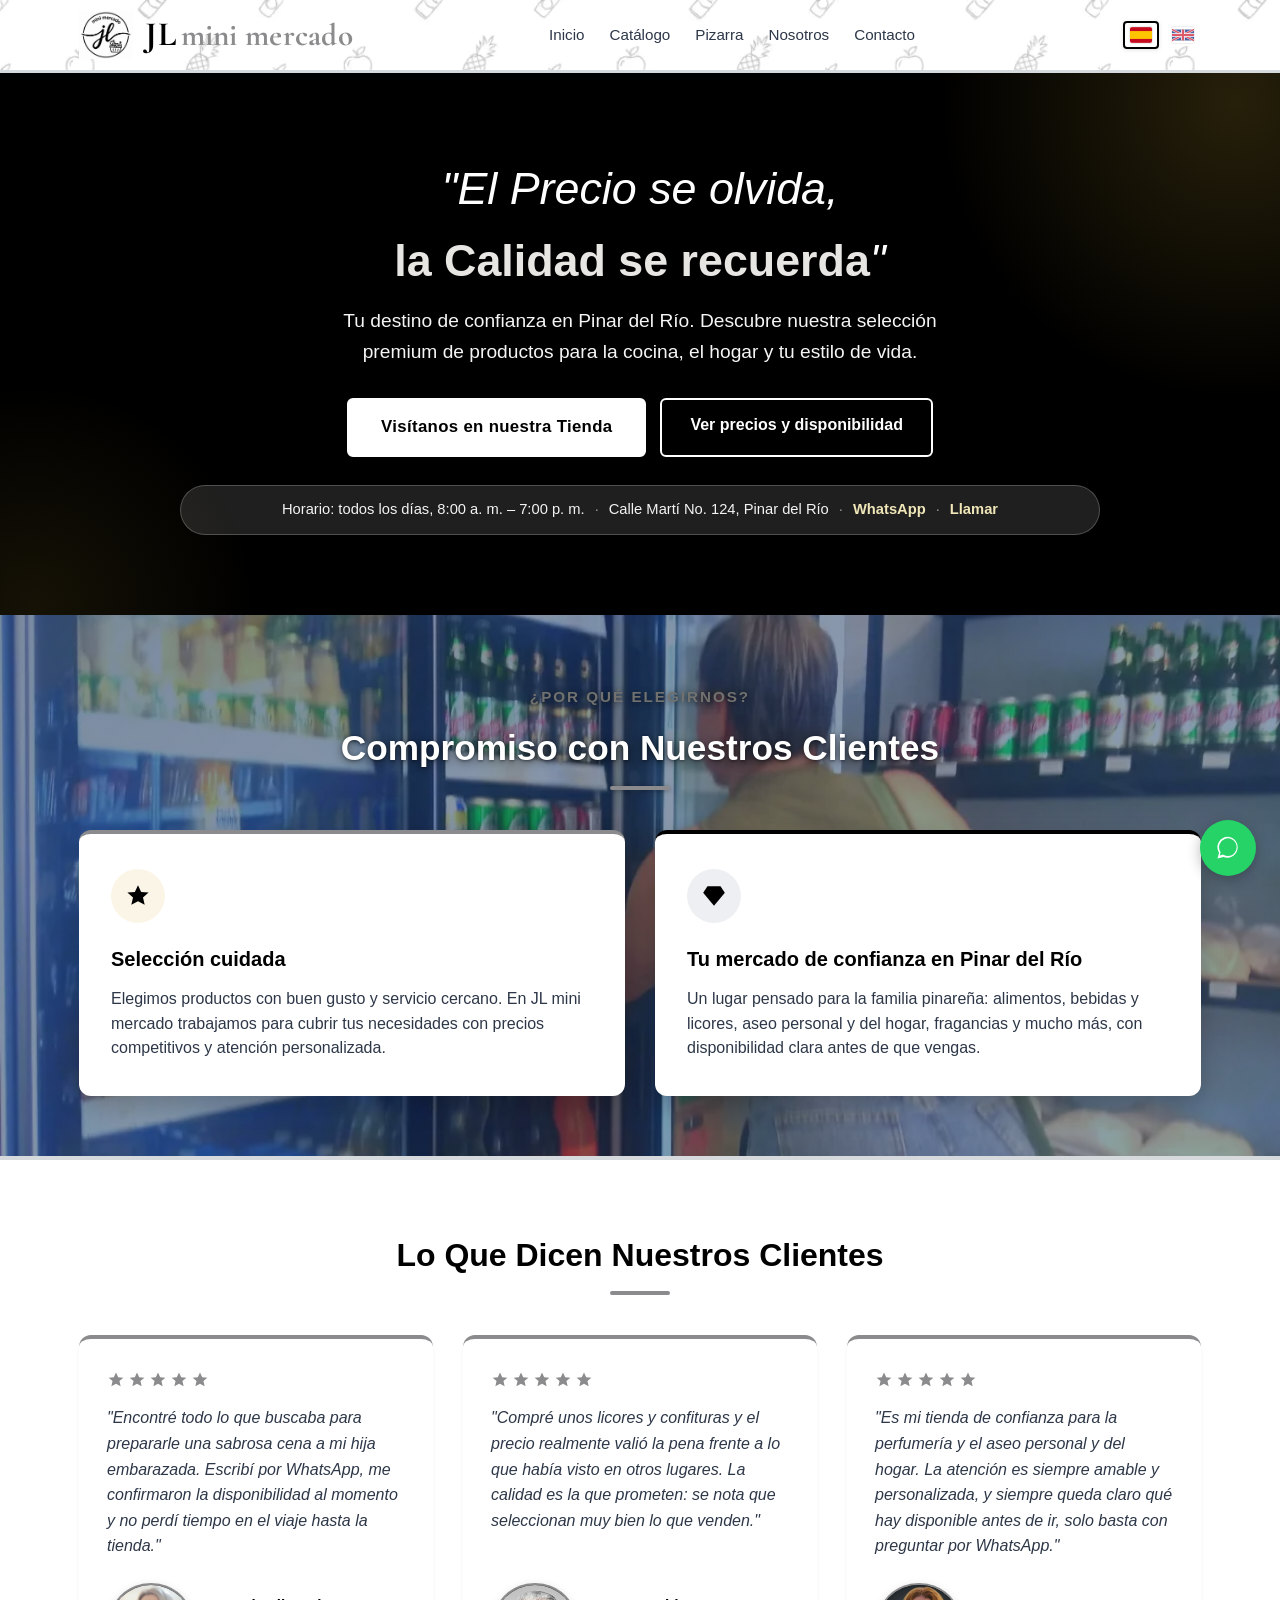
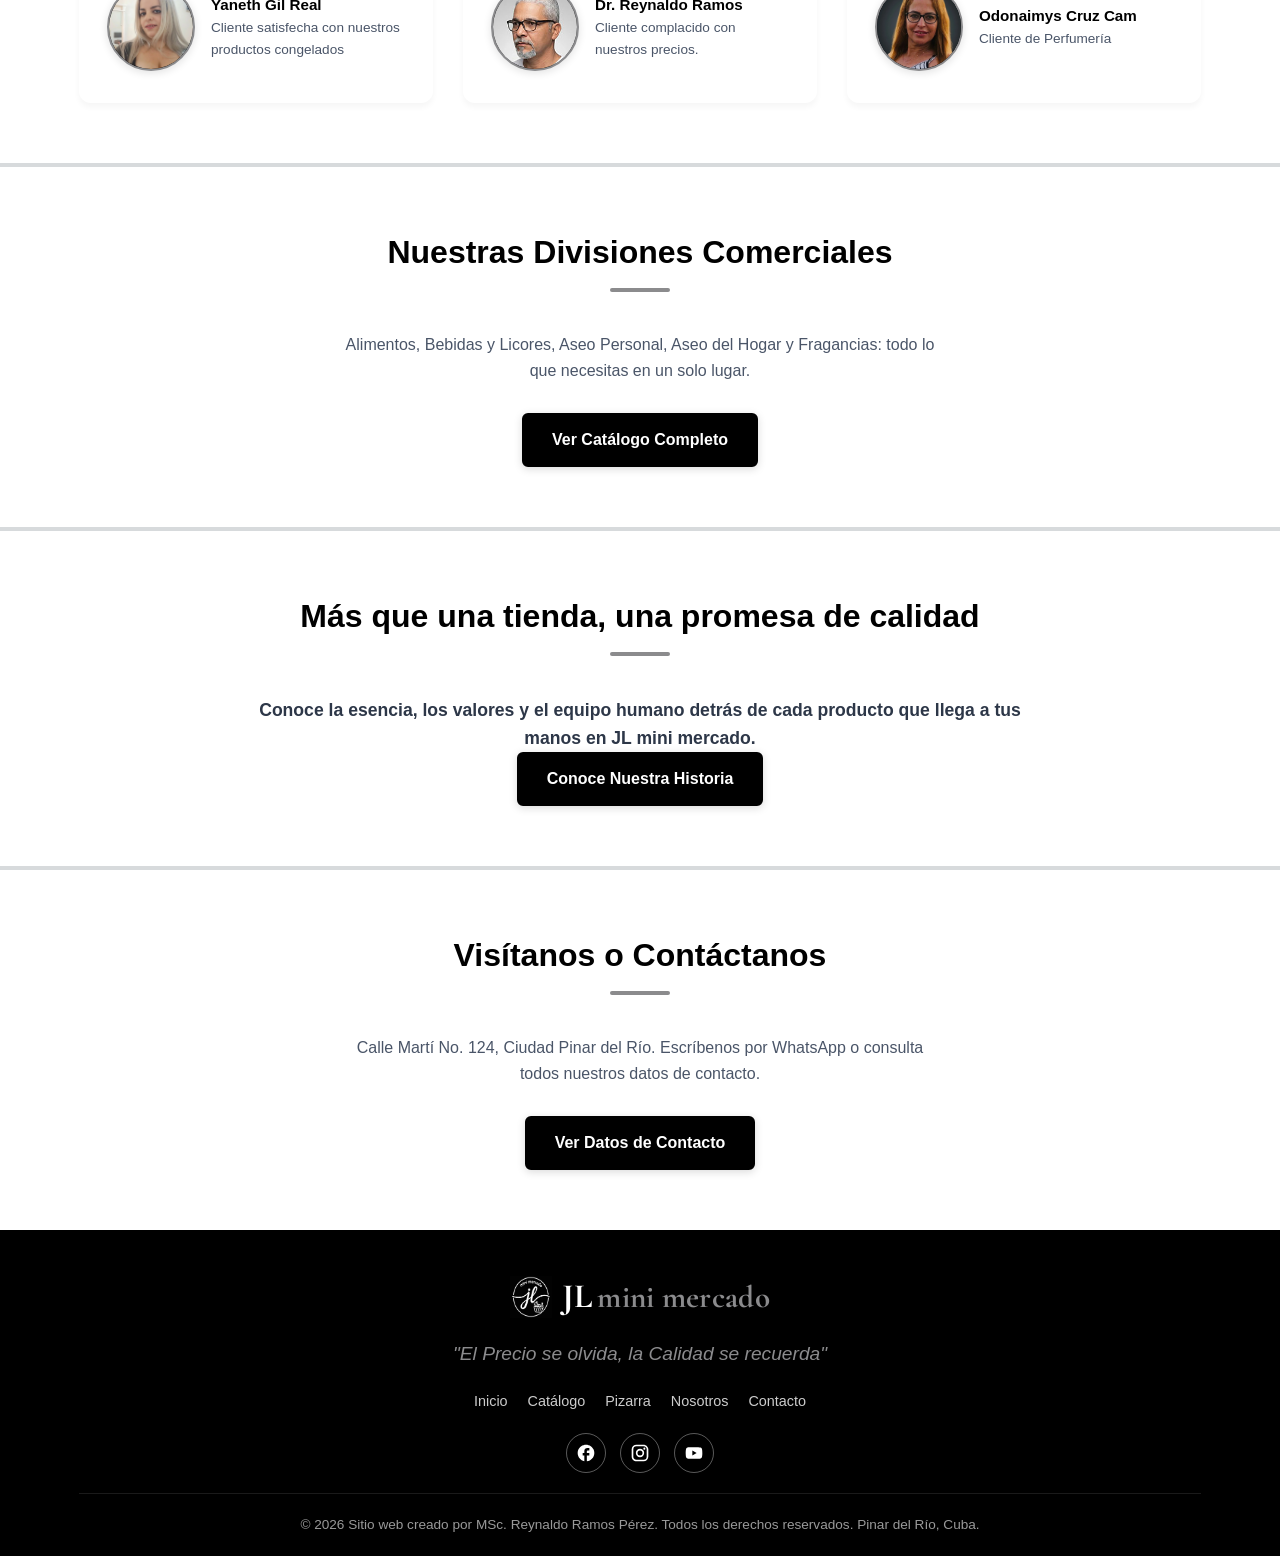
<file: index.html>
<!DOCTYPE html>
<html lang="es">
  <head>
    <meta charset="UTF-8" />
    <meta name="viewport" content="width=device-width, initial-scale=1.0" />
    <meta
      name="description"
      content="JL Mini Mercado Pinar del Río. El precio se olvida, la calidad se recuerda. Catálogo de Ventas."
    />
    <title>JL Mini Mercado | Calidad que se recuerda en Pinar del Río</title>

    <!-- Open Graph -->
    <meta property="og:type" content="website" />
    <meta property="og:locale" content="es_CU" />
    <meta property="og:site_name" content="JL Mini Mercado" />
    <meta property="og:title" content="JL Mini Mercado | Calidad que se recuerda en Pinar del Río" />
    <meta property="og:description" content="Tu destino de confianza en Pinar del Río. Productos premium para la cocina, el hogar y tu estilo de vida. El precio se olvida, la calidad se recuerda." />
    <meta property="og:url" content="https://losramosdelrey.github.io/JL-Mini-Mercado/" />
    <link rel="canonical" href="https://losramosdelrey.github.io/JL-Mini-Mercado/">
    <meta property="og:image" content="https://losramosdelrey.github.io/JL-Mini-Mercado/images/logos/logo.png" />

    <!-- Twitter Card -->
    <meta name="twitter:card" content="summary" />
    <meta name="twitter:title" content="JL Mini Mercado | Calidad que se recuerda" />
    <meta name="twitter:description" content="Productos premium en Pinar del Río. El precio se olvida, la calidad se recuerda." />

    <!-- PWA & Estilos -->
    <link rel="manifest" href="manifest.json">
    <link rel="icon" href="images/logos/favicon.ico" sizes="any">
    <meta name="theme-color" content="#000000">

    <!-- Apple / iOS PWA -->
    <meta name="apple-mobile-web-app-capable" content="yes">
    <meta name="apple-mobile-web-app-status-bar-style" content="black-translucent">
    <meta name="apple-mobile-web-app-title" content="JL Mercado">
    <link rel="apple-touch-icon" href="images/logos/icon-192.png">

    <link rel="stylesheet" href="css/main.css">
    <link rel="preconnect" href="https://fonts.googleapis.com">
    <link rel="preconnect" href="https://fonts.gstatic.com" crossorigin>
    <link href="https://fonts.googleapis.com/css2?family=Cormorant+Garamond:wght@400;500;600;700&display=swap" rel="stylesheet">
    <link rel="stylesheet" href="css/install.css">

    <!-- JSON-LD LocalBusiness -->
    <script type="application/ld+json">
    {
      "@context": "https://schema.org",
      "@type": "LocalBusiness",
      "name": "JL Mini Mercado",
      "description": "Mini mercado premium en Pinar del Río. Alimentos, aseo personal y del hogar, perfumería y más.",
      "url": "https://losramosdelrey.github.io/JL-Mini-Mercado/",
      "telephone": "+5351870743",
      "email": "jlminimercado@mercado.com",
      "address": {
        "@type": "PostalAddress",
        "streetAddress": "Calle Martí No. 124",
        "addressLocality": "Pinar del Río",
        "addressCountry": "CU"
      },
      "geo": {
        "@type": "GeoCoordinates",
        "latitude": "22.4175",
        "longitude": "-83.6981"
      },
      "image": "https://losramosdelrey.github.io/JL-Mini-Mercado/images/logos/logo.png",
      "priceRange": "$$",
      "openingHoursSpecification": {
        "@type": "OpeningHoursSpecification",
        "dayOfWeek": [
          "Monday",
          "Tuesday",
          "Wednesday",
          "Thursday",
          "Friday",
          "Saturday",
          "Sunday"
        ],
        "opens": "08:00",
        "closes": "19:00"
      },
      "sameAs": [
        "https://www.instagram.com/mini_mercadojl/"
      ]
    }
    </script>
</head>
  <body>
    <!-- HEADER -->
    <header role="banner" id="inicio">
      <div class="container nav-container">
        <a href="index.html" class="logo" aria-label="JL Mini Mercado - Ir al inicio">
          <img
            src="images/logos/logo.png"
            alt="JL Mini Mercado - Calidad que se recuerda"
            width="48"
            height="48"
          />
          <span class="logo-text"><span class="logo-jl">JL</span><span class="logo-rest"> mini mercado</span></span>
        </a>
        <nav role="navigation" aria-label="Menú principal">
          <ul class="nav-menu" id="navMenu">
            <li><a href="#inicio" data-i18n="nav.home">Inicio</a></li>
            <li><a href="catalogo.html" data-i18n="nav.catalog">Catálogo</a></li>
            <li><a href="pizarra.html" data-i18n="nav.board">Pizarra</a></li>
            <li><a href="nosotros.html" data-i18n="nav.about">Nosotros</a></li>
            <li><a href="contacto.html" data-i18n="nav.contact">Contacto</a></li>
          </ul>
        </nav>

        <div class="lang-switcher" role="group" aria-label="Idioma / Language">
          <button type="button" class="lang-btn active" data-lang="es" title="Español" aria-label="Español" aria-pressed="true">
            <svg class="flag-svg" viewBox="0 0 21 15" width="22" height="16" aria-hidden="true"><rect width="21" height="15" fill="#c60b1e"/><rect y="3.75" width="21" height="7.5" fill="#ffc400"/></svg>
          </button>
          <button type="button" class="lang-btn" data-lang="en" title="English" aria-label="English" aria-pressed="false">
            <svg class="flag-svg" viewBox="0 0 60 30" width="22" height="16" aria-hidden="true"><rect width="60" height="30" fill="#00247d"/><path d="M0,0 L60,30 M60,0 L0,30" stroke="#fff" stroke-width="6"/><path d="M0,0 L60,30 M60,0 L0,30" stroke="#cf142b" stroke-width="4"/><path d="M30,0 v30 M0,15 h60" stroke="#fff" stroke-width="10"/><path d="M30,0 v30 M0,15 h60" stroke="#cf142b" stroke-width="6"/></svg>
          </button>
        </div>

        <button type="button" class="hamburger" id="hamburger" data-i18n-aria="nav.open" aria-label="Abrir menú de navegación" aria-expanded="false" aria-controls="navMenu">
          <span></span>
          <span></span>
          <span></span>
        </button>
      </div>
    </header>

    <main>
      <!-- HERO SECTION -->
      <section class="hero fade-in" aria-label="Presentación principal">
        <div class="container">
          <h1 data-i18n="home.hero.title" data-i18n-html>
            "El precio se olvida, <br /><strong>la calidad se recuerda</strong>"
          </h1>
          <p data-i18n="home.hero.subtitle">
            Tu destino de confianza en Pinar del Río. Descubre nuestra selección
            premium de productos para la cocina, el hogar y tu estilo de vida.
          </p>
          <div class="hero-actions">
            <a href="contacto.html" class="btn btn-primary btn-hero" data-i18n="home.hero.cta">Visítanos en nuestra Tienda</a>
            <a href="pizarra.html" class="btn btn-hero-outline" data-i18n="home.board.cta">Ver precios y disponibilidad</a>
          </div>
          <div class="home-info-strip" aria-label="Horario y contacto rápido">
            <span class="home-info-item" data-i18n="home.info.hours">Horario: todos los días, 8:00 a. m. – 7:00 p. m.</span>
            <span class="home-info-sep" aria-hidden="true">·</span>
            <span class="home-info-item" data-i18n="home.info.address">Calle Martí No. 124, Pinar del Río</span>
            <span class="home-info-sep" aria-hidden="true">·</span>
            <a class="home-info-link" href="https://wa.me/5351870743?text=Hola%20JL%20mini%20mercado%2C%20quisiera%20consultar%20disponibilidad." target="_blank" rel="noopener noreferrer" data-i18n="home.info.whatsapp">WhatsApp</a>
            <span class="home-info-sep" aria-hidden="true">·</span>
            <a class="home-info-link" href="tel:+5351870743" data-i18n="home.info.phone">Llamar</a>
          </div>
        </div>
      </section>

      <!-- PROPUESTA DE VALOR -->
      <section class="value-prop fade-in" aria-labelledby="value-title">
        <div class="container">
          <p class="value-eyebrow"><strong data-i18n="home.why">¿Por qué elegirnos?</strong></p>
          <h2 class="section-title" id="value-title" data-i18n="home.commitment">Compromiso con Nuestros Clientes</h2>
          <div class="value-grid">
            <div class="value-card">
              <div class="value-icon">
                <svg viewBox="0 0 24 24" aria-hidden="true">
                  <path d="M12 2l2.9 6.26 6.9.6-5.2 4.56 1.57 6.77L12 16.9l-6.17 3.29 1.57-6.77-5.2-4.56 6.9-.6z"/>
                </svg>
              </div>
              <h3 data-i18n="home.quality.title">Selección cuidada</h3>
              <p data-i18n="home.quality.text">
                Elegimos productos con buen gusto y servicio cercano. En JL mini mercado
                trabajamos para cubrir tus necesidades con precios competitivos y atención personalizada.
              </p>
            </div>
            <div class="value-card">
              <div class="value-icon">
                <svg viewBox="0 0 24 24" aria-hidden="true">
                  <path d="M6 3L18 3L22 9L12 21L2 9Z" />
                </svg>
              </div>
              <h3 data-i18n="home.leader.title">Tu mercado de confianza en Pinar del Río</h3>
              <p data-i18n="home.leader.text">
                Un lugar pensado para la familia pinareña: alimentos, bebidas y licores,
                aseo personal y del hogar, fragancias y mucho más, con disponibilidad clara antes de que vengas.
              </p>
            </div>
          </div>
        </div>
      </section>

      <!-- TESTIMONIOS -->
      <section class="testimonials fade-in" aria-labelledby="testimonials-title">
        <div class="container">
          <h2 class="section-title" id="testimonials-title" data-i18n="home.testimonials">
            Lo Que Dicen Nuestros Clientes
          </h2>
          <div class="testimonials-grid">
            <article class="testimonial-card">
              <div class="testimonial-stars" aria-label="5 de 5 estrellas">
                <svg viewBox="0 0 24 24" aria-hidden="true"><path d="M12 2l2.9 6.26 6.9.6-5.2 4.56 1.57 6.77L12 16.9l-6.17 3.29 1.57-6.77-5.2-4.56 6.9-.6z"/></svg>
                <svg viewBox="0 0 24 24" aria-hidden="true"><path d="M12 2l2.9 6.26 6.9.6-5.2 4.56 1.57 6.77L12 16.9l-6.17 3.29 1.57-6.77-5.2-4.56 6.9-.6z"/></svg>
                <svg viewBox="0 0 24 24" aria-hidden="true"><path d="M12 2l2.9 6.26 6.9.6-5.2 4.56 1.57 6.77L12 16.9l-6.17 3.29 1.57-6.77-5.2-4.56 6.9-.6z"/></svg>
                <svg viewBox="0 0 24 24" aria-hidden="true"><path d="M12 2l2.9 6.26 6.9.6-5.2 4.56 1.57 6.77L12 16.9l-6.17 3.29 1.57-6.77-5.2-4.56 6.9-.6z"/></svg>
                <svg viewBox="0 0 24 24" aria-hidden="true"><path d="M12 2l2.9 6.26 6.9.6-5.2 4.56 1.57 6.77L12 16.9l-6.17 3.29 1.57-6.77-5.2-4.56 6.9-.6z"/></svg>
              </div>
              <p class="testimonial-text" data-i18n="home.t1.text">
                "Encontré todo lo que buscaba para prepararle una sabrosa cena a mi hija embarazada.
                 Escribí por WhatsApp, me confirmaron la
                disponibilidad al momento y no perdí tiempo en el viaje hasta
                la tienda."
              </p>
              <div class="testimonial-author">
                <div class="testimonial-avatar">
                  <img src="images/banners/testimonios/rubia.webp" alt="Yaneth Gil Real" width="88" height="88" loading="lazy" />
                </div>
                <div>
                  <div class="testimonial-name">Yaneth Gil Real</div>
                  <div class="testimonial-role" data-i18n="home.t1.role">Cliente satisfecha con nuestros productos congelados</div>
                </div>
              </div>
            </article>
            <article class="testimonial-card">
              <div class="testimonial-stars" aria-label="5 de 5 estrellas">
                <svg viewBox="0 0 24 24" aria-hidden="true"><path d="M12 2l2.9 6.26 6.9.6-5.2 4.56 1.57 6.77L12 16.9l-6.17 3.29 1.57-6.77-5.2-4.56 6.9-.6z"/></svg>
                <svg viewBox="0 0 24 24" aria-hidden="true"><path d="M12 2l2.9 6.26 6.9.6-5.2 4.56 1.57 6.77L12 16.9l-6.17 3.29 1.57-6.77-5.2-4.56 6.9-.6z"/></svg>
                <svg viewBox="0 0 24 24" aria-hidden="true"><path d="M12 2l2.9 6.26 6.9.6-5.2 4.56 1.57 6.77L12 16.9l-6.17 3.29 1.57-6.77-5.2-4.56 6.9-.6z"/></svg>
                <svg viewBox="0 0 24 24" aria-hidden="true"><path d="M12 2l2.9 6.26 6.9.6-5.2 4.56 1.57 6.77L12 16.9l-6.17 3.29 1.57-6.77-5.2-4.56 6.9-.6z"/></svg>
                <svg viewBox="0 0 24 24" aria-hidden="true"><path d="M12 2l2.9 6.26 6.9.6-5.2 4.56 1.57 6.77L12 16.9l-6.17 3.29 1.57-6.77-5.2-4.56 6.9-.6z"/></svg>
              </div>
              <p class="testimonial-text" data-i18n="home.t2.text">
                "Compré unos licores y confituras y el precio realmente valió la
                pena frente a lo que había visto en otros lugares. La calidad
                es la que prometen: se nota que seleccionan muy bien lo que
                venden."
              </p>
              <div class="testimonial-author">
                <div class="testimonial-avatar">
                  <img src="images/banners/testimonios/hombre.webp" alt="Dr. Reynaldo Ramos" width="88" height="88" loading="lazy" />
                </div>
                <div>
                  <div class="testimonial-name">Dr. Reynaldo Ramos</div>
                  <div class="testimonial-role" data-i18n="home.t2.role">Cliente complacido con nuestros precios.</div>
                </div>
              </div>
            </article>
            <article class="testimonial-card">
              <div class="testimonial-stars" aria-label="5 de 5 estrellas">
                <svg viewBox="0 0 24 24" aria-hidden="true"><path d="M12 2l2.9 6.26 6.9.6-5.2 4.56 1.57 6.77L12 16.9l-6.17 3.29 1.57-6.77-5.2-4.56 6.9-.6z"/></svg>
                <svg viewBox="0 0 24 24" aria-hidden="true"><path d="M12 2l2.9 6.26 6.9.6-5.2 4.56 1.57 6.77L12 16.9l-6.17 3.29 1.57-6.77-5.2-4.56 6.9-.6z"/></svg>
                <svg viewBox="0 0 24 24" aria-hidden="true"><path d="M12 2l2.9 6.26 6.9.6-5.2 4.56 1.57 6.77L12 16.9l-6.17 3.29 1.57-6.77-5.2-4.56 6.9-.6z"/></svg>
                <svg viewBox="0 0 24 24" aria-hidden="true"><path d="M12 2l2.9 6.26 6.9.6-5.2 4.56 1.57 6.77L12 16.9l-6.17 3.29 1.57-6.77-5.2-4.56 6.9-.6z"/></svg>
                <svg viewBox="0 0 24 24" aria-hidden="true"><path d="M12 2l2.9 6.26 6.9.6-5.2 4.56 1.57 6.77L12 16.9l-6.17 3.29 1.57-6.77-5.2-4.56 6.9-.6z"/></svg>
              </div>
              <p class="testimonial-text" data-i18n="home.t3.text">
                "Es mi tienda de confianza para la perfumería y el aseo personal
               y del hogar. La atención es siempre amable y personalizada, y
                siempre queda claro qué hay disponible antes de ir, solo basta con preguntar por WhatsApp."
              </p>
              <div class="testimonial-author">
                <div class="testimonial-avatar">
                  <img src="images/banners/testimonios/cuca.webp" alt="Odonaimys Cruz Cam" width="88" height="88" loading="lazy" />
                </div>
                <div>
                  <div class="testimonial-name">Odonaimys Cruz Cam</div>
                  <div class="testimonial-role" data-i18n="home.t3.role">Cliente de Perfumería</div>
                </div>
              </div>
            </article>
          </div>
        </div>
      </section>

      <!-- CATÁLOGO (Teaser) -->
      <section id="categorias" class="categories fade-in" aria-labelledby="divisions-title">
        <div class="container text-center">
          <h2 class="section-title" id="divisions-title" data-i18n="home.divisions">Nuestras Divisiones Comerciales</h2>
          <p class="section-lead" data-i18n="home.divisions.text">
            Alimentos, Bebidas y Licores, Aseo Personal, Aseo del Hogar y Fragancias:
            todo lo que necesitas en un solo lugar.
          </p>
          <div class="section-actions">
            <a href="catalogo.html" class="btn btn-primary" data-i18n="home.catalog.cta">Ver Catálogo Completo</a>
          </div>
        </div>
      </section>

      <!-- NOSOTROS (Teaser) -->
      <section id="nosotros" class="about fade-in" aria-labelledby="promise-title">
        <div class="container text-center">
          <h2 class="section-title" id="promise-title" data-i18n="home.promise">
            Más que una tienda, una promesa de calidad
          </h2>
          <p class="section-lead section-lead-strong" data-i18n="home.promise.text">
            Conoce la esencia, los valores y el equipo humano detrás de cada
            producto que llega a tus manos en JL mini mercado.
          </p>
          <a href="nosotros.html" class="btn btn-primary" data-i18n="home.history.cta">Conoce Nuestra Historia</a>
        </div>
      </section>

      <!-- CONTACTO (Teaser) -->
      <section id="contacto" class="contact fade-in" aria-labelledby="visit-title">
        <div class="container text-center">
          <h2 class="section-title" id="visit-title" data-i18n="home.visit">Visítanos o Contáctanos</h2>
          <p class="section-lead" data-i18n="home.visit.text">
            Calle Martí No. 124, Ciudad Pinar del Río. Escríbenos por
            WhatsApp o consulta todos nuestros datos de contacto.
          </p>
          <a href="contacto.html" class="btn btn-primary" data-i18n="home.contact.cta">Ver Datos de Contacto</a>
        </div>
      </section>
    </main>

    <!-- BOTONES FLOTANTES PERSISTENTES -->
    <div class="floating-actions">
      <a href="https://wa.me/5351870743?text=Hola,%20quisiera%20consultar%20disponibilidad%20de%20productos%20en%20JL%20mini%20mercado"
         class="btn-float btn-float-whatsapp"
         target="_blank"
         rel="noopener noreferrer"
         aria-label="Contactar por WhatsApp">
        <svg viewBox="0 0 32 32" width="26" height="26" fill="currentColor" aria-hidden="true">
          <path d="M16 2a13 13 0 0 0-11 19.8L3 29l7.3-1.9A13 13 0 1 0 16 2zm0 23.8c-2 0-3.9-.5-5.6-1.5l-.4-.2-4.2 1.1 1.1-4.1-.3-.5A10.8 10.8 0 1 1 16 25.8z"/>
        </svg>
      </a>
      <a href="tel:+5351870743"
         class="btn-float btn-float-call"
         aria-label="Llamar directamente por teléfono">
        <svg viewBox="0 0 24 24" width="24" height="24" fill="currentColor" aria-hidden="true">
          <path d="M6.6 10.8c1.4 2.8 3.8 5.1 6.6 6.6l2.2-2.2c.3-.3.7-.4 1-.2 1.1.4 2.3.6 3.6.6.6 0 1 .4 1 1V20c0 .6-.4 1-1 1-9.4 0-17-7.6-17-17 0-.6.4-1 1-1h3.5c.6 0 1 .4 1 1 0 1.2.2 2.4.6 3.6.1.3 0 .7-.2 1l-2.3 2.2z"/>
        </svg>
      </a>
    </div>

    <!-- FOOTER -->
    <footer role="contentinfo">
      <div class="container">
        <div class="footer-logo">
          <img
            src="images/logos/logo_invertido.png"
            alt="JL Mini Mercado"
            width="42"
            height="42"
          />
          <span class="footer-logo-text"><span class="footer-logo-jl">JL</span><span class="footer-logo-rest"> mini mercado</span></span>
        </div>
        <p class="footer-slogan" data-i18n="footer.slogan">
          "El precio se olvida, la calidad se recuerda"
        </p>
        <nav class="footer-links" aria-label="Enlaces del pie de página">
          <a href="#inicio" data-i18n="nav.home">Inicio</a>
          <a href="catalogo.html" data-i18n="nav.catalog">Catálogo</a>
          <a href="pizarra.html" data-i18n="nav.board">Pizarra</a>
          <a href="nosotros.html" data-i18n="nav.about">Nosotros</a>
          <a href="contacto.html" data-i18n="nav.contact">Contacto</a>
        </nav>
        
            <div class="footer-social" role="list" aria-label="Redes sociales">
                <!-- Enlaces pendientes: sustituir href="#" por la URL real de cada red -->
                <a href="#" class="footer-social-link" role="listitem" aria-label="Facebook" data-network="facebook" title="Facebook">
                    <svg viewBox="0 0 24 24" width="20" height="20" aria-hidden="true" fill="currentColor"><path d="M22 12c0-5.52-4.48-10-10-10S2 6.48 2 12c0 4.84 3.44 8.87 8 9.8V15H8v-3h2V9.5C10 7.57 11.57 6 13.5 6H16v3h-2c-.55 0-1 .45-1 1v2h3v3h-3v6.95c5.05-.5 9-4.76 9-9.95z"/></svg>
                </a>
                <a href="https://www.instagram.com/mini_mercadojl/" class="footer-social-link" role="listitem" aria-label="Instagram" data-network="instagram" target="_blank" rel="noopener noreferrer" title="Instagram">
                    <svg viewBox="0 0 24 24" width="20" height="20" aria-hidden="true" fill="currentColor"><path d="M7.8 2h8.4C19.4 2 22 4.6 22 7.8v8.4a5.8 5.8 0 0 1-5.8 5.8H7.8C4.6 22 2 19.4 2 16.2V7.8A5.8 5.8 0 0 1 7.8 2m-.2 2A3.6 3.6 0 0 0 4 7.6v8.8C4 18.39 5.61 20 7.6 20h8.8a3.6 3.6 0 0 0 3.6-3.6V7.6C20 5.61 18.39 4 16.4 4H7.6m9.65 1.5a1.25 1.25 0 1 1 0 2.5 1.25 1.25 0 0 1 0-2.5M12 7a5 5 0 1 1 0 10 5 5 0 0 1 0-10m0 2a3 3 0 1 0 0 6 3 3 0 0 0 0-6z"/></svg>
                </a>
                <a href="#" class="footer-social-link" role="listitem" aria-label="YouTube" data-network="youtube" title="YouTube">
                    <svg viewBox="0 0 24 24" width="20" height="20" aria-hidden="true" fill="currentColor"><path d="M10 15l5.19-3L10 9v6m11.56-7.83c.13.47.22 1.1.28 1.9.07.8.1 1.49.1 2.09L22 12c0 2.19-.16 3.8-.44 4.83-.25.9-.83 1.48-1.73 1.73-.47.13-1.33.22-2.65.28-1.3.07-2.49.1-3.59.1L12 19c-4.19 0-6.8-.16-7.83-.44-.9-.25-1.48-.83-1.73-1.73-.13-.47-.22-1.1-.28-1.9-.07-.8-.1-1.49-.1-2.09L2 12c0-2.19.16-3.8.44-4.83.25-.9.83-1.48 1.73-1.73.47-.13 1.33-.22 2.65-.28 1.3-.07 2.49-.1 3.59-.1L12 5c4.19 0 6.8.16 7.83.44.9.25 1.48.83 1.73 1.73z"/></svg>
                </a>
            </div>

        <p class="copyright" data-i18n="footer.copyright">
          © 2026 Sitio web creado por MSc. Reynaldo Ramos Pérez. Todos los derechos reservados. Pinar del Río, Cuba.
        </p>
      </div>
    </footer>

    <script src="js/i18n.js" defer></script>
    <script src="js/install.js" defer></script>
    <script src="js/main.js" defer></script>
    <!-- Registro del Service Worker para la PWA -->
    <script>
      if ('serviceWorker' in navigator) {
        window.addEventListener('load', () => {
          navigator.serviceWorker.register('./sw.js')
            .then(reg => console.log('Service Worker registrado', reg))
            .catch(err => console.error('Error al registrar Service Worker', err));
        });
      }
    </script>
</body>
</html>
</file>
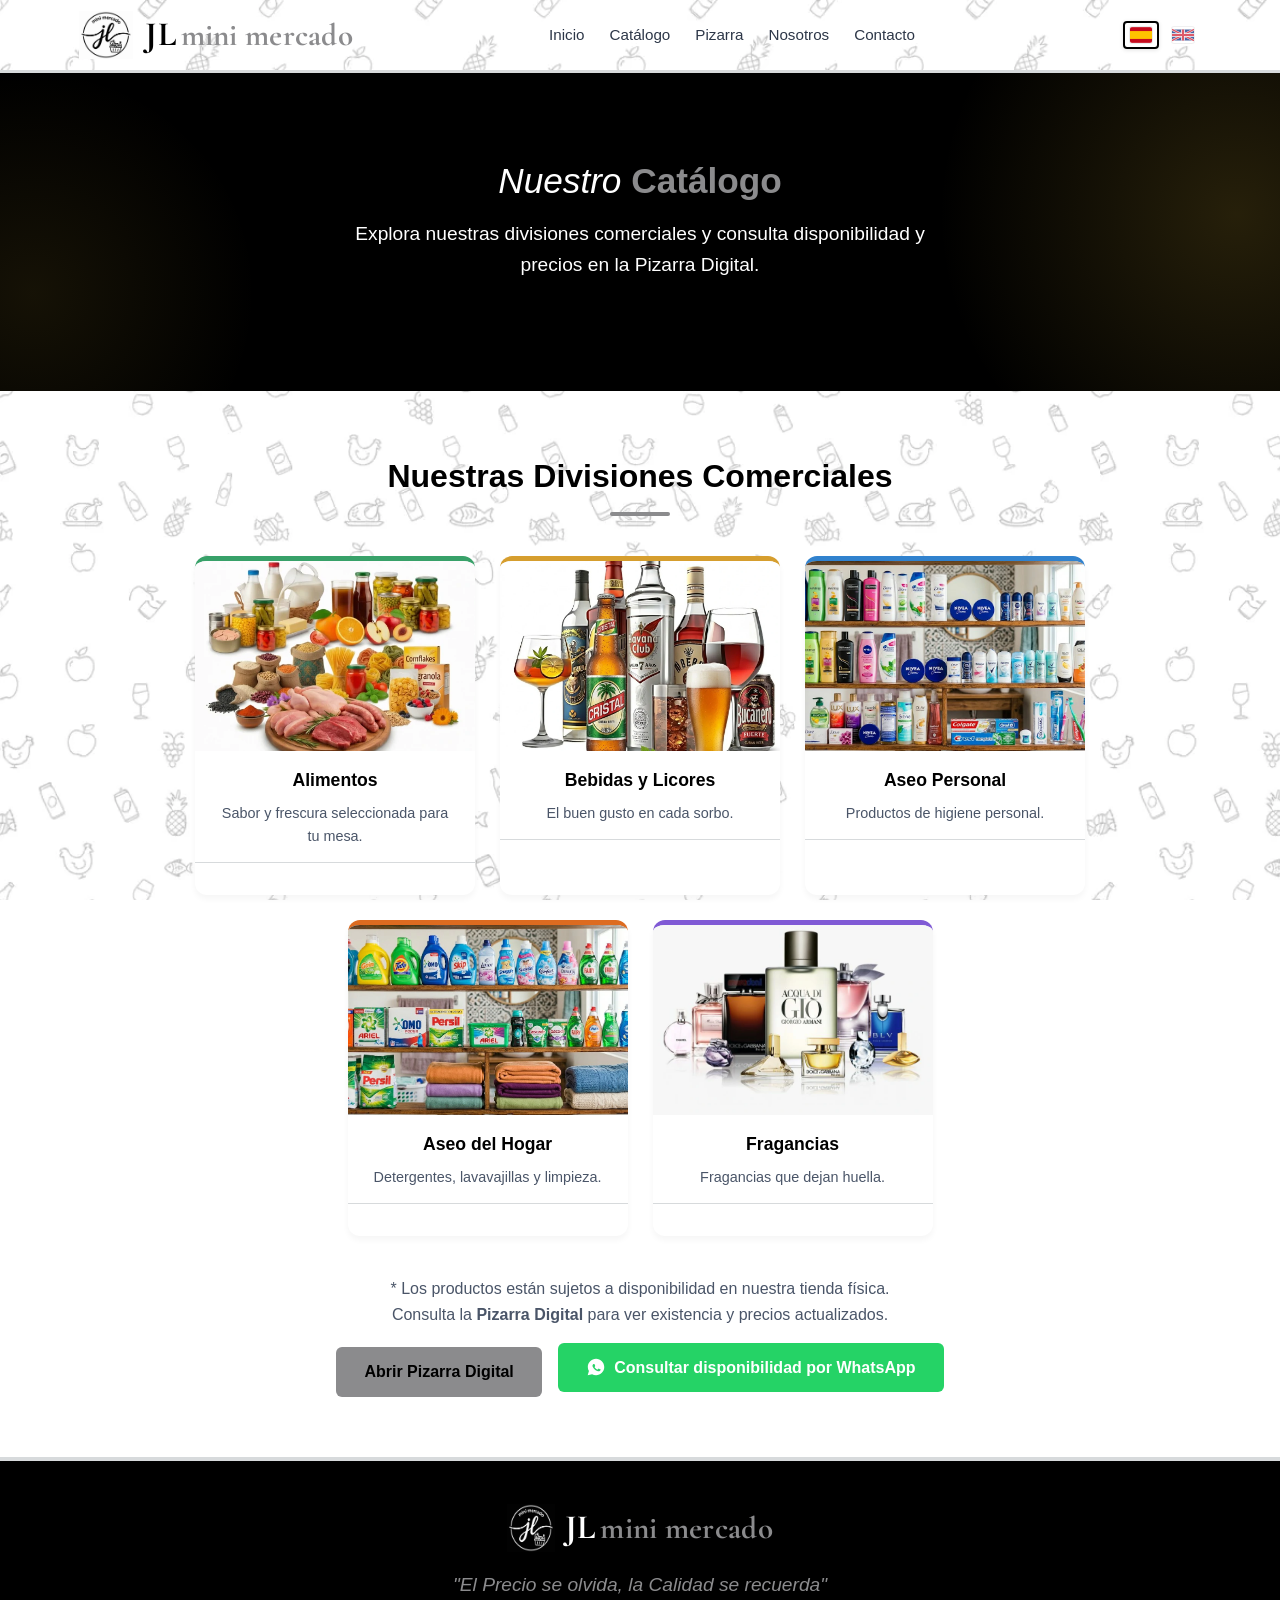
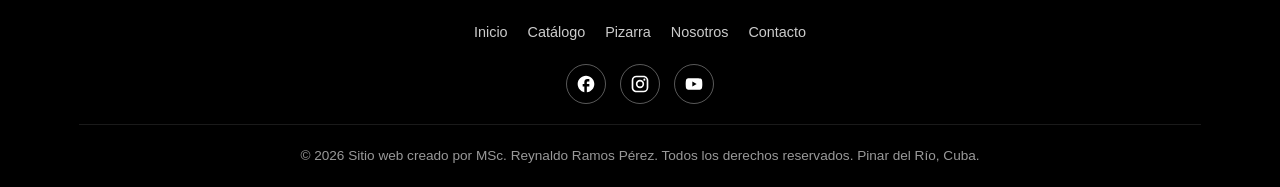
<file: catalogo.html>
<!DOCTYPE html>
<html lang="es">
<head>
    <meta charset="UTF-8">
    <meta name="viewport" content="width=device-width, initial-scale=1.0">
    <meta name="description" content="Catálogo completo de JL Mini Mercado: Aseo Personal y del Hogar, Alimentos Variados y Perfumería. Calidad que se recuerda en Pinar del Río.">
    <title>Catálogo | JL Mini Mercado Pinar del Río</title>

    <!-- Open Graph -->
    <meta property="og:type" content="website" />
    <meta property="og:locale" content="es_CU" />
    <meta property="og:site_name" content="JL Mini Mercado" />
    <meta property="og:title" content="Catálogo | JL Mini Mercado Pinar del Río" />
    <meta property="og:description" content="Catálogo completo de JL Mini Mercado: Aseo Personal y del Hogar, Alimentos Variados y Perfumería. Calidad que se recuerda en Pinar del Río." />
    <meta property="og:url" content="https://losramosdelrey.github.io/JL-Mini-Mercado/catalogo.html" />
    <link rel="canonical" href="https://losramosdelrey.github.io/JL-Mini-Mercado/catalogo.html">
    <meta property="og:image" content="https://losramosdelrey.github.io/JL-Mini-Mercado/images/logos/logo.png" />

    <!-- Twitter Card -->
    <meta name="twitter:card" content="summary" />
    <meta name="twitter:title" content="Catálogo | JL Mini Mercado" />
    <meta name="twitter:description" content="Catálogo completo: Alimentos, Bebidas, Aseo Personal y del Hogar, Fragancias. Pinar del Río." />

    <!-- PWA & Estilos -->
    <link rel="manifest" href="manifest.json">
    <link rel="icon" href="images/logos/favicon.ico" sizes="any">
    <meta name="theme-color" content="#000000">

    <!-- Apple / iOS PWA -->
    <meta name="apple-mobile-web-app-capable" content="yes">
    <meta name="apple-mobile-web-app-status-bar-style" content="black-translucent">
    <meta name="apple-mobile-web-app-title" content="JL Mercado">
    <link rel="apple-touch-icon" href="images/logos/icon-192.png">

    <link rel="stylesheet" href="css/catalogo.css">
    <link rel="preconnect" href="https://fonts.googleapis.com">
    <link rel="preconnect" href="https://fonts.gstatic.com" crossorigin>
    <link href="https://fonts.googleapis.com/css2?family=Cormorant+Garamond:wght@400;500;600;700&display=swap" rel="stylesheet">
    <link rel="stylesheet" href="css/install.css">
</head>
<body>

    <!-- HEADER -->
    <header role="banner">
        <div class="container nav-container">
            <a href="index.html" class="logo" aria-label="JL Mini Mercado - Ir al inicio">
                <img src="images/logos/logo.png" alt="JL Mini Mercado - Calidad que se recuerda" width="48" height="48">
                <span class="logo-text"><span class="logo-jl">JL</span><span class="logo-rest"> mini mercado</span></span>
            </a>
            <nav role="navigation" aria-label="Menú principal">
                <ul class="nav-menu" id="navMenu">
                    <li><a href="index.html#inicio" data-i18n="nav.home">Inicio</a></li>
                    <li><a href="catalogo.html" data-i18n="nav.catalog">Catálogo</a></li>
                    <li><a href="pizarra.html" data-i18n="nav.board">Pizarra</a></li>
                    <li><a href="nosotros.html" data-i18n="nav.about">Nosotros</a></li>
                    <li><a href="contacto.html" data-i18n="nav.contact">Contacto</a></li>
                </ul>
            </nav>

            <div class="lang-switcher" role="group" aria-label="Idioma / Language">
                <button type="button" class="lang-btn active" data-lang="es" title="Español" aria-label="Español" aria-pressed="true">
                    <svg class="flag-svg" viewBox="0 0 21 15" width="22" height="16" aria-hidden="true"><rect width="21" height="15" fill="#c60b1e"/><rect y="3.75" width="21" height="7.5" fill="#ffc400"/></svg>
                </button>
                <button type="button" class="lang-btn" data-lang="en" title="English" aria-label="English" aria-pressed="false">
                    <svg class="flag-svg" viewBox="0 0 60 30" width="22" height="16" aria-hidden="true"><rect width="60" height="30" fill="#00247d"/><path d="M0,0 L60,30 M60,0 L0,30" stroke="#fff" stroke-width="6"/><path d="M0,0 L60,30 M60,0 L0,30" stroke="#cf142b" stroke-width="4"/><path d="M30,0 v30 M0,15 h60" stroke="#fff" stroke-width="10"/><path d="M30,0 v30 M0,15 h60" stroke="#cf142b" stroke-width="6"/></svg>
                </button>
            </div>

            <button type="button" class="hamburger" id="hamburger" aria-label="Abrir menú de navegación" aria-expanded="false" aria-controls="navMenu">
                <span></span>
                <span></span>
                <span></span>
            </button>
        </div>
    </header>

    <main>
        <!-- PAGE BANNER -->
        <section class="hero fade-in" aria-label="Título del catálogo">
            <div class="container">
                <h1 data-i18n="catalog.title" data-i18n-html>Nuestro <strong>Catálogo</strong></h1>
                <p data-i18n="catalog.subtitle">Explora nuestras divisiones comerciales y consulta disponibilidad y precios en la Pizarra Digital.</p>
            </div>
        </section>

        <!-- CATEGORÍAS -->
        <section id="categorias" class="categories fade-in" aria-labelledby="divisions-title">
            <div class="container">
                <h2 class="section-title" id="divisions-title" data-i18n="catalog.divisions">Nuestras Divisiones Comerciales</h2>
                <div class="category-grid">

                    <!-- 1. Alimentos -->
                    <a href="pizarra.html#alimentos" class="category-card cat-alimentos">
                        <img class="cat-image" src="./images/products/Alimentos.webp" alt="Alimentos - productos seleccionados para tu mesa" width="280" height="190" loading="lazy">
                        <h3 data-i18n="catalog.food">Alimentos</h3>
                        <p data-i18n="catalog.food.desc">Sabor y frescura seleccionada para tu mesa.</p>
                        <div class="cat-footer"></div>
                    </a>

                    <!-- 2. Bebidas y Licores -->
                    <a href="pizarra.html#bebidas" class="category-card cat-reloj">
                        <img class="cat-image" src="./images/products/Bebidas_y_Licores.webp" alt="Bebidas y Licores" width="280" height="190" loading="lazy">
                        <h3 data-i18n="catalog.drinks">Bebidas y Licores</h3>
                        <p data-i18n="catalog.drinks.desc">El buen gusto en cada sorbo.</p>
                        <div class="cat-footer"></div>
                    </a>

                    <!-- 3. Aseo Personal -->
                    <a href="pizarra.html#aseo_personal" class="category-card cat-aseo">
                        <img class="cat-image" src="./images/products/Aseo_y_Limpieza.webp" alt="Aseo Personal - productos de higiene" width="280" height="190" loading="lazy">
                        <h3 data-i18n="catalog.personal">Aseo Personal</h3>
                        <p data-i18n="catalog.personal.desc">Productos de higiene personal.</p>
                        <div class="cat-footer"></div>
                    </a>

                    <!-- 4. Aseo del Hogar -->
                    <a href="pizarra.html#aseo_hogar" class="category-card cat-utiles">
                        <img class="cat-image" src="./images/products/Utiles_del_Hogar.webp" alt="Aseo del Hogar - detergentes y limpieza" width="280" height="190" loading="lazy">
                        <h3 data-i18n="catalog.home">Aseo del Hogar</h3>
                        <p data-i18n="catalog.home.desc">Detergentes, lavavajillas y limpieza.</p>
                        <div class="cat-footer"></div>
                    </a>

                    <!-- 5. Fragancias / Perfumería -->
                    <a href="pizarra.html#fragancias" class="category-card cat-perfume">
                        <img class="cat-image" src="./images/products/Perfumeria.webp" alt="Fragancias y perfumería" width="280" height="190" loading="lazy">
                        <h3 data-i18n="catalog.fragrances">Fragancias</h3>
                        <p data-i18n="catalog.fragrances.desc">Fragancias que dejan huella.</p>
                        <div class="cat-footer"></div>
                    </a>

                </div>

                <div class="catalog-cta">
                    <p class="catalog-note" data-i18n="catalog.note" data-i18n-html>
                        * Los productos están sujetos a disponibilidad en nuestra tienda física.<br>
                        Consulta la <strong>Pizarra Digital</strong> para ver existencia y precios actualizados.
                    </p>
                    <a href="pizarra.html" class="btn btn-primary" data-i18n="catalog.board.cta">Abrir Pizarra Digital</a>
                    <a href="https://wa.me/5351870743?text=Hola%20JL%20Mini%20Mercado%2C%20me%20interesa%20consultar%20disponibilidad%20de%20un%20producto." class="btn btn-whatsapp" target="_blank" rel="noopener noreferrer" aria-label="Consultar disponibilidad por WhatsApp">
                        <svg width="20" height="20" viewBox="0 0 24 24" fill="currentColor" aria-hidden="true"><path d="M12.04 2C6.59 2 2.17 6.42 2.17 11.87c0 1.75.46 3.45 1.33 4.95L2.05 22l5.25-1.38c1.45.79 3.08 1.21 4.74 1.21 5.45 0 9.87-4.42 9.87-9.87S17.49 2 12.04 2zm5.23 13.94c-.22.62-1.28 1.19-1.77 1.27-.47.08-.91.11-2.77-.67-2.34-.98-3.84-3.36-3.96-3.52-.12-.16-.96-1.28-.96-2.44s.61-1.73.82-1.97c.22-.24.47-.3.62-.3.16 0 .31 0 .45.01.15.01.35-.06.55.42.2.48.68 1.66.74 1.78.06.12.1.26.02.42-.08.16-.12.26-.24.4-.12.14-.25.31-.36.42-.12.12-.24.25-.1.48.14.23.62 1.02 1.33 1.65.91.81 1.68 1.06 1.92 1.18.24.12.38.1.52-.06.14-.16.6-.7.76-.94.16-.24.32-.2.54-.12.22.08 1.4.66 1.64.78.24.12.4.18.46.28.06.1.06.58-.16 1.2z"/></svg>
                        <span data-i18n="catalog.wa.cta">Consultar disponibilidad por WhatsApp</span>
                    </a>
                </div>
            </div>
        </section>
    </main>

    <!-- FOOTER -->
    <footer role="contentinfo">
        <div class="container">
            <div class="footer-logo">
                <img src="images/logos/logo_invertido.png" alt="JL Mini Mercado" width="48" height="48">
                <span class="footer-logo-text"><span class="footer-logo-jl">JL</span><span class="footer-logo-rest"> mini mercado</span></span>
            </div>
            <p class="footer-slogan" data-i18n="footer.slogan">"El Precio se olvida, la Calidad se recuerda"</p>
            <nav class="footer-links" aria-label="Enlaces del pie de página">
                <a href="index.html#inicio" data-i18n="nav.home">Inicio</a>
                <a href="catalogo.html" data-i18n="nav.catalog">Catálogo</a>
                <a href="pizarra.html" data-i18n="nav.board">Pizarra</a>
                <a href="nosotros.html" data-i18n="nav.about">Nosotros</a>
                <a href="contacto.html" data-i18n="nav.contact">Contacto</a>
            </nav>
            
            <div class="footer-social" role="list" aria-label="Redes sociales">
                <!-- Enlaces pendientes: sustituir href="#" por la URL real de cada red -->
                <a href="#" class="footer-social-link" role="listitem" aria-label="Facebook" data-network="facebook" title="Facebook">
                    <svg viewBox="0 0 24 24" width="20" height="20" aria-hidden="true" fill="currentColor"><path d="M22 12c0-5.52-4.48-10-10-10S2 6.48 2 12c0 4.84 3.44 8.87 8 9.8V15H8v-3h2V9.5C10 7.57 11.57 6 13.5 6H16v3h-2c-.55 0-1 .45-1 1v2h3v3h-3v6.95c5.05-.5 9-4.76 9-9.95z"/></svg>
                </a>
                <a href="https://www.instagram.com/mini_mercadojl/" class="footer-social-link" role="listitem" aria-label="Instagram" data-network="instagram" target="_blank" rel="noopener noreferrer" title="Instagram">
                    <svg viewBox="0 0 24 24" width="20" height="20" aria-hidden="true" fill="currentColor"><path d="M7.8 2h8.4C19.4 2 22 4.6 22 7.8v8.4a5.8 5.8 0 0 1-5.8 5.8H7.8C4.6 22 2 19.4 2 16.2V7.8A5.8 5.8 0 0 1 7.8 2m-.2 2A3.6 3.6 0 0 0 4 7.6v8.8C4 18.39 5.61 20 7.6 20h8.8a3.6 3.6 0 0 0 3.6-3.6V7.6C20 5.61 18.39 4 16.4 4H7.6m9.65 1.5a1.25 1.25 0 1 1 0 2.5 1.25 1.25 0 0 1 0-2.5M12 7a5 5 0 1 1 0 10 5 5 0 0 1 0-10m0 2a3 3 0 1 0 0 6 3 3 0 0 0 0-6z"/></svg>
                </a>
                <a href="#" class="footer-social-link" role="listitem" aria-label="YouTube" data-network="youtube" title="YouTube">
                    <svg viewBox="0 0 24 24" width="20" height="20" aria-hidden="true" fill="currentColor"><path d="M10 15l5.19-3L10 9v6m11.56-7.83c.13.47.22 1.1.28 1.9.07.8.1 1.49.1 2.09L22 12c0 2.19-.16 3.8-.44 4.83-.25.9-.83 1.48-1.73 1.73-.47.13-1.33.22-2.65.28-1.3.07-2.49.1-3.59.1L12 19c-4.19 0-6.8-.16-7.83-.44-.9-.25-1.48-.83-1.73-1.73-.13-.47-.22-1.1-.28-1.9-.07-.8-.1-1.49-.1-2.09L2 12c0-2.19.16-3.8.44-4.83.25-.9.83-1.48 1.73-1.73.47-.13 1.33-.22 2.65-.28 1.3-.07 2.49-.1 3.59-.1L12 5c4.19 0 6.8.16 7.83.44.9.25 1.48.83 1.73 1.73z"/></svg>
                </a>
            </div>

        <p class="copyright" data-i18n="footer.copyright">© 2026 Sitio web creado por MSc. Reynaldo Ramos Pérez. Todos los derechos reservados. Pinar del Río, Cuba.</p>
        </div>
    </footer>

    <script src="js/i18n.js" defer></script>
    <script src="js/install.js" defer></script>
    <script src="js/main.js" defer></script>
    <script src="js/catalogo.js" defer></script>
    <!-- Registro del Service Worker para la PWA -->
    <script>
      if ('serviceWorker' in navigator) {
        window.addEventListener('load', () => {
          navigator.serviceWorker.register('./sw.js')
            .then(reg => console.log('Service Worker registrado', reg))
            .catch(err => console.error('Error al registrar Service Worker', err));
        });
      }
    </script>
</body>
</html>
</file>
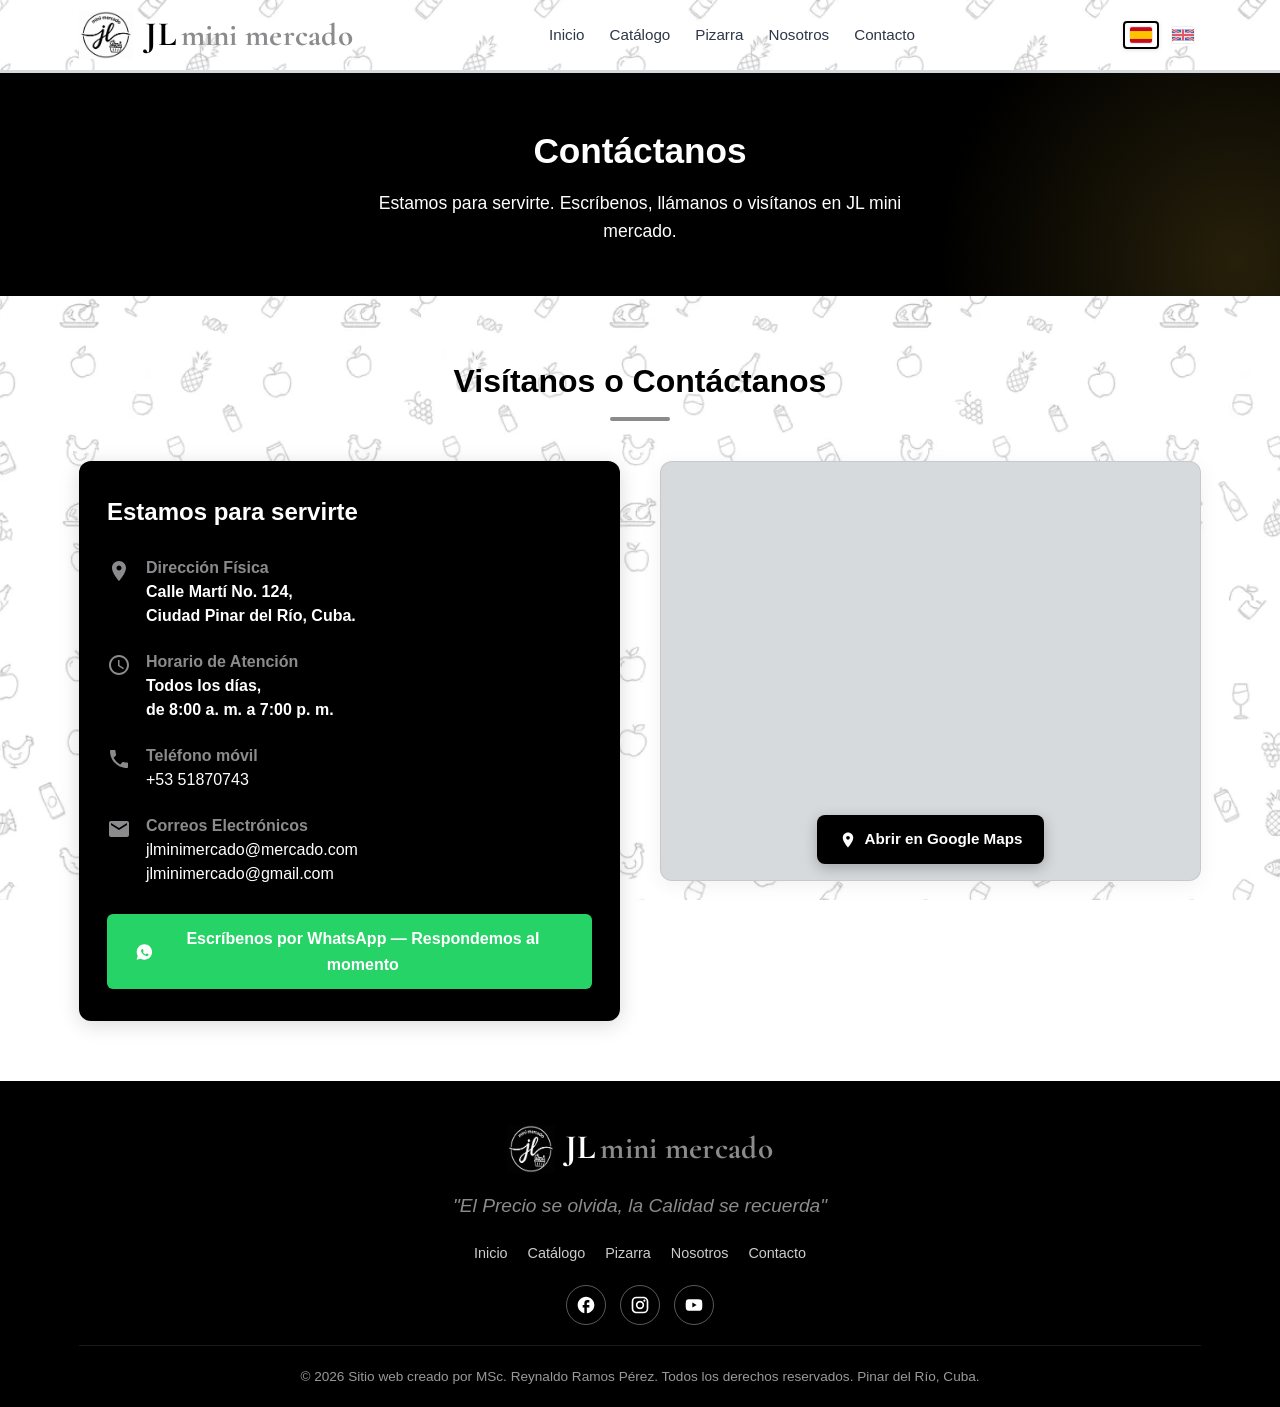
<file: contacto.html>
<!DOCTYPE html>
<html lang="es">
<head>
    <meta charset="UTF-8">
    <meta name="viewport" content="width=device-width, initial-scale=1.0">
    <meta name="description" content="Contacta con JL Mini Mercado en Pinar del Río: dirección, teléfonos, correo y WhatsApp. Visítanos o escríbenos.">
    <title>Contacto | JL Mini Mercado en Pinar del Río</title>

    <!-- Open Graph -->
    <meta property="og:type" content="website" />
    <meta property="og:locale" content="es_CU" />
    <meta property="og:site_name" content="JL Mini Mercado" />
    <meta property="og:title" content="Contacto | JL Mini Mercado en Pinar del Río" />
    <meta property="og:description" content="Contacta con JL Mini Mercado en Pinar del Río: dirección, teléfonos, correo y WhatsApp. Visítanos o escríbenos." />
    <meta property="og:url" content="https://losramosdelrey.github.io/JL-Mini-Mercado/contacto.html" />
    <link rel="canonical" href="https://losramosdelrey.github.io/JL-Mini-Mercado/contacto.html">
    <meta property="og:image" content="https://losramosdelrey.github.io/JL-Mini-Mercado/images/logos/logo.png" />

    <!-- Twitter Card -->
    <meta name="twitter:card" content="summary" />
    <meta name="twitter:title" content="Contacto | JL Mini Mercado" />
    <meta name="twitter:description" content="Dirección, teléfonos, correo y WhatsApp. Visítanos en Calle Martí No. 124, Pinar del Río." />

    <link rel="manifest" href="manifest.json">
    <link rel="icon" href="images/logos/favicon.ico" sizes="any">
    <meta name="theme-color" content="#000000">

    <!-- Apple / iOS PWA -->
    <meta name="apple-mobile-web-app-capable" content="yes">
    <meta name="apple-mobile-web-app-status-bar-style" content="black-translucent">
    <meta name="apple-mobile-web-app-title" content="JL Mercado">
    <link rel="apple-touch-icon" href="images/logos/icon-192.png">

    <link rel="stylesheet" href="css/contacto.css">
    <link rel="preconnect" href="https://fonts.googleapis.com">
    <link rel="preconnect" href="https://fonts.gstatic.com" crossorigin>
    <link href="https://fonts.googleapis.com/css2?family=Cormorant+Garamond:wght@400;500;600;700&display=swap" rel="stylesheet">
    <link rel="stylesheet" href="css/install.css">

    <!-- JSON-LD Store / LocalBusiness -->
    <script type="application/ld+json">
    {
      "@context": "https://schema.org",
      "@type": ["Store", "LocalBusiness"],
      "name": "JL Mini Mercado",
      "alternateName": "JL Mercado",
      "description": "Mini mercado premium en Pinar del Río. Alimentos, aseo personal y del hogar, bebidas, licores y fragancias. El precio se olvida, la calidad se recuerda.",
      "url": "https://losramosdelrey.github.io/JL-Mini-Mercado/",
      "telephone": "+53-5187-0743",
      "email": "losramosdelrey@yahoo.es",
      "image": "https://losramosdelrey.github.io/JL-Mini-Mercado/images/logos/logo.png",
      "logo": "https://losramosdelrey.github.io/JL-Mini-Mercado/images/logos/logo.png",
      "priceRange": "$$",
      "currenciesAccepted": "CUP, USD",
      "paymentAccepted": "Cash",
      "address": {
        "@type": "PostalAddress",
        "streetAddress": "Calle Martí No. 124",
        "addressLocality": "Pinar del Río",
        "addressRegion": "Pinar del Río",
        "addressCountry": "CU"
      },
      "geo": {
        "@type": "GeoCoordinates",
        "latitude": 22.4175,
        "longitude": -83.6981
      },
      "hasMap": "https://maps.app.goo.gl/akMQ9vmm73Hgw9Wm8",
      "openingHoursSpecification": {
        "@type": "OpeningHoursSpecification",
        "dayOfWeek": [
          "Monday",
          "Tuesday",
          "Wednesday",
          "Thursday",
          "Friday",
          "Saturday",
          "Sunday"
        ],
        "opens": "08:00",
        "closes": "19:00"
      },
      "areaServed": {
        "@type": "City",
        "name": "Pinar del Río"
      },
      "sameAs": [
        "https://www.instagram.com/mini_mercadojl/"
      ]
    }
    </script>

</head>
<body>

    <!-- HEADER -->
    <header role="banner">
        <div class="container nav-container">
            <a href="index.html" class="logo" aria-label="JL Mini Mercado - Ir al inicio">
                <img src="images/logos/logo.png" alt="JL Mini Mercado - Calidad que se recuerda" width="48" height="48">
                <span class="logo-text"><span class="logo-jl">JL</span><span class="logo-rest"> mini mercado</span></span>
            </a>
            <nav role="navigation" aria-label="Menú principal">
                <ul class="nav-menu" id="navMenu">
                    <li><a href="index.html#inicio" data-i18n="nav.home">Inicio</a></li>
                    <li><a href="catalogo.html" data-i18n="nav.catalog">Catálogo</a></li>
                    <li><a href="pizarra.html" data-i18n="nav.board">Pizarra</a></li>
                    <li><a href="nosotros.html" data-i18n="nav.about">Nosotros</a></li>
                    <li><a href="contacto.html" data-i18n="nav.contact">Contacto</a></li>
                </ul>
            </nav>

            <div class="lang-switcher" role="group" aria-label="Idioma / Language">
                <button type="button" class="lang-btn active" data-lang="es" title="Español" aria-label="Español" aria-pressed="true">
                    <svg class="flag-svg" viewBox="0 0 21 15" width="22" height="16" aria-hidden="true"><rect width="21" height="15" fill="#c60b1e"/><rect y="3.75" width="21" height="7.5" fill="#ffc400"/></svg>
                </button>
                <button type="button" class="lang-btn" data-lang="en" title="English" aria-label="English" aria-pressed="false">
                    <svg class="flag-svg" viewBox="0 0 60 30" width="22" height="16" aria-hidden="true"><rect width="60" height="30" fill="#00247d"/><path d="M0,0 L60,30 M60,0 L0,30" stroke="#fff" stroke-width="6"/><path d="M0,0 L60,30 M60,0 L0,30" stroke="#cf142b" stroke-width="4"/><path d="M30,0 v30 M0,15 h60" stroke="#fff" stroke-width="10"/><path d="M30,0 v30 M0,15 h60" stroke="#cf142b" stroke-width="6"/></svg>
                </button>
            </div>

            <button type="button" class="hamburger" id="hamburger" aria-label="Abrir menú de navegación" aria-expanded="false" aria-controls="navMenu">
                <span></span>
                <span></span>
                <span></span>
            </button>
        </div>
    </header>

    <main>
        <!-- PAGE BANNER -->
        <section class="hero fade-in" aria-label="Título de contacto">
            <div class="container">
                <h1 data-i18n="contact.title">Contáctanos</h1>
                <p data-i18n="contact.subtitle">Estamos para servirte. Escríbenos, llámanos o visítanos en nuestro Mini Mercado.</p>
            </div>
        </section>

        <!-- CONTACTO -->
        <section id="contacto" class="contact fade-in" aria-labelledby="contact-section-title">
            <div class="container">
                <h2 class="section-title" id="contact-section-title" data-i18n="contact.section">Visítanos o Contáctanos</h2>
                <div class="contact-grid">
                    <div class="contact-info contact-banner">
                        <h3 data-i18n="contact.serve">Estamos para servirte</h3>

                        <div class="contact-item">
                            <svg viewBox="0 0 24 24" aria-hidden="true"><path d="M12 2C8.13 2 5 5.13 5 9c0 5.25 7 13 7 13s7-7.75 7-13c0-3.87-3.13-7-7-7zm0 9.5c-1.38 0-2.5-1.12-2.5-2.5s1.12-2.5 2.5-2.5 2.5 1.12 2.5 2.5-1.12 2.5-2.5 2.5z"/></svg>
                            <div>
                                <p class="contact-label" data-i18n="contact.address">Dirección Física</p>
                                <p><strong>Calle Martí No. 124,<br>Ciudad Pinar del Río, Cuba.</strong></p>
                            </div>
                        </div>

                        <div class="contact-item">
                            <svg viewBox="0 0 24 24" aria-hidden="true"><path d="M11.99 2C6.47 2 2 6.48 2 12s4.47 10 9.99 10C17.52 22 22 17.52 22 12S17.52 2 11.99 2zM12 20c-4.42 0-8-3.58-8-8s3.58-8 8-8 8 3.58 8 8-3.58 8-8 8zm.5-13H11v6l5.25 3.15.75-1.23-4.5-2.67z"/></svg>
                            <div>
                                <p class="contact-label" data-i18n="contact.hours">Horario de Atención</p>
                                <p><span data-i18n="contact.hours.value" data-i18n-html><strong>Todos los días,<br>de 8:00 a. m. a 7:00 p. m.</strong></span></p>
                            </div>
                        </div>

                        <div class="contact-item">
                            <svg viewBox="0 0 24 24" aria-hidden="true"><path d="M6.62 10.79c1.44 2.83 3.76 5.14 6.59 6.59l2.2-2.2c.27-.27.67-.36 1.02-.24 1.12.37 2.33.57 3.57.57.55 0 1 .45 1 1V20c0 .55-.45 1-1 1-9.39 0-17-7.61-17-17 0-.55.45-1 1-1h3.5c.55 0 1 .45 1 1 0 1.25.2 2.45.57 3.57.11.35.03.74-.25 1.02l-2.2 2.2z"/></svg>
                            <div>
                                <p class="contact-label" data-i18n="contact.phones">Teléfono móvil</p>
                                <p><a href="tel:+5351870743">+53 51870743</a></p>
                            </div>
                        </div>

                        <div class="contact-item">
                            <svg viewBox="0 0 24 24" aria-hidden="true"><path d="M20 4H4c-1.1 0-1.99.9-1.99 2L2 18c0 1.1.9 2 2 2h16c1.1 0 2-.9 2-2V6c0-1.1-.9-2-2-2zm0 4l-8 5-8-5V6l8 5 8-5v2z"/></svg>
                            <div>
                                <p class="contact-label" data-i18n="contact.emails">Correos Electrónicos</p>
                                <p><a href="mailto:jlminimercado@mercado.com">jlminimercado@mercado.com</a></p>
                                <p><a href="mailto:jlminimercado@gmail.com">jlminimercado@gmail.com</a></p>
                            </div>
                        </div>

                        <div class="contact-wa-wrap">
                            <a href="https://wa.me/5351870743?text=Hola%20JL%20Mini%20Mercado%2C%20visité%20su%20web%20y%20quiero%20consultar%20disponibilidad%20de%20productos." class="btn btn-whatsapp btn-wa-full" target="_blank" rel="noopener noreferrer" aria-label="Abrir chat de WhatsApp con JL Mini Mercado">
                                <svg width="20" height="20" viewBox="0 0 24 24" fill="currentColor" aria-hidden="true"><path d="M12.04 2C6.59 2 2.17 6.42 2.17 11.87c0 1.75.46 3.45 1.33 4.95L2.05 22l5.25-1.38c1.45.79 3.08 1.21 4.74 1.21 5.45 0 9.87-4.42 9.87-9.87S17.49 2 12.04 2zm5.23 13.94c-.22.62-1.28 1.19-1.77 1.27-.47.08-.91.11-2.77-.67-2.34-.98-3.84-3.36-3.96-3.52-.12-.16-.96-1.28-.96-2.44s.61-1.73.82-1.97c.22-.24.47-.3.62-.3.16 0 .31 0 .45.01.15.01.35-.06.55.42.2.48.68 1.66.74 1.78.06.12.1.26.02.42-.08.16-.12.26-.24.4-.12.14-.25.31-.36.42-.12.12-.24.25-.1.48.14.23.62 1.02 1.33 1.65.91.81 1.68 1.06 1.92 1.18.24.12.38.1.52-.06.14-.16.6-.7.76-.94.16-.24.32-.2.54-.12.22.08 1.4.66 1.64.78.24.12.4.18.46.28.06.1.06.58-.16 1.2z"/></svg>
                                <span data-i18n="contact.wa.cta">Escríbenos por WhatsApp — Respondemos al momento</span>
                            </a>
                        </div>
                    </div>

                    <div class="map-container">
                        <iframe
                            src="https://maps.google.com/maps?q=Calle+Mart%C3%AD+No.+124,+Pinar+del+R%C3%ADo,+Cuba&t=&z=17&ie=UTF8&iwloc=&output=embed"
                            width="100%"
                            height="100%"
                            style="border:0;"
                            allowfullscreen=""
                            loading="lazy"
                            referrerpolicy="no-referrer-when-downgrade"
                            title="Ubicación de JL Mini Mercado - Calle Martí No. 124, Pinar del Río">
                        </iframe>
                        <div class="map-overlay">
                            <a href="https://maps.app.goo.gl/akMQ9vmm73Hgw9Wm8" target="_blank" rel="noopener noreferrer" class="map-btn">
                                <svg width="18" height="18" viewBox="0 0 24 24" fill="currentColor" aria-hidden="true"><path d="M12 2C8.13 2 5 5.13 5 9c0 5.25 7 13 7 13s7-7.75 7-13c0-3.87-3.13-7-7-7zm0 9.5c-1.38 0-2.5-1.12-2.5-2.5s1.12-2.5 2.5-2.5 2.5 1.12 2.5 2.5-1.12 2.5-2.5 2.5z"/></svg>
                                <span data-i18n="contact.map">Abrir en Google Maps</span>
                            </a>
                        </div>
                    </div>
                </div>
            </div>
        </section>
    </main>

    <!-- FOOTER -->
    <footer role="contentinfo">
        <div class="container">
            <div class="footer-logo">
                <img src="images/logos/logo_invertido.png" alt="JL Mini Mercado" width="48" height="48">
                <span class="footer-logo-text"><span class="footer-logo-jl">JL</span><span class="footer-logo-rest"> mini mercado</span></span>
            </div>
            <p class="footer-slogan" data-i18n="footer.slogan">"El Precio se olvida, la Calidad se recuerda"</p>
            <nav class="footer-links" aria-label="Enlaces del pie de página">
                <a href="index.html#inicio" data-i18n="nav.home">Inicio</a>
                <a href="catalogo.html" data-i18n="nav.catalog">Catálogo</a>
                <a href="pizarra.html" data-i18n="nav.board">Pizarra</a>
                <a href="nosotros.html" data-i18n="nav.about">Nosotros</a>
                <a href="contacto.html" data-i18n="nav.contact">Contacto</a>
            </nav>
            
            <div class="footer-social" role="list" aria-label="Redes sociales">
                <!-- Enlaces pendientes: sustituir href="#" por la URL real de cada red -->
                <a href="#" class="footer-social-link" role="listitem" aria-label="Facebook" data-network="facebook" title="Facebook">
                    <svg viewBox="0 0 24 24" width="20" height="20" aria-hidden="true" fill="currentColor"><path d="M22 12c0-5.52-4.48-10-10-10S2 6.48 2 12c0 4.84 3.44 8.87 8 9.8V15H8v-3h2V9.5C10 7.57 11.57 6 13.5 6H16v3h-2c-.55 0-1 .45-1 1v2h3v3h-3v6.95c5.05-.5 9-4.76 9-9.95z"/></svg>
                </a>
                <a href="https://www.instagram.com/mini_mercadojl/" class="footer-social-link" role="listitem" aria-label="Instagram" data-network="instagram" target="_blank" rel="noopener noreferrer" title="Instagram">
                    <svg viewBox="0 0 24 24" width="20" height="20" aria-hidden="true" fill="currentColor"><path d="M7.8 2h8.4C19.4 2 22 4.6 22 7.8v8.4a5.8 5.8 0 0 1-5.8 5.8H7.8C4.6 22 2 19.4 2 16.2V7.8A5.8 5.8 0 0 1 7.8 2m-.2 2A3.6 3.6 0 0 0 4 7.6v8.8C4 18.39 5.61 20 7.6 20h8.8a3.6 3.6 0 0 0 3.6-3.6V7.6C20 5.61 18.39 4 16.4 4H7.6m9.65 1.5a1.25 1.25 0 1 1 0 2.5 1.25 1.25 0 0 1 0-2.5M12 7a5 5 0 1 1 0 10 5 5 0 0 1 0-10m0 2a3 3 0 1 0 0 6 3 3 0 0 0 0-6z"/></svg>
                </a>
                <a href="#" class="footer-social-link" role="listitem" aria-label="YouTube" data-network="youtube" title="YouTube">
                    <svg viewBox="0 0 24 24" width="20" height="20" aria-hidden="true" fill="currentColor"><path d="M10 15l5.19-3L10 9v6m11.56-7.83c.13.47.22 1.1.28 1.9.07.8.1 1.49.1 2.09L22 12c0 2.19-.16 3.8-.44 4.83-.25.9-.83 1.48-1.73 1.73-.47.13-1.33.22-2.65.28-1.3.07-2.49.1-3.59.1L12 19c-4.19 0-6.8-.16-7.83-.44-.9-.25-1.48-.83-1.73-1.73-.13-.47-.22-1.1-.28-1.9-.07-.8-.1-1.49-.1-2.09L2 12c0-2.19.16-3.8.44-4.83.25-.9.83-1.48 1.73-1.73.47-.13 1.33-.22 2.65-.28 1.3-.07 2.49-.1 3.59-.1L12 5c4.19 0 6.8.16 7.83.44.9.25 1.48.83 1.73 1.73z"/></svg>
                </a>
            </div>

        <p class="copyright" data-i18n="footer.copyright">© 2026 Sitio web creado por MSc. Reynaldo Ramos Pérez. Todos los derechos reservados. Pinar del Río, Cuba.</p>
        </div>
    </footer>

    <script src="js/i18n.js" defer></script>
    <script src="js/install.js" defer></script>
    <script src="js/main.js" defer></script>
    <script src="js/contacto.js" defer></script>

    <!-- Registro del Service Worker para la PWA -->
    <script>
      if ('serviceWorker' in navigator) {
        window.addEventListener('load', () => {
          navigator.serviceWorker.register('./sw.js')
            .then(reg => console.log('Service Worker registrado', reg))
            .catch(err => console.error('Error al registrar Service Worker', err));
        });
      }
    </script>
</body>
</html>
</file>
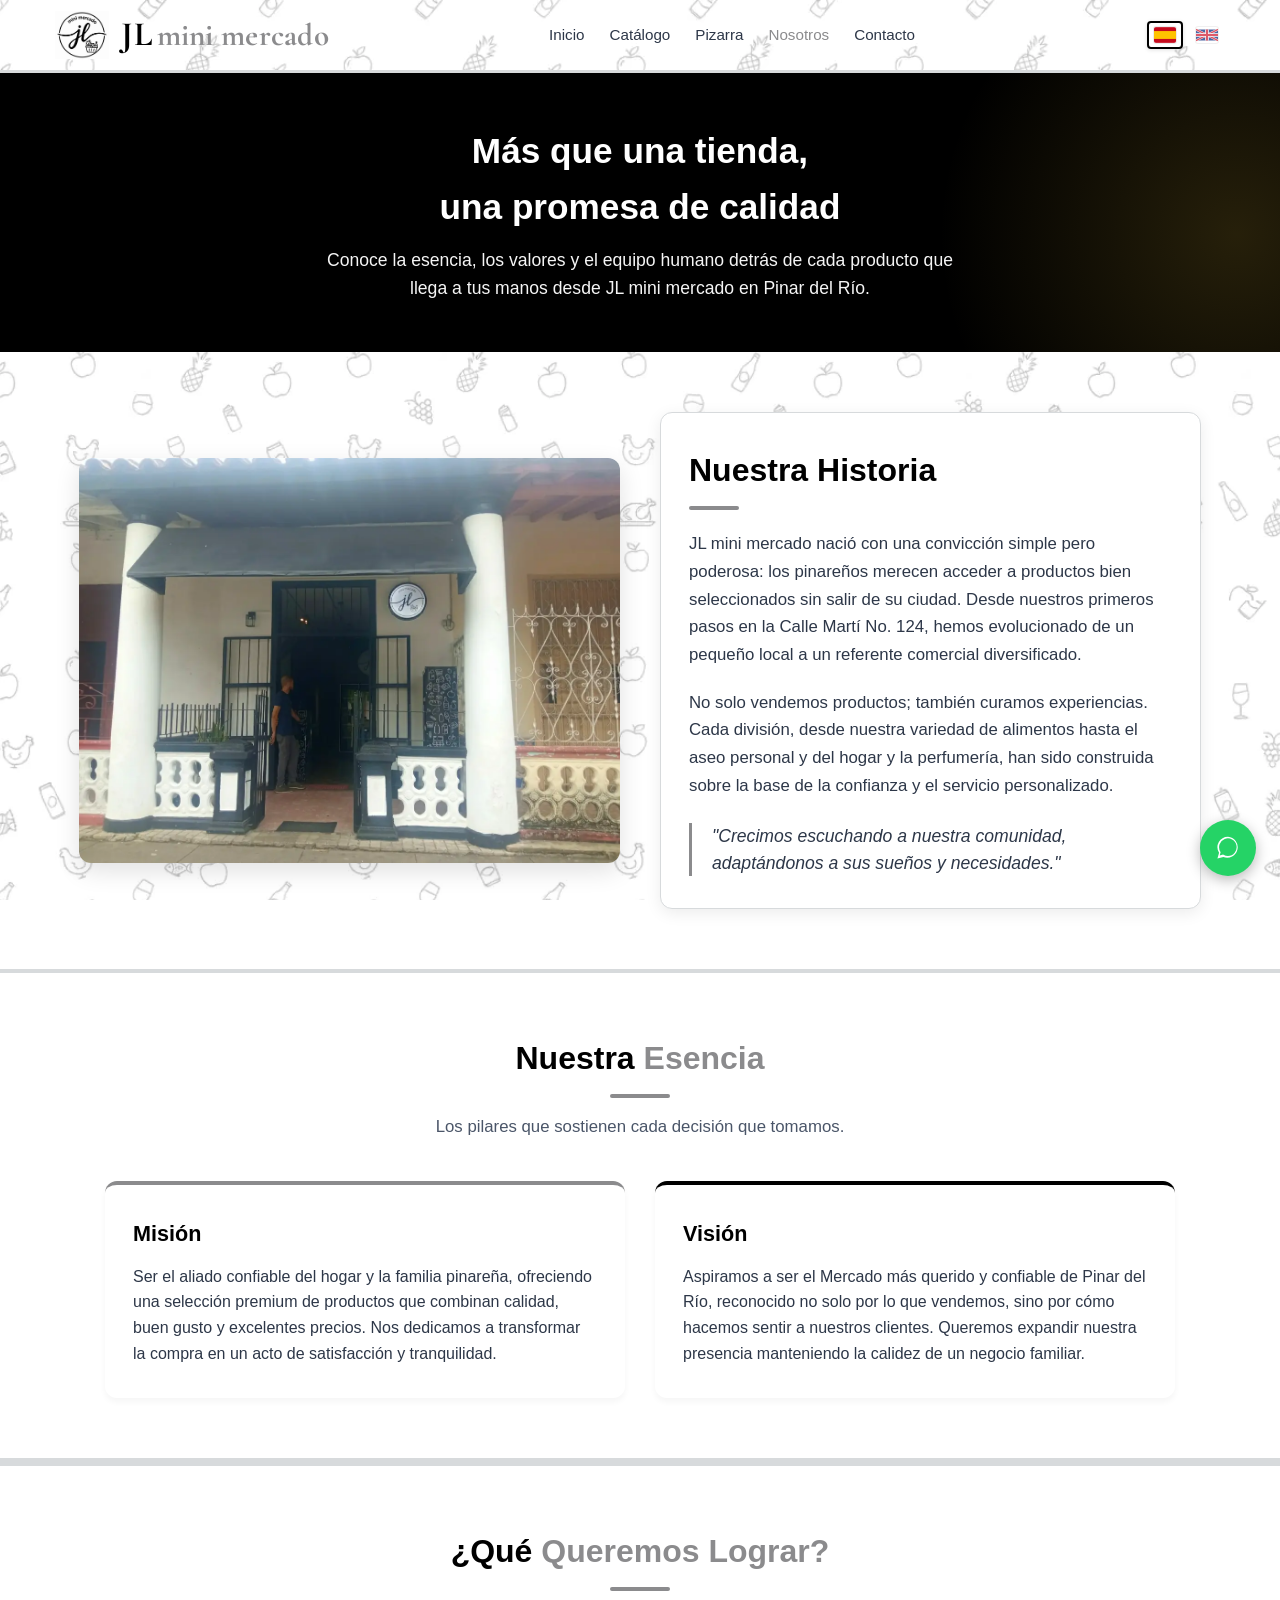
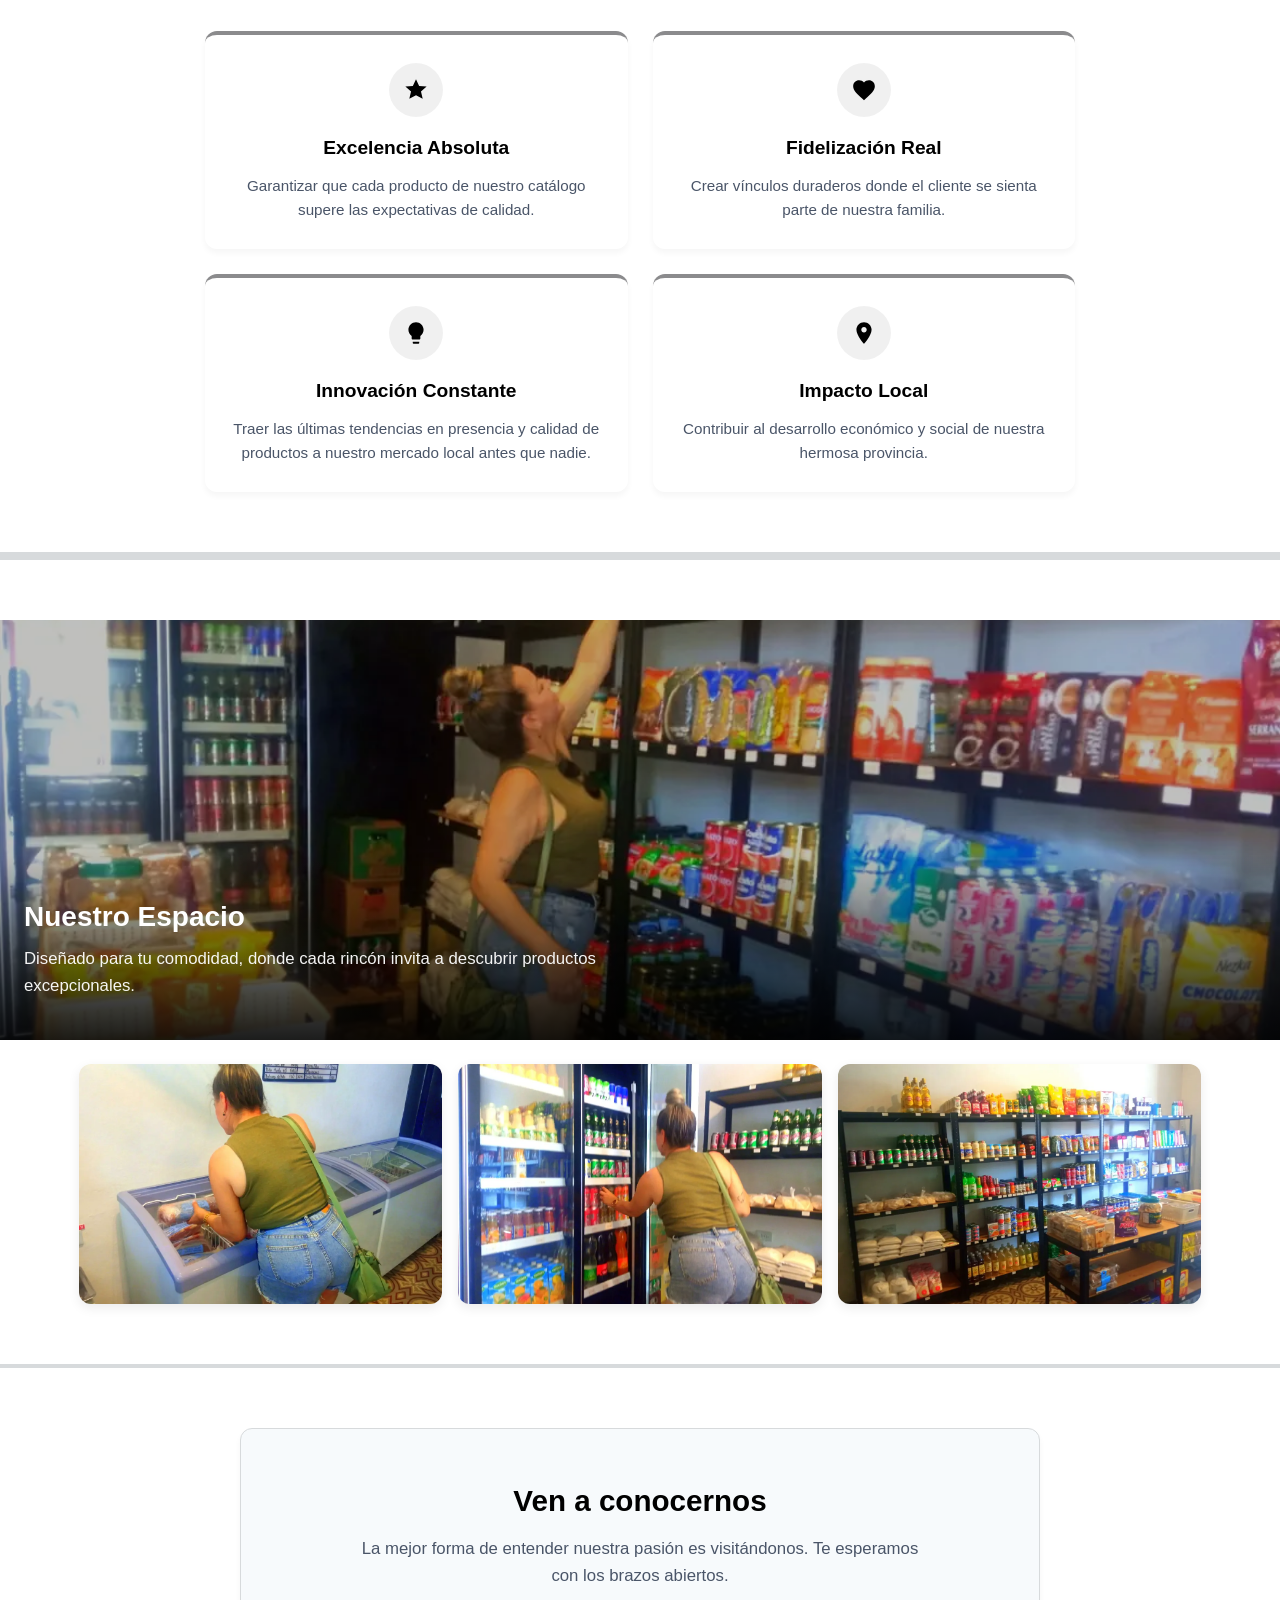
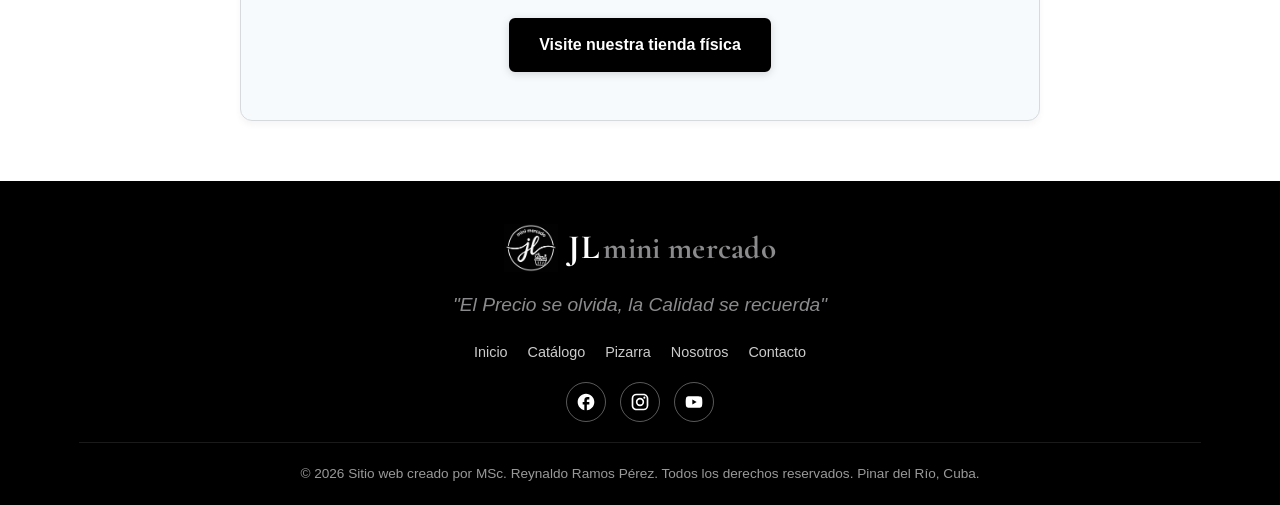
<file: nosotros.html>
<!DOCTYPE html>
<html lang="es">
<head>
    <meta charset="UTF-8">
    <meta name="viewport" content="width=device-width, initial-scale=1.0">
    <meta name="description" content="Conoce la historia, misión, visión y valores de JL mini mercado en Pinar del Río. Calidad que se recuerda.">
    <title>Nosotros | JL Mini Mercado - Calidad que se recuerda</title>

    <!-- Open Graph -->
    <meta property="og:type" content="website" />
    <meta property="og:locale" content="es_CU" />
    <meta property="og:site_name" content="JL mini mercado" />
    <meta property="og:title" content="Nosotros | JL mini mercado - Calidad que se recuerda" />
    <meta property="og:description" content="Conoce la historia, misión, visión y valores de JL mini mercado en Pinar del Río. Calidad que se recuerda." />
    <meta property="og:url" content="https://losramosdelrey.github.io/JL-mini-mercado/nosotros.html" />
    <link rel="canonical" href="https://losramosdelrey.github.io/JL-mini-mercado/nosotros.html">
    <meta property="og:image" content="https://losramosdelrey.github.io/JL-mini-mercado/images/logos/logo.png" />

    <!-- Twitter Card -->
    <meta name="twitter:card" content="summary" />
    <meta name="twitter:title" content="Nosotros | JL mini mercado" />
    <meta name="twitter:description" content="Historia, misión, visión y valores de JL mini mercado en Pinar del Río." />

    <link rel="manifest" href="manifest.json">
    <link rel="icon" href="images/logos/favicon.ico" sizes="any">
    <meta name="theme-color" content="#000000">

    <!-- Apple / iOS PWA -->
    <meta name="apple-mobile-web-app-capable" content="yes">
    <meta name="apple-mobile-web-app-status-bar-style" content="black-translucent">
    <meta name="apple-mobile-web-app-title" content="JL Mercado">
    <link rel="apple-touch-icon" href="images/logos/icon-192.png">


    <link rel="preconnect" href="https://fonts.googleapis.com">
    <link rel="preconnect" href="https://fonts.gstatic.com" crossorigin>
<link href="https://fonts.googleapis.com/css2?family=Cormorant+Garamond:wght@400;500;600;700&display=swap" rel="stylesheet">
    <link rel="stylesheet" href="css/nosotros.css">
    <link rel="stylesheet" href="css/install.css">
</head>
<body>

    <!-- HEADER -->
    <header id="main-header" role="banner">
        <div class="container nav-container">
            <a href="index.html" class="logo" aria-label="JL mini mercado - Ir al inicio">
                <img src="images/logos/logo.png" alt="JL mini mercado - Calidad que se recuerda" width="48" height="48">
                <span class="logo-text"><span class="logo-jl">JL</span><span class="logo-rest"> mini mercado</span></span>
            </a>
            <nav role="navigation" aria-label="Menú principal">
                <ul class="nav-menu" id="navMenu">
                    <li><a href="index.html#inicio" data-i18n="nav.home">Inicio</a></li>
                    <li><a href="catalogo.html" data-i18n="nav.catalog">Catálogo</a></li>
                    <li><a href="pizarra.html" data-i18n="nav.board">Pizarra</a></li>
                    <li><a href="nosotros.html" class="active" data-i18n="nav.about">Nosotros</a></li>
                    <li><a href="contacto.html" data-i18n="nav.contact">Contacto</a></li>
                </ul>
            </nav>

            <div class="lang-switcher" role="group" aria-label="Idioma / Language">
                <button type="button" class="lang-btn active" data-lang="es" title="Español" aria-label="Español" aria-pressed="true">
                    <svg class="flag-svg" viewBox="0 0 21 15" width="22" height="16" aria-hidden="true"><rect width="21" height="15" fill="#c60b1e"/><rect y="3.75" width="21" height="7.5" fill="#ffc400"/></svg>
                </button>
                <button type="button" class="lang-btn" data-lang="en" title="English" aria-label="English" aria-pressed="false">
                    <svg class="flag-svg" viewBox="0 0 60 30" width="22" height="16" aria-hidden="true"><rect width="60" height="30" fill="#00247d"/><path d="M0,0 L60,30 M60,0 L0,30" stroke="#fff" stroke-width="6"/><path d="M0,0 L60,30 M60,0 L0,30" stroke="#cf142b" stroke-width="4"/><path d="M30,0 v30 M0,15 h60" stroke="#fff" stroke-width="10"/><path d="M30,0 v30 M0,15 h60" stroke="#cf142b" stroke-width="6"/></svg>
                </button>
            </div>

            <button type="button" class="hamburger" id="hamburger" aria-label="Abrir menú de navegación" aria-expanded="false" aria-controls="navMenu">
                <span></span>
                <span></span>
                <span></span>
            </button>
        </div>
    </header>

    <main>
        <!-- PAGE BANNER (mismo patrón que Catálogo / Contacto) -->
        <section class="hero" aria-label="Presentación de Nosotros">
            <div class="container">
                <h1 data-i18n="about.hero.title" data-i18n-html>Más que una tienda,<br><strong>una promesa de calidad</strong></h1>
                <p data-i18n="about.hero.subtitle">Conoce la esencia, los valores y el equipo humano detrás de cada producto que llega a tus manos desde JL mini mercado en Pinar del Río.</p>
            </div>
        </section>

        <!-- Nuestra Historia -->
        <section aria-labelledby="history-title">
            <div class="historia-grid">
                <div class="img-frame fade-in">
                    <img src="images/backgrounds/mercado_7.webp" alt="Historia de JL mini mercado en Pinar del Río" width="600" height="450" loading="lazy">
                </div>
                <div class="historia-text fade-in">
                    <h2 id="history-title" data-i18n="about.history">Nuestra Historia</h2>
                    <p><span data-i18n="about.history.p1">JL mini mercado nació con una convicción simple pero poderosa: los pinareños merecen acceder a productos de calidad cuidada sin salir de su ciudad. Desde nuestros primeros pasos en la Calle Martí No. 124, hemos evolucionado de un pequeño local a un referente comercial diversificado.</span></p>
                    <p><span data-i18n="about.history.p2">No solo vendemos productos; también curamos experiencias. Cada división, desde nuestra variedad de alimentos hasta el aseo personal y del hogar y la perfumería, han sido construida sobre la base de la confianza y el servicio personalizado.</span></p>
                    <div class="highlight-box">
                        <span data-i18n="about.quote">"Crecimos escuchando a nuestra comunidad, adaptándonos a sus sueños y necesidades."</span>
                    </div>
                </div>
            </div>
        </section>

        <!-- Misión y Visión -->
        <section aria-labelledby="essence-title">
            <div class="section-header fade-in">
                <h2 id="essence-title" data-i18n="about.essence" data-i18n-html>Nuestra <span>Esencia</span></h2>
                <p><span data-i18n="about.essence.sub">Los pilares que sostienen cada decisión que tomamos.</span></p>
            </div>
            <div class="mv-container">
                <div class="mv-card fade-in">
                    <h3 data-i18n="about.mission">Misión</h3>
                    <p data-i18n="about.mission.text">Ser el aliado confiable del hogar y la familia pinareña, ofreciendo una selección premium de productos que combinan calidad, buen gusto y excelentes precios. Nos dedicamos a transformar la compra en un acto de satisfacción y tranquilidad.</p>
                </div>
                <div class="mv-card fade-in">
                    <h3 data-i18n="about.vision">Visión</h3>
                    <p data-i18n="about.vision.text">Aspiramos a ser el Mercado más querido y confiable de Pinar del Río, reconocido no solo por lo que vendemos, sino por cómo hacemos sentir a nuestros clientes. Queremos expandir nuestra presencia manteniendo la calidez de un negocio familiar.</p>
                </div>
            </div>
        </section>

        <!-- Objetivos -->
        <section aria-labelledby="goals-title">
            <div class="section-header fade-in">
                <h2 id="goals-title" data-i18n="about.goals" data-i18n-html>¿Qué <span>Queremos Lograr?</span></h2>
            </div>
            <div class="objetivos-grid">
                <div class="obj-item fade-in">
                    <div class="obj-icon">
                        <svg viewBox="0 0 24 24" aria-hidden="true"><path d="M12 2l2.9 6.26 6.9.6-5.2 4.56 1.57 6.77L12 16.9l-6.17 3.29 1.57-6.77-5.2-4.56 6.9-.6z"/></svg>
                    </div>
                    <h3 data-i18n="about.excel">Excelencia Absoluta</h3>
                    <p data-i18n="about.excel.text">Garantizar que cada producto de nuestro catálogo supere las expectativas de calidad.</p>
                </div>
                <div class="obj-item fade-in">
                    <div class="obj-icon">
                        <svg viewBox="0 0 24 24" aria-hidden="true"><path d="M12 21.35l-1.45-1.32C5.4 15.36 2 12.28 2 8.5 2 5.42 4.42 3 7.5 3c1.74 0 3.41.81 4.5 2.09C13.09 3.81 14.76 3 16.5 3 19.58 3 22 5.42 22 8.5c0 3.78-3.4 6.86-8.55 11.54L12 21.35z"/></svg>
                    </div>
                    <h3 data-i18n="about.loyalty">Fidelización Real</h3>
                    <p data-i18n="about.loyalty.text">Crear vínculos duraderos donde el cliente se sienta parte de nuestra familia.</p>
                </div>
                <div class="obj-item fade-in">
                    <div class="obj-icon">
                        <svg viewBox="0 0 24 24" aria-hidden="true"><path d="M9 21c0 .55.45 1 1 1h4c.55 0 1-.45 1-1v-1H9v1zm3-19C8.14 2 5 5.14 5 9c0 2.38 1.19 4.47 3 5.74V17c0 .55.45 1 1 1h6c.55 0 1-.45 1-1v-2.26c1.81-1.27 3-3.36 3-5.74 0-3.86-3.14-7-7-7z"/></svg>
                    </div>
                    <h3 data-i18n="about.innov">Innovación Constante</h3>
                    <p data-i18n="about.innov.text">Traer las últimas tendencias en presencia y calidad de productos a nuestro mercado local antes que nadie.</p>
                </div>
                <div class="obj-item fade-in">
                    <div class="obj-icon">
                        <svg viewBox="0 0 24 24" aria-hidden="true"><path d="M12 2C8.13 2 5 5.13 5 9c0 5.25 7 13 7 13s7-7.75 7-13c0-3.87-3.13-7-7-7zm0 9.5c-1.38 0-2.5-1.12-2.5-2.5s1.12-2.5 2.5-2.5 2.5 1.12 2.5 2.5-1.12 2.5-2.5 2.5z"/></svg>
                    </div>
                    <h3 data-i18n="about.impact">Impacto Local</h3>
                    <p data-i18n="about.impact.text">Contribuir al desarrollo económico y social de nuestra hermosa provincia.</p>
                </div>
            </div>
        </section>

        <!-- Galería -->
        <section class="gallery-section" aria-label="Galería de locales y equipo">
            <div class="gallery-banner fade-in">
                <img src="images/backgrounds/mercado_2.webp" alt="Fachada y locales de JL mini mercado" width="1200" height="600" loading="lazy">
                <div class="banner-caption">
                    <h3 data-i18n="about.space">Nuestro Espacio</h3>
                    <p data-i18n="about.space.text">Diseñado para tu comodidad, donde cada rincón invita a descubrir productos excepcionales.</p>
                </div>
            </div>

            <div class="sub-gallery">
                <div class="sub-img fade-in">
                    <img src="images/backgrounds/mercado_8.webp" alt="Equipo de JL mini mercado" width="400" height="300" loading="lazy">
                </div>
                <div class="sub-img fade-in">
                    <img src="images/backgrounds/mercado_3.webp" alt="Atención al cliente en JL mini mercado" width="400" height="300" loading="lazy">
                </div>
                <div class="sub-img fade-in">
                    <img src="images/backgrounds/mercado_9.webp" alt="Detalles de calidad en el local" width="400" height="300" loading="lazy">
                </div>
            </div>
        </section>

        <!-- Call to Action -->
        <section aria-labelledby="cta-title">
            <div class="cta-box fade-in">
                <h2 id="cta-title" data-i18n="about.cta.title">Ven a conocernos</h2>
                <p class="cta-text"><span data-i18n="about.cta.text">La mejor forma de entender nuestra pasión es visitándonos. Te esperamos con los brazos abiertos.</span></p>
                <a href="contacto.html" class="btn-primary" data-i18n="about.cta.btn">Visite nuestra tienda física</a>
            </div>
        </section>
    </main>

    <!-- BOTONES FLOTANTES (unificado con el resto del sitio) -->
    <div class="floating-actions">
      <a href="https://wa.me/5351870743?text=Hola,%20quisiera%20consultar%20disponibilidad%20de%20productos%20en%20JL%20Mini%20Mercado"
         class="btn-float btn-float-whatsapp"
         target="_blank"
         rel="noopener noreferrer"
         aria-label="Contactar por WhatsApp">
        <svg viewBox="0 0 32 32" width="26" height="26" fill="currentColor" aria-hidden="true">
          <path d="M16 2a13 13 0 0 0-11 19.8L3 29l7.3-1.9A13 13 0 1 0 16 2zm0 23.8c-2 0-3.9-.5-5.6-1.5l-.4-.2-4.2 1.1 1.1-4.1-.3-.5A10.8 10.8 0 1 1 16 25.8z"/>
        </svg>
      </a>
      <a href="tel:+5351870743"
         class="btn-float btn-float-call"
         aria-label="Llamar directamente por teléfono">
        <svg viewBox="0 0 24 24" width="24" height="24" fill="currentColor" aria-hidden="true">
          <path d="M6.6 10.8c1.4 2.8 3.8 5.1 6.6 6.6l2.2-2.2c.3-.3.7-.4 1-.2 1.1.4 2.3.6 3.6.6.6 0 1 .4 1 1V20c0 .6-.4 1-1 1-9.4 0-17-7.6-17-17 0-.6.4-1 1-1h3.5c.6 0 1 .4 1 1 0 1.2.2 2.4.6 3.6.1.3 0 .7-.2 1l-2.3 2.2z"/>
        </svg>
      </a>
    </div>

    <!-- FOOTER (unificado con el resto del sitio) -->
    <footer role="contentinfo">
        <div class="container">
            <div class="footer-logo">
                <img src="images/logos/logo_invertido.png" alt="JL mini mercado" width="48" height="48">
                <span class="footer-logo-text"><span class="footer-logo-jl">JL</span><span class="footer-logo-rest"> mini mercado</span></span>
            </div>
            <p class="footer-slogan" data-i18n="footer.slogan">"El Precio se olvida, la Calidad se recuerda"</p>
            <nav class="footer-links" aria-label="Enlaces del pie de página">
                <a href="index.html" data-i18n="nav.home">Inicio</a>
                <a href="catalogo.html" data-i18n="nav.catalog">Catálogo</a>
                <a href="pizarra.html" data-i18n="nav.board">Pizarra</a>
                <a href="nosotros.html" data-i18n="nav.about">Nosotros</a>
                <a href="contacto.html" data-i18n="nav.contact">Contacto</a>
            </nav>
            <div class="footer-social" role="list" aria-label="Redes sociales">
                <!-- Enlaces pendientes: sustituir href="#" por la URL real de cada red -->
                <a href="#" class="footer-social-link" role="listitem" aria-label="Facebook" data-network="facebook" title="Facebook">
                    <svg viewBox="0 0 24 24" width="20" height="20" aria-hidden="true" fill="currentColor"><path d="M22 12c0-5.52-4.48-10-10-10S2 6.48 2 12c0 4.84 3.44 8.87 8 9.8V15H8v-3h2V9.5C10 7.57 11.57 6 13.5 6H16v3h-2c-.55 0-1 .45-1 1v2h3v3h-3v6.95c5.05-.5 9-4.76 9-9.95z"/></svg>
                </a>
                <a href="https://www.instagram.com/mini_mercadojl/" class="footer-social-link" role="listitem" aria-label="Instagram" data-network="instagram" title="Instagram" target="_blank" rel="noopener noreferrer">
                    <svg viewBox="0 0 24 24" width="20" height="20" aria-hidden="true" fill="currentColor"><path d="M7.8 2h8.4C19.4 2 22 4.6 22 7.8v8.4a5.8 5.8 0 0 1-5.8 5.8H7.8C4.6 22 2 19.4 2 16.2V7.8A5.8 5.8 0 0 1 7.8 2m-.2 2A3.6 3.6 0 0 0 4 7.6v8.8C4 18.39 5.61 20 7.6 20h8.8a3.6 3.6 0 0 0 3.6-3.6V7.6C20 5.61 18.39 4 16.4 4H7.6m9.65 1.5a1.25 1.25 0 1 1 0 2.5 1.25 1.25 0 0 1 0-2.5M12 7a5 5 0 1 1 0 10 5 5 0 0 1 0-10m0 2a3 3 0 1 0 0 6 3 3 0 0 0 0-6z"/></svg>
                </a>
                <a href="#" class="footer-social-link" role="listitem" aria-label="YouTube" data-network="youtube" title="YouTube">
                    <svg viewBox="0 0 24 24" width="20" height="20" aria-hidden="true" fill="currentColor"><path d="M10 15l5.19-3L10 9v6m11.56-7.83c.13.47.22 1.1.28 1.9.07.8.1 1.49.1 2.09L22 12c0 2.19-.16 3.8-.44 4.83-.25.9-.83 1.48-1.73 1.73-.47.13-1.33.22-2.65.28-1.3.07-2.49.1-3.59.1L12 19c-4.19 0-6.8-.16-7.83-.44-.9-.25-1.48-.83-1.73-1.73-.13-.47-.22-1.1-.28-1.9-.07-.8-.1-1.49-.1-2.09L2 12c0-2.19.16-3.8.44-4.83.25-.9.83-1.48 1.73-1.73.47-.13 1.33-.22 2.65-.28 1.3-.07 2.49-.1 3.59-.1L12 5c4.19 0 6.8.16 7.83.44.9.25 1.48.83 1.73 1.73z"/></svg>
                </a>
            </div>
            <p class="copyright" data-i18n="footer.copyright">© 2026 Sitio web creado por MSc. Reynaldo Ramos Pérez. Todos los derechos reservados. Pinar del Río, Cuba.</p>
        </div>
    </footer>

    <script src="js/i18n.js" defer></script>
    <script src="js/install.js" defer></script>
    <script src="js/main.js" defer></script>
    <script src="js/nosotros.js" defer></script>

    <!-- Registro del Service Worker para la PWA -->
    <script>
      if ('serviceWorker' in navigator) {
        window.addEventListener('load', () => {
          navigator.serviceWorker.register('./sw.js')
            .then(reg => console.log('Service Worker registrado', reg))
            .catch(err => console.error('Error al registrar Service Worker', err));
        });
      }
    </script>

    <!-- Animaciones: script INLINE (funciona aunque fallen rutas a js/) -->
    <script>
    (function () {
      function go() {
        var list = document.querySelectorAll(".fade-in");
        if (!list.length) return;
        if (!("IntersectionObserver" in window)) {
          list.forEach(function (el) { el.classList.add("visible"); });
          return;
        }
        var io = new IntersectionObserver(function (entries) {
          entries.forEach(function (e) {
            if (e.isIntersecting) {
              e.target.classList.add("visible");
              io.unobserve(e.target);
            }
          });
        }, { threshold: 0.01, rootMargin: "0px 0px -20px 0px" });
        list.forEach(function (el) {
          var r = el.getBoundingClientRect();
          if (r.top < window.innerHeight && r.bottom > 0) {
            setTimeout(function () { el.classList.add("visible"); }, 50);
          } else {
            io.observe(el);
          }
        });
      }
      if (document.readyState === "loading") document.addEventListener("DOMContentLoaded", go);
      else go();
    })();
    </script>

</body>
</html>
</file>
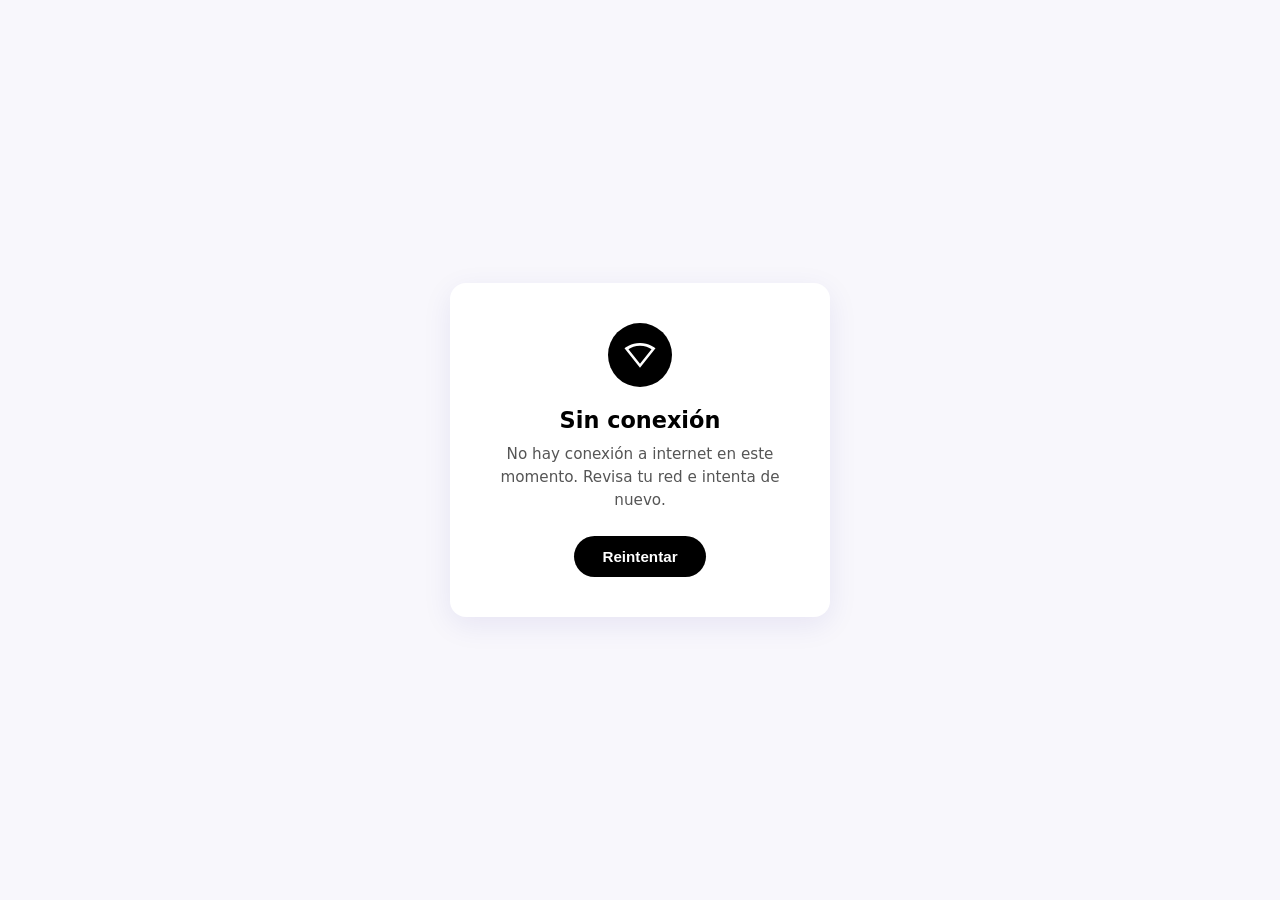
<file: offline.html>
<!DOCTYPE html>
<html lang="es">
<head>
  <meta charset="UTF-8">
  <meta name="viewport" content="width=device-width, initial-scale=1.0">
  <meta name="theme-color" content="#000000">
  <title>Sin conexión | JL Mini Mercado</title>
  <style>
    * { box-sizing: border-box; margin: 0; padding: 0; }
    body {
      font-family: system-ui, -apple-system, sans-serif;
      background: #f8f7fc;
      color: #1a1a2e;
      min-height: 100vh;
      display: flex;
      align-items: center;
      justify-content: center;
      padding: 24px;
      text-align: center;
    }
    .card {
      background: #fff;
      border-radius: 16px;
      padding: 40px 28px;
      max-width: 380px;
      box-shadow: 0 8px 30px rgba(24, 5, 139, 0.08);
    }
    .icon {
      width: 64px;
      height: 64px;
      margin: 0 auto 20px;
      background: #000000;
      border-radius: 50%;
      display: flex;
      align-items: center;
      justify-content: center;
    }
    .icon svg { width: 32px; height: 32px; fill: #fff; }
    h1 { font-size: 1.4rem; margin-bottom: 10px; color: #000000; }
    p { color: #555; line-height: 1.5; margin-bottom: 24px; font-size: 0.95rem; }
    button {
      background: #000000;
      color: #fff;
      border: none;
      padding: 12px 28px;
      border-radius: 50px;
      font-size: 0.95rem;
      font-weight: 600;
      cursor: pointer;
    }
    button:hover { background: #1a1a1a; }
  </style>
</head>
<body>
  <div class="card">
    <div class="icon">
      <svg viewBox="0 0 24 24"><path d="M23.64 7c-.45-.34-4.93-4-11.64-4C5.28 3 .81 6.66.36 7L12 21.5 23.64 7zM3.35 7.75C5.3 6.23 8.47 5 12 5s6.7 1.23 8.65 2.75L12 18.5 3.35 7.75z"/></svg>
    </div>
    <h1>Sin conexión</h1>
    <p>No hay conexión a internet en este momento. Revisa tu red e intenta de nuevo.</p>
    <button type="button" onclick="location.reload()">Reintentar</button>
  </div>
</body>
</html>
</file>
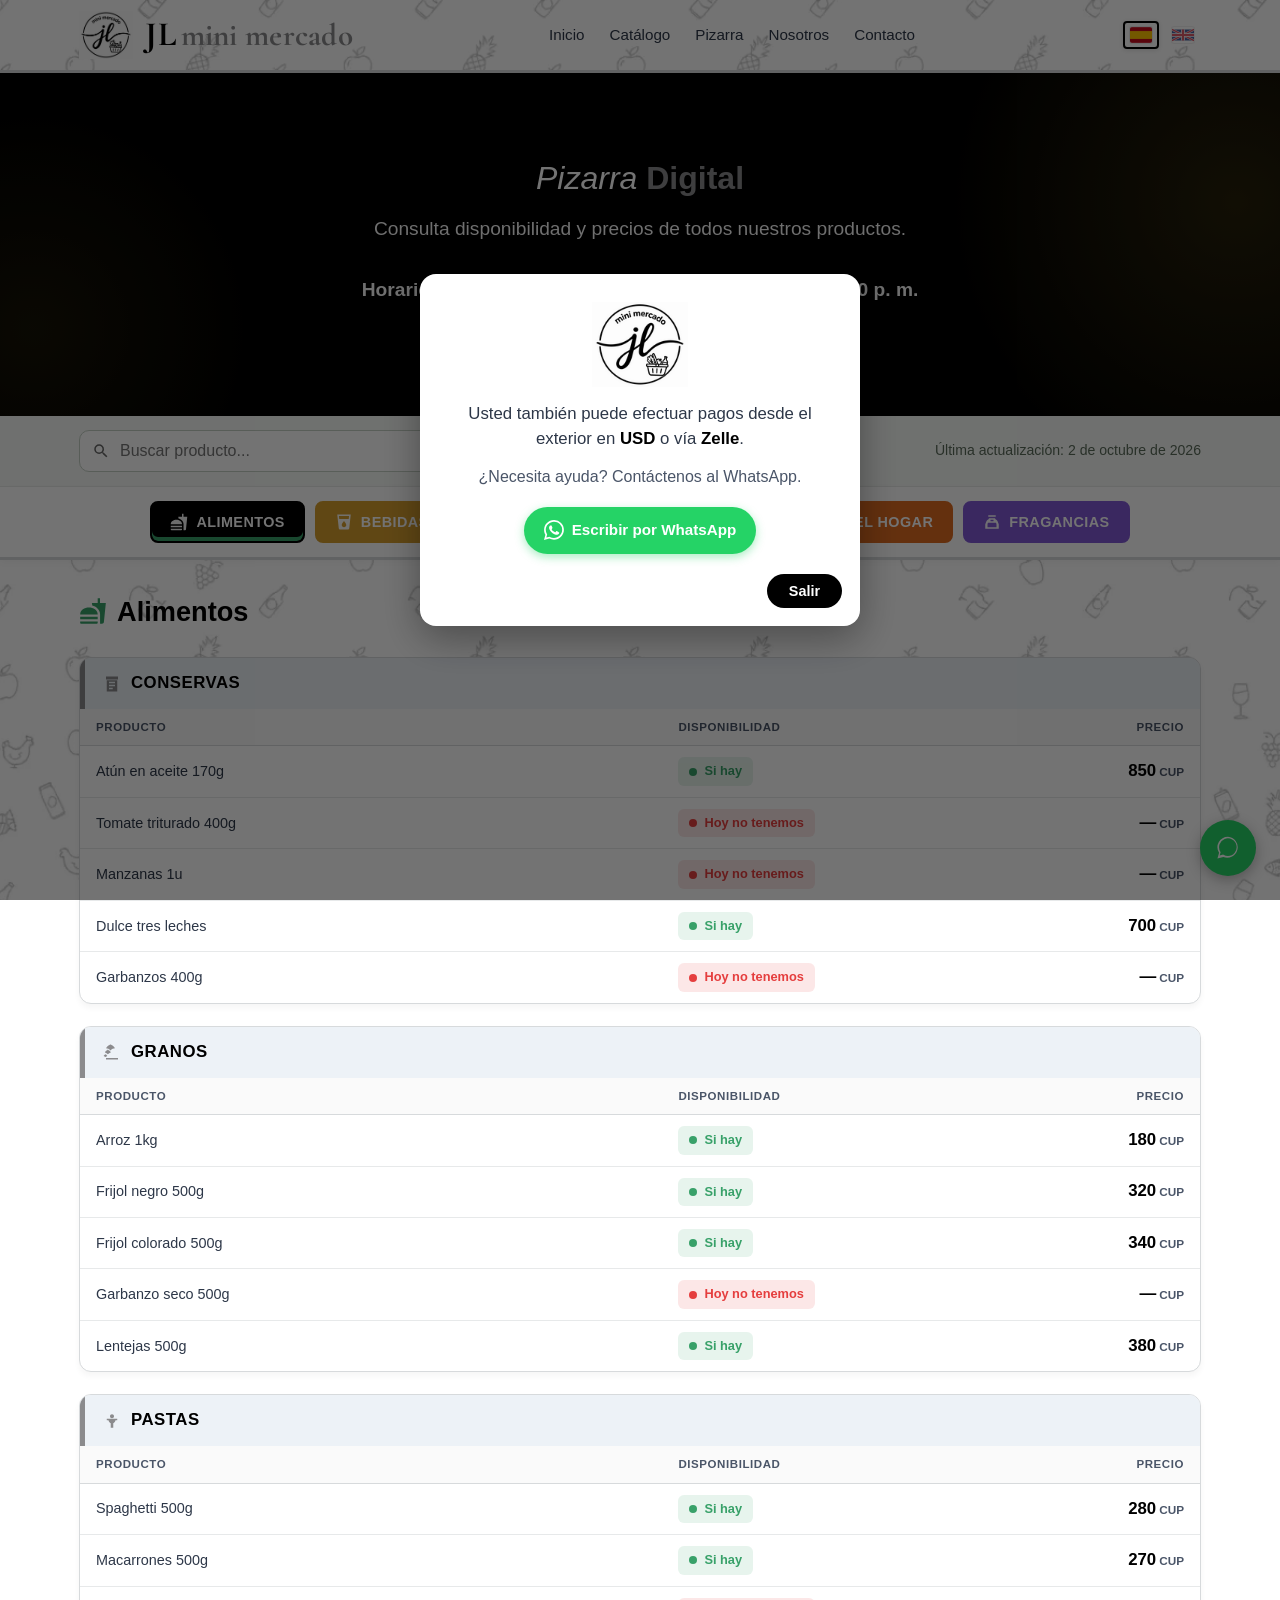
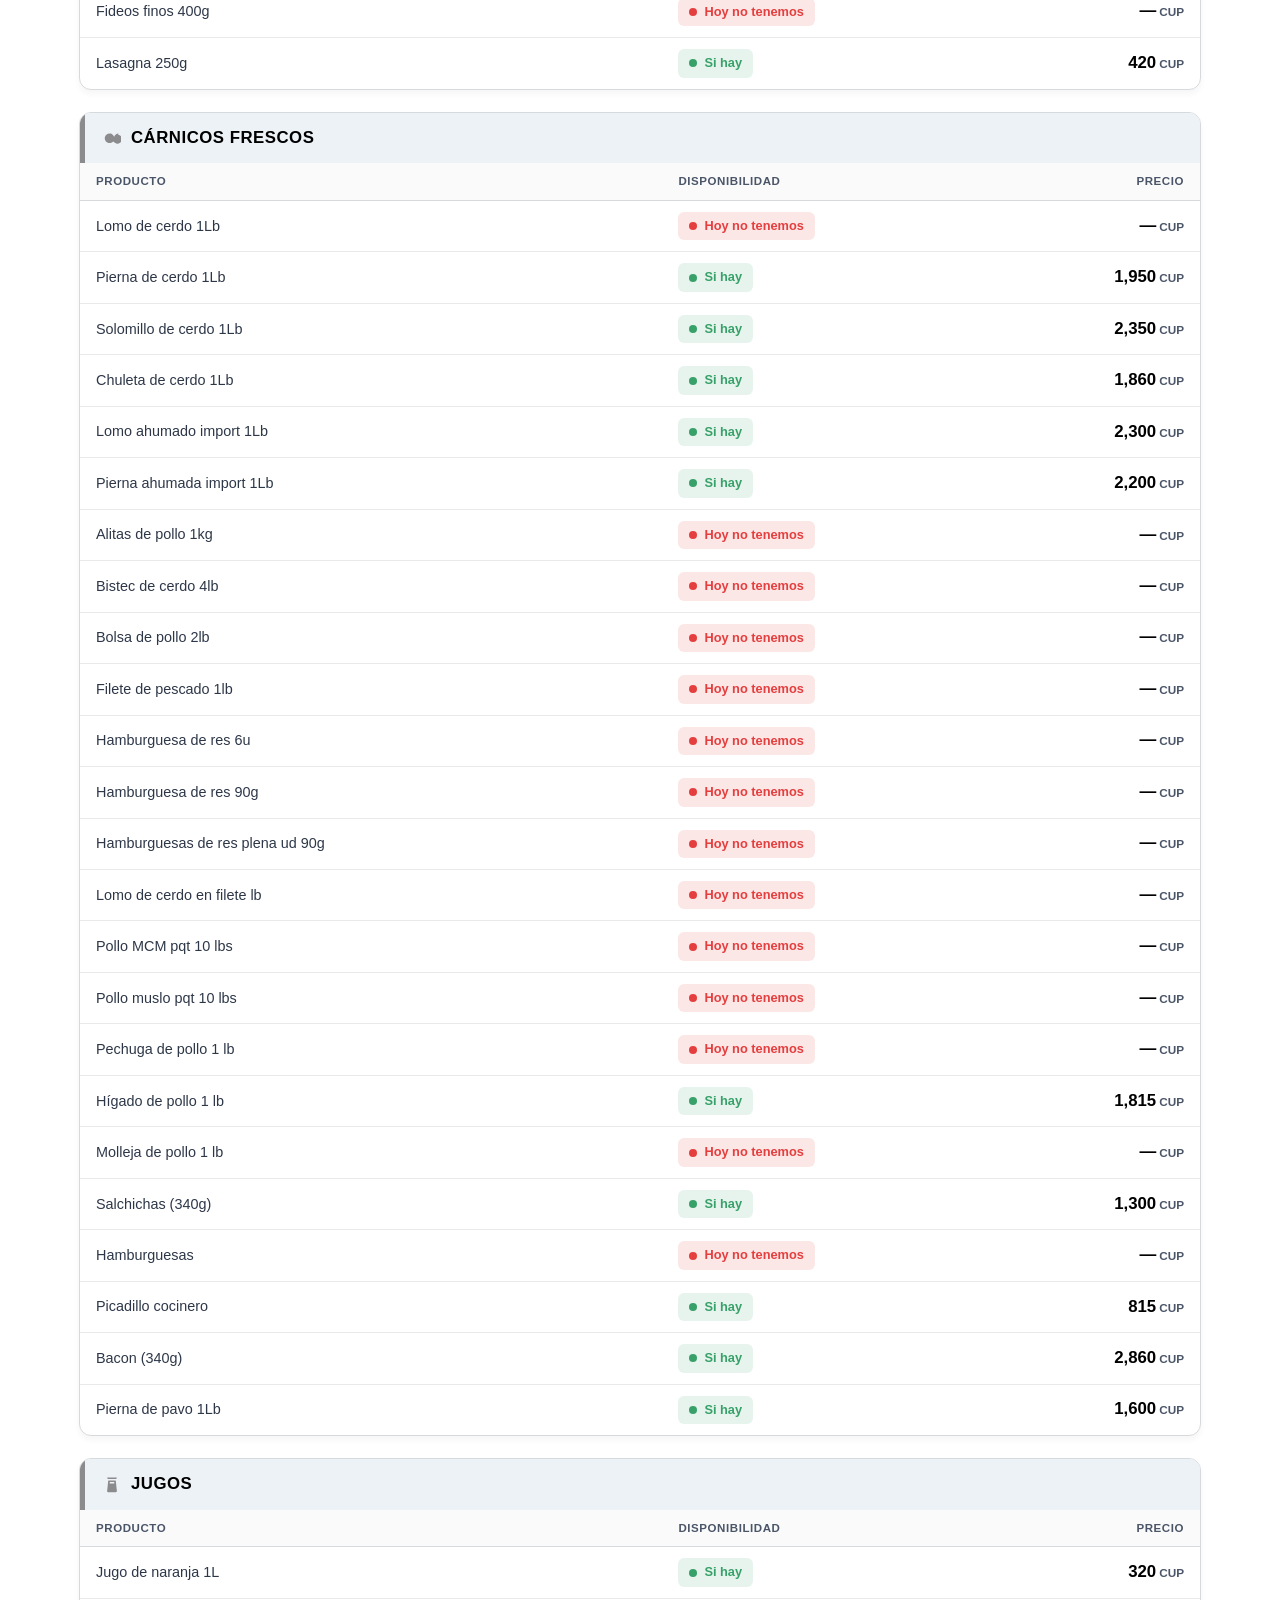
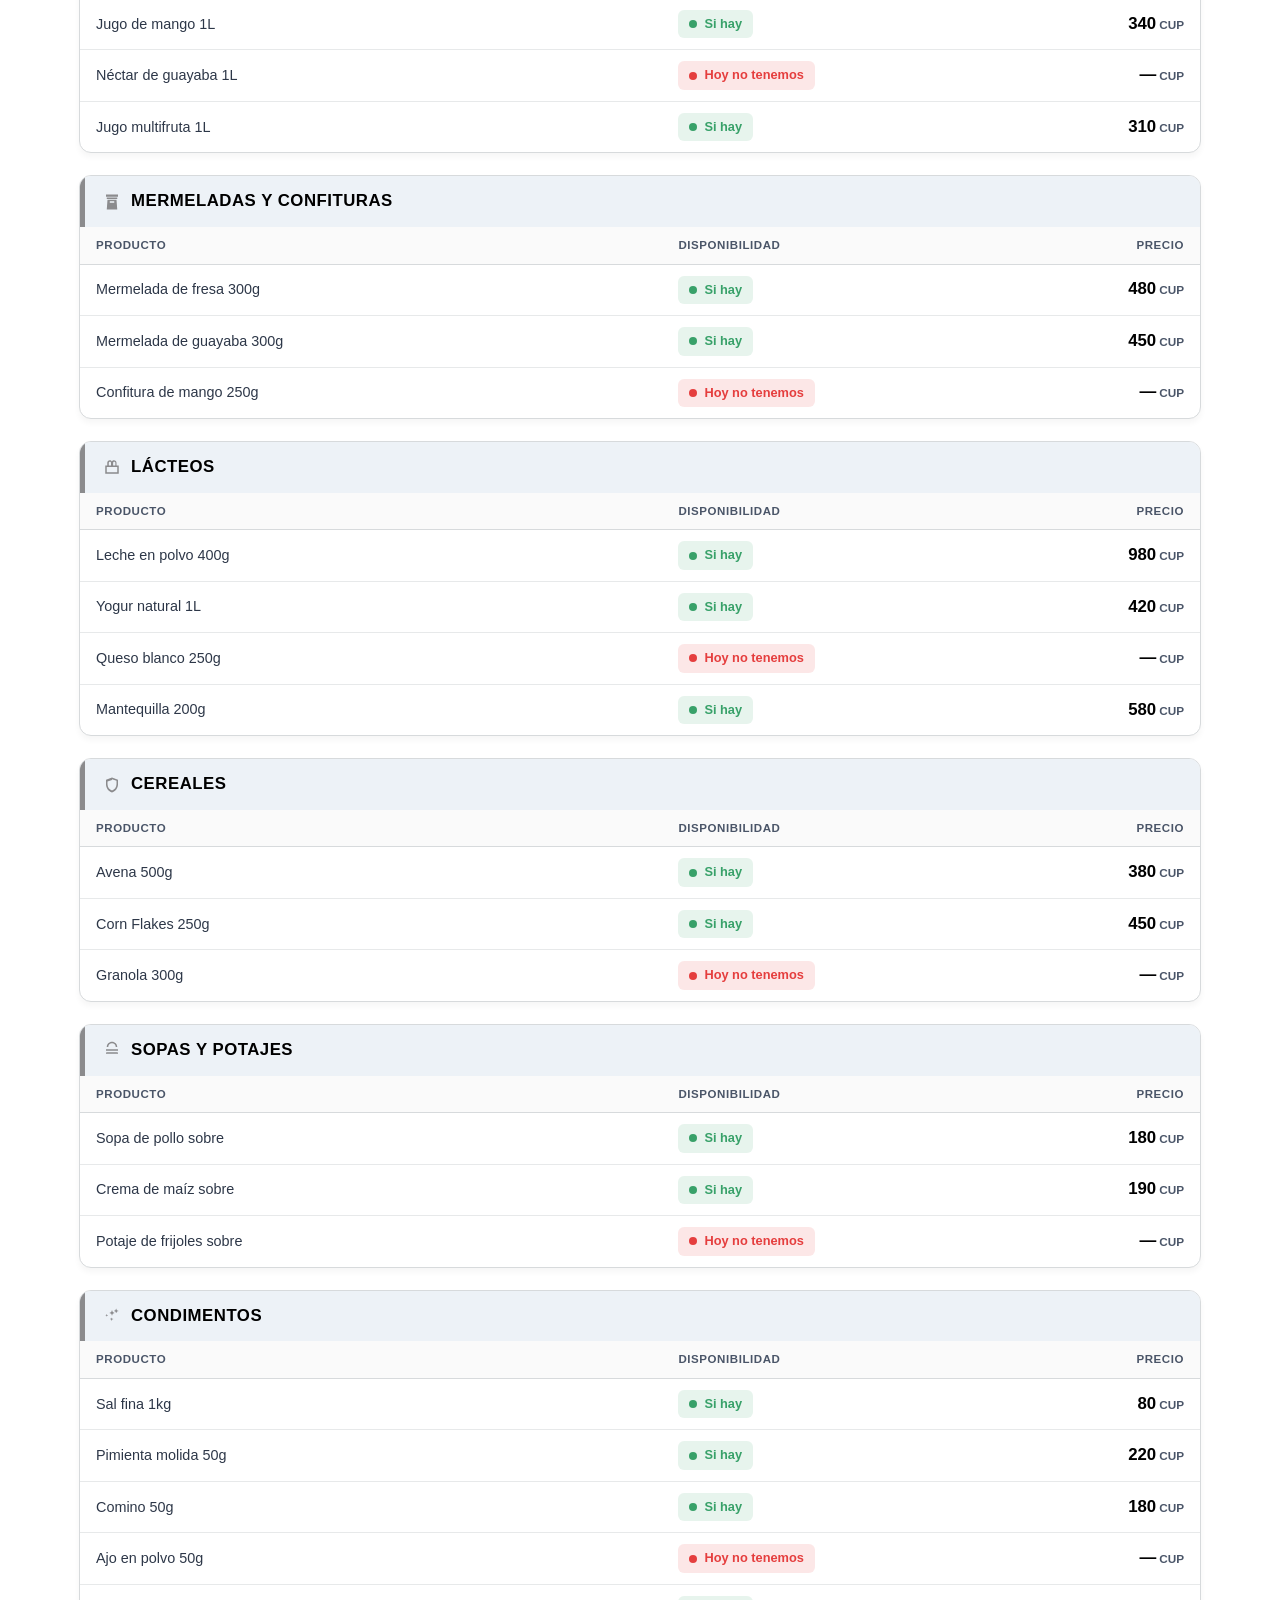
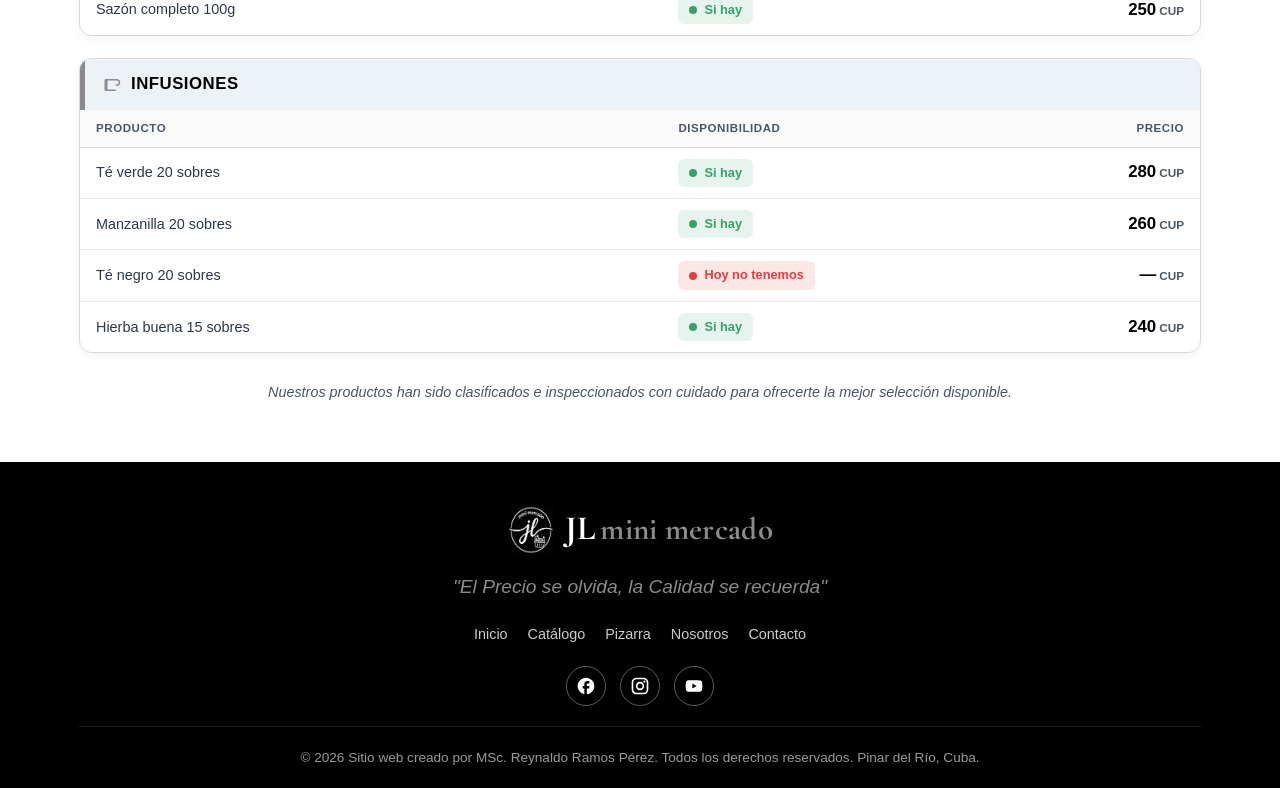
<file: pizarra.html>
<!DOCTYPE html>
<html lang="es">
<head>
  <meta charset="UTF-8">
  <meta name="viewport" content="width=device-width, initial-scale=1.0">
  <meta name="description" content="Pizarra Digital de Inventario - JL Mini Mercado. Disponibilidad y precios actualizados.">
  <title>Pizarra Digital | JL Mini Mercado</title>

  <!-- Open Graph -->
  <meta property="og:type" content="website" />
  <meta property="og:locale" content="es_CU" />
  <meta property="og:site_name" content="JL Mini Mercado" />
  <meta property="og:title" content="Pizarra Digital | JL Mini Mercado" />
  <meta property="og:description" content="Pizarra Digital de Inventario - JL Mini Mercado. Disponibilidad y precios actualizados." />
  <meta property="og:url" content="https://losramosdelrey.github.io/JL-Mini-Mercado/pizarra.html" />
    <link rel="canonical" href="https://losramosdelrey.github.io/JL-Mini-Mercado/pizarra.html">
  <meta property="og:image" content="https://losramosdelrey.github.io/JL-Mini-Mercado/images/logos/logo.png" />

  <!-- Twitter Card -->
  <meta name="twitter:card" content="summary" />
  <meta name="twitter:title" content="Pizarra Digital | JL Mini Mercado" />
  <meta name="twitter:description" content="Consulta disponibilidad y precios actualizados de todos nuestros productos." />

  <link rel="manifest" href="manifest.json">
  <link rel="icon" href="images/logos/favicon.ico" sizes="any">
  <meta name="theme-color" content="#000000">

    <!-- Apple / iOS PWA -->
    <meta name="apple-mobile-web-app-capable" content="yes">
    <meta name="apple-mobile-web-app-status-bar-style" content="black-translucent">
    <meta name="apple-mobile-web-app-title" content="JL Mercado">
    <link rel="apple-touch-icon" href="images/logos/icon-192.png">

  <link rel="stylesheet" href="css/main.css">
  <link rel="stylesheet" href="css/catalogo.css">
  <link rel="stylesheet" href="css/pizarra.css">
  <link rel="preconnect" href="https://fonts.googleapis.com">
  <link rel="preconnect" href="https://fonts.gstatic.com" crossorigin>
  <link href="https://fonts.googleapis.com/css2?family=Cormorant+Garamond:wght@400;500;600;700&display=swap" rel="stylesheet">
    <link rel="stylesheet" href="css/install.css">
    <link rel="stylesheet" href="css/payment-modal.css">
</head>
<body>

  <!-- HEADER -->
  <header role="banner">
    <div class="container nav-container">
      <a href="index.html" class="logo" aria-label="JL Mini Mercado - Ir al inicio">
        <img src="images/logos/logo.png" alt="JL Mini Mercado" width="48" height="48">
        <span class="logo-text"><span class="logo-jl">JL</span><span class="logo-rest"> mini mercado</span></span>
      </a>
      <nav role="navigation" aria-label="Menú principal">
        <ul class="nav-menu" id="navMenu">
          <li><a href="index.html#inicio" data-i18n="nav.home">Inicio</a></li>
          <li><a href="catalogo.html" data-i18n="nav.catalog">Catálogo</a></li>
          <li><a href="pizarra.html" data-i18n="nav.board">Pizarra</a></li>
          <li><a href="nosotros.html" data-i18n="nav.about">Nosotros</a></li>
          <li><a href="contacto.html" data-i18n="nav.contact">Contacto</a></li>
        </ul>
      </nav>

      <div class="lang-switcher" role="group" aria-label="Idioma / Language">
        <button type="button" class="lang-btn active" data-lang="es" title="Español" aria-label="Español" aria-pressed="true">
          <svg class="flag-svg" viewBox="0 0 21 15" width="22" height="16" aria-hidden="true"><rect width="21" height="15" fill="#c60b1e"/><rect y="3.75" width="21" height="7.5" fill="#ffc400"/></svg>
        </button>
        <button type="button" class="lang-btn" data-lang="en" title="English" aria-label="English" aria-pressed="false">
          <svg class="flag-svg" viewBox="0 0 60 30" width="22" height="16" aria-hidden="true"><rect width="60" height="30" fill="#00247d"/><path d="M0,0 L60,30 M60,0 L0,30" stroke="#fff" stroke-width="6"/><path d="M0,0 L60,30 M60,0 L0,30" stroke="#cf142b" stroke-width="4"/><path d="M30,0 v30 M0,15 h60" stroke="#fff" stroke-width="10"/><path d="M30,0 v30 M0,15 h60" stroke="#cf142b" stroke-width="6"/></svg>
        </button>
      </div>

      <button type="button" class="hamburger" id="hamburger" aria-label="Abrir menú de navegación" aria-expanded="false" aria-controls="navMenu">
        <span></span><span></span><span></span>
      </button>
    </div>
  </header>

  <main>
    <!-- BANNER -->
    <section class="hero fade-in" aria-label="Título de la Pizarra Digital">
      <div class="container">
        <h1 data-i18n="board.title" data-i18n-html>Pizarra <strong>Digital</strong></h1>
        <p data-i18n="board.subtitle">Consulta disponibilidad y precios de todos nuestros productos.</p>
        <p class="board-hours" data-i18n="board.hours">Horario de atención: todos los días, de 8:00 a. m. a 7:00 p. m.</p>
      </div>
    </section>

    <!-- BÚSQUEDA + META -->
    <div class="pizarra-toolbar">
      <div class="container pizarra-toolbar-inner">
        <label class="pizarra-search-label" for="pizarraSearch">
          <span class="visually-hidden" data-i18n="board.search.label">Buscar producto</span>
          <input type="search" id="pizarraSearch" class="pizarra-search" data-i18n-placeholder="board.search.placeholder" placeholder="Buscar producto..." autocomplete="off" enterkeyhint="search">
        </label>
        <p class="pizarra-updated" id="pizarraUpdated" hidden></p>
      </div>
    </div>

    <!-- NAVEGACIÓN POR CATEGORÍAS -->
    <nav class="pizarra-nav" aria-label="Categorías de productos">
      <div class="container">
        <div class="pizarra-nav-inner" id="pizarraNav">
          <!-- Botones generados dinámicamente por JS -->
        </div>
      </div>
    </nav>

    <!-- CONTENIDO DE LA PIZARRA -->
    <section class="pizarra-main" aria-label="Inventario y precios">
      <div class="container" id="pizarraContent">
        <div class="pizarra-loading" role="status" aria-live="polite">
          <p data-i18n="board.loading">Cargando pizarra...</p>
        </div>
      </div>
    </section>
  </main>

  <!-- BOTONES FLOTANTES PERSISTENTES -->
  <div class="floating-actions">
    <a href="https://wa.me/5351870743?text=Hola%2C%20quisiera%20consultar%20disponibilidad%20de%20productos%20en%20JL%20mini%20mercado"
       class="btn-float btn-float-whatsapp"
       target="_blank"
       rel="noopener noreferrer"
       aria-label="Contactar por WhatsApp">
      <svg viewBox="0 0 32 32" width="26" height="26" fill="currentColor" aria-hidden="true">
        <path d="M16 2a13 13 0 0 0-11 19.8L3 29l7.3-1.9A13 13 0 1 0 16 2zm0 23.8c-2 0-3.9-.5-5.6-1.5l-.4-.2-4.2 1.1 1.1-4.1-.3-.5A10.8 10.8 0 1 1 16 25.8z"/>
      </svg>
    </a>
    <a href="tel:+5351870743"
       class="btn-float btn-float-call"
       aria-label="Llamar directamente por teléfono">
      <svg viewBox="0 0 24 24" width="24" height="24" fill="currentColor" aria-hidden="true">
        <path d="M6.6 10.8c1.4 2.8 3.8 5.1 6.6 6.6l2.2-2.2c.3-.3.7-.4 1-.2 1.1.4 2.3.6 3.6.6.6 0 1 .4 1 1V20c0 .6-.4 1-1 1-9.4 0-17-7.6-17-17 0-.6.4-1 1-1h3.5c.6 0 1 .4 1 1 0 1.2.2 2.4.6 3.6.1.3 0 .7-.2 1l-2.3 2.2z"/>
      </svg>
    </a>
  </div>

  <!-- FOOTER -->
  <footer role="contentinfo">
    <div class="container">
      <div class="footer-logo">
        <img src="images/logos/logo_invertido.png" alt="JL Mini Mercado" width="48" height="48">
        <span class="footer-logo-text"><span class="footer-logo-jl">JL</span><span class="footer-logo-rest"> mini mercado</span></span>
      </div>
      <p class="footer-slogan" data-i18n="footer.slogan">"El Precio se olvida, la Calidad se recuerda"</p>
      <nav class="footer-links" aria-label="Enlaces del pie de página">
        <a href="index.html#inicio" data-i18n="nav.home">Inicio</a>
        <a href="catalogo.html" data-i18n="nav.catalog">Catálogo</a>
        <a href="pizarra.html" data-i18n="nav.board">Pizarra</a>
        <a href="nosotros.html" data-i18n="nav.about">Nosotros</a>
        <a href="contacto.html" data-i18n="nav.contact">Contacto</a>
      </nav>
      
            <div class="footer-social" role="list" aria-label="Redes sociales">
                <!-- Enlaces pendientes: sustituir href="#" por la URL real de cada red -->
                <a href="#" class="footer-social-link" role="listitem" aria-label="Facebook" data-network="facebook" title="Facebook">
                    <svg viewBox="0 0 24 24" width="20" height="20" aria-hidden="true" fill="currentColor"><path d="M22 12c0-5.52-4.48-10-10-10S2 6.48 2 12c0 4.84 3.44 8.87 8 9.8V15H8v-3h2V9.5C10 7.57 11.57 6 13.5 6H16v3h-2c-.55 0-1 .45-1 1v2h3v3h-3v6.95c5.05-.5 9-4.76 9-9.95z"/></svg>
                </a>
                <a href="https://www.instagram.com/mini_mercadojl/" class="footer-social-link" role="listitem" aria-label="Instagram" data-network="instagram" title="Instagram" target="_blank" rel="noopener noreferrer">
                    <svg viewBox="0 0 24 24" width="20" height="20" aria-hidden="true" fill="currentColor"><path d="M7.8 2h8.4C19.4 2 22 4.6 22 7.8v8.4a5.8 5.8 0 0 1-5.8 5.8H7.8C4.6 22 2 19.4 2 16.2V7.8A5.8 5.8 0 0 1 7.8 2m-.2 2A3.6 3.6 0 0 0 4 7.6v8.8C4 18.39 5.61 20 7.6 20h8.8a3.6 3.6 0 0 0 3.6-3.6V7.6C20 5.61 18.39 4 16.4 4H7.6m9.65 1.5a1.25 1.25 0 1 1 0 2.5 1.25 1.25 0 0 1 0-2.5M12 7a5 5 0 1 1 0 10 5 5 0 0 1 0-10m0 2a3 3 0 1 0 0 6 3 3 0 0 0 0-6z"/></svg>
                </a>
                <a href="#" class="footer-social-link" role="listitem" aria-label="YouTube" data-network="youtube" title="YouTube">
                    <svg viewBox="0 0 24 24" width="20" height="20" aria-hidden="true" fill="currentColor"><path d="M10 15l5.19-3L10 9v6m11.56-7.83c.13.47.22 1.1.28 1.9.07.8.1 1.49.1 2.09L22 12c0 2.19-.16 3.8-.44 4.83-.25.9-.83 1.48-1.73 1.73-.47.13-1.33.22-2.65.28-1.3.07-2.49.1-3.59.1L12 19c-4.19 0-6.8-.16-7.83-.44-.9-.25-1.48-.83-1.73-1.73-.13-.47-.22-1.1-.28-1.9-.07-.8-.1-1.49-.1-2.09L2 12c0-2.19.16-3.8.44-4.83.25-.9.83-1.48 1.73-1.73.47-.13 1.33-.22 2.65-.28 1.3-.07 2.49-.1 3.59-.1L12 5c4.19 0 6.8.16 7.83.44.9.25 1.48.83 1.73 1.73z"/></svg>
                </a>
            </div>

        <p class="copyright" data-i18n="footer.copyright">© 2026 Sitio web creado por MSc. Reynaldo Ramos Pérez. Todos los derechos reservados. Pinar del Río, Cuba.</p>
    </div>
  </footer>

  <script src="js/i18n.js" defer></script>
    <script src="js/install.js" defer></script>
    <script src="js/payment-modal.js" defer></script>
    <script src="js/main.js" defer></script>
<script src="js/data.js" defer></script>
  <script src="js/pizarra.js" defer></script>

  <!-- Registro del Service Worker para la PWA -->
  <script>
    if ('serviceWorker' in navigator) {
      window.addEventListener('load', () => {
        navigator.serviceWorker.register('./sw.js')
          .then(reg => console.log('Service Worker registrado', reg))
          .catch(err => console.error('Error al registrar Service Worker', err));
      });
    }
  </script>
</body>
</html>
</file>
<file: css/main.css>
/* =========================================
   VARIABLES Y RESET
   ========================================= */
:root {
  --primary: #000000;
  --accent: #8b8b8d;
  --gris-humo: #d7dadc;
  --bg-light: #f7fafc;
  --text-dark: #2d3748;
  --text-light: #4a5568;
  --white: #ffffff;
  --whatsapp: #25d366;

  /* Colores por categoría */
  --cat-aseo: #3182ce;
  --cat-reloj: #d69e2e;
  --cat-calzado: #975a16;
  --cat-alimentos: #38a169;
  --cat-utiles: #dd6b20;
  --cat-juguetes: #e53e3e;
  --cat-perfume: #805ad5;
  --cat-ajuares: #319795;
  --cat-electro: #4a5568;
}

* {
  margin: 0;
  padding: 0;
  box-sizing: border-box;
}

html {
  scroll-behavior: smooth;
}

body {
  font-family:
    -apple-system, BlinkMacSystemFont, "Segoe UI", Roboto, Helvetica,
    Arial, sans-serif;
  color: var(--text-dark);
  background-color: var(--white);
  background-image: url("../images/backgrounds/textura-iconos.webp");
    background-attachment: fixed;
  background-repeat: repeat;
  background-size: 1100px auto;
  line-height: 1.6;
  -webkit-font-smoothing: antialiased;
}

/* =========================================
   UTILIDADES Y ANIMACIONES LIGERAS
   ========================================= */
.container {
  width: 90%;
  max-width: 1200px;
  margin: 0 auto;
  padding: 0 15px;
}

.fade-in {
  opacity: 0;
  transform: translateY(20px);
  transition:
    opacity 0.6s ease-out,
    transform 0.6s ease-out;
}

.fade-in.visible {
  opacity: 1;
  transform: translateY(0);
}

@keyframes heroFadeUp {
  from {
    opacity: 0;
    transform: translateY(30px);
  }
  to {
    opacity: 1;
    transform: translateY(0);
  }
}

@keyframes softFloat {
  0%,
  100% {
    transform: translateY(0) scale(1);
  }
  50% {
    transform: translateY(-12px) scale(1.02);
  }
}

@keyframes gentlePulse {
  0%,
  100% {
    opacity: 0.15;
    transform: scale(1);
  }
  50% {
    opacity: 0.25;
    transform: scale(1.05);
  }
}

.btn {
  display: inline-block;
  padding: 12px 28px;
  border-radius: 6px;
  text-decoration: none;
  font-weight: 800;
  transition: all 0.4s ease;
  text-align: center;
  border: none;
  cursor: pointer;
}

.btn-primary {
  background-color: #000000;
  color: #ffffff;
  border: 2px solid #000000;
  box-shadow: 0 2px 8px rgba(0, 0, 0, 0.15);
}

.btn-primary:hover {
  background-color: #1a1a1a;
  color: #ffffff;
  transform: translateY(-2px);
  box-shadow: 0 6px 16px rgba(0, 0, 0, 0.25);
}

.btn-hero {
  background-color: #ffffff;
  color: #000000;
  border: 2px solid #ffffff;
  font-size: 1.05rem;
  padding: 14px 32px;
  letter-spacing: 0.02em;
}

.btn-hero:hover {
  background-color: #f5f5f5;
  color: #000000;
  border-color: #f5f5f5;
}

.btn-whatsapp {
  background-color: #128c7e;
  color: #ffffff;
  display: inline-flex;
  align-items: center;
  justify-content: center;
  gap: 10px;
  font-weight: 700;
  padding: 14px 28px;
  box-shadow: 0 3px 10px rgba(18, 140, 126, 0.35);
}

.btn-whatsapp:hover {
  background-color: #0e7a6d;
  color: #ffffff;
  transform: translateY(-2px);
  box-shadow: 0 6px 16px rgba(18, 140, 126, 0.45);
}

/* =========================================
   HEADER Y NAVEGACIÓN
   ========================================= */
header {
  background-color: var(--white);
  box-shadow: 0 2px 10px rgba(0, 0, 0, 0.05);
  position: sticky;
  top: 0;
  z-index: 1000;
  border-bottom: 3px solid var(--gris-humo);
}

.nav-container {
  display: flex;
  justify-content: space-between;
  align-items: center;
  height: 70px;
}

.logo {
  display: flex;
  align-items: center;
  gap: 12px;
  text-decoration: none;
  height: 50px;
}

.logo img {
  height: 48px;
  width: auto;
  display: block;
  transition:
    transform 0.3s ease,
    filter 0.3s ease;
}

.logo:hover img {
  transform: scale(1.05);
}

.logo-text {
  font-family: "Cormorant Garamond", "EB Garamond", Baskerville, "Libre Baskerville", Georgia, serif;
  font-size: 1.85rem;
  letter-spacing: 0.01em;
  white-space: nowrap;
  display: inline-flex;
  align-items: baseline;
  gap: 0.12em;
  color: var(--primary);
}

.logo-text .logo-jl {
  font-size: 1.15em;
  font-weight: 700;
  color: var(--primary);
}

.logo-text .logo-rest {
  font-weight: 700;
  font-size: 1.05em;
  color: var(--accent);
  text-transform: lowercase;
}

.nav-menu {
  display: flex;
  list-style: none;
  gap: 25px;
}

.nav-menu a {
  text-decoration: none;
  color: var(--text-dark);
  font-weight: 500;
  font-size: 0.95rem;
  transition: color 0.3s;
}

.nav-menu a:hover {
  color: var(--accent);
}

.hamburger {
  display: none;
  flex-direction: column;
  cursor: pointer;
  gap: 5px;
  background: none;
  border: none;
  padding: 8px;
  margin: 0;
}

.hamburger span {
  width: 25px;
  height: 3px;
  background-color: var(--primary);
  border-radius: 2px;
  transition: 0.3s;
  display: block;
}

/* =========================================
   HERO SECTION
   ========================================= */
.hero {
  background: linear-gradient(135deg, var(--primary) 0%, #000000 100%);
  color: var(--white);
  padding: 80px 0;
  text-align: center;
  position: relative;
  overflow: hidden;
}

.hero::before {
  content: "";
  position: absolute;
  top: -50%;
  right: -20%;
  width: 600px;
  height: 600px;
  background: radial-gradient(
    circle,
    rgba(212, 175, 55, 0.18) 0%,
    rgba(255, 255, 255, 0) 70%
  );
  border-radius: 50%;
  animation: gentlePulse 8s ease-in-out infinite;
  pointer-events: none;
}

.hero::after {
  content: "";
  position: absolute;
  bottom: -40%;
  left: -15%;
  width: 450px;
  height: 450px;
  background: radial-gradient(
    circle,
    rgba(212, 175, 55, 0.1) 0%,
    rgba(255, 255, 255, 0) 70%
  );
  border-radius: 50%;
  animation: softFloat 10s ease-in-out infinite;
  pointer-events: none;
}

.hero h1 {
  font-size: 2.8rem;
  font-weight: 300;
  font-style: italic;
  margin-bottom: 10px;
  position: relative;
  z-index: 1;
  animation: heroFadeUp 0.9s ease-out 0.2s both;
}

.hero h1 strong {
  font-weight: 700;
  color: #e8e6e3;
  font-style: normal;
  display: inline-block;
  transition:
    transform 0.3s ease,
    text-shadow 0.3s ease;
}

.hero h1 strong:hover {
  transform: scale(1.03);
  text-shadow: 0 0 18px rgba(255, 255, 255, 0.35);
}

.hero p {
  font-size: 1.2rem;
  margin-bottom: 30px;
  opacity: 1;
  color: #f5f5f5;
  max-width: 600px;
  margin-left: auto;
  margin-right: auto;
  position: relative;
  z-index: 1;
  animation: heroFadeUp 0.9s ease-out 0.45s both;
}

.hero .btn {
  position: relative;
  z-index: 1;
  animation: heroFadeUp 0.9s ease-out 0.7s both;
}

/* =========================================
   CATEGORÍAS
   ========================================= */
.categories {
  padding: 60px 0;
  background-color: transparent;
  border-bottom: 4px solid var(--gris-humo);
}

.section-title {
  text-align: center;
  font-size: 2rem;
  color: var(--primary);
  margin-bottom: 40px;
  position: relative;
}

.section-title::after {
  content: "";
  display: block;
  width: 60px;
  height: 4px;
  background-color: var(--accent);
  margin: 10px auto 0;
  border-radius: 2px;
}

.category-grid {
  display: grid;
  grid-template-columns: repeat(auto-fit, minmax(280px, 1fr));
  gap: 25px;
}

.category-card {
  background: var(--white);
  border-radius: 12px;
  padding: 0 0 20px;
  text-align: center;
  box-shadow: 0 4px 6px rgba(0, 0, 0, 0.04);
  transition:
    transform 0.3s ease,
    box-shadow 0.3s ease;
  border-top: 5px solid transparent;
  cursor: pointer;
  text-decoration: none;
  color: inherit;
  display: block;
  overflow: hidden;
}

.category-card:hover {
  transform: translateY(-5px);
  box-shadow: 0 12px 24px rgba(0, 0, 0, 0.08);
}

.category-card .cat-image {
  width: 100%;
  height: 190px;
  object-fit: cover;
  display: block;
  margin-bottom: 15px;
}

.category-card .cat-placeholder {
  width: 100%;
  height: 190px;
  margin-bottom: 15px;
  display: flex;
  flex-direction: column;
  align-items: center;
  justify-content: center;
  gap: 8px;
  background: repeating-linear-gradient(
    135deg,
    rgba(0, 0, 0, 0.03),
    rgba(0, 0, 0, 0.03) 10px,
    rgba(0, 0, 0, 0.06) 10px,
    rgba(0, 0, 0, 0.06) 20px
  );
  border-bottom: 2px dashed rgba(0, 0, 0, 0.15);
}

.category-card .cat-placeholder svg {
  width: 42px;
  height: 42px;
  fill: currentColor;
  opacity: 0.6;
}

.category-card .cat-placeholder span {
  font-size: 0.8rem;
  font-weight: 600;
  letter-spacing: 0.03em;
  text-transform: uppercase;
  color: var(--text-light);
  opacity: 0.8;
}

.category-card h3 {
  font-size: 1.1rem;
  margin-bottom: 8px;
  padding: 0 20px;
  color: var(--primary);
}

.category-card p {
  font-size: 0.9rem;
  padding: 0 20px;
  color: var(--text-light);
}

.cat-aseo { border-top-color: var(--cat-aseo); color: var(--cat-aseo); }
.cat-reloj { border-top-color: var(--cat-reloj); color: var(--cat-reloj); }
.cat-calzado { border-top-color: var(--cat-calzado); color: var(--cat-calzado); }
.cat-alimentos { border-top-color: var(--cat-alimentos); color: var(--cat-alimentos); }
.cat-utiles { border-top-color: var(--cat-utiles); color: var(--cat-utiles); }
.cat-juguetes { border-top-color: var(--cat-juguetes); color: var(--cat-juguetes); }
.cat-perfume { border-top-color: var(--cat-perfume); color: var(--cat-perfume); }
.cat-ajuares { border-top-color: var(--cat-ajuares); color: var(--cat-ajuares); }
.cat-electro { border-top-color: var(--cat-electro); color: var(--cat-electro); }

/* =========================================
   PROPUESTA DE VALOR
   ========================================= */
.value-prop {
  padding: 70px 0 60px;
  background:
    linear-gradient(
      135deg,
      rgba(26, 54, 93, 0.58) 0%,
      rgba(26, 54, 93, 0.52) 45%,
      rgba(44, 82, 130, 0.55) 100%
    ),
    url("../images/backgrounds/mercado_3.webp") center/cover no-repeat;
  background-attachment: scroll;
  border-bottom: 4px solid var(--gris-humo);
  position: relative;
}

.value-prop .section-title {
  color: #ffffff;
  font-size: 2.2rem;
  font-weight: 700;
  text-shadow:
    0 2px 10px rgba(0, 0, 0, 0.55),
    0 1px 3px rgba(0, 0, 0, 0.4);
}

.value-prop .section-title::after {
  background-color: var(--accent);
  box-shadow: 0 1px 5px rgba(0, 0, 0, 0.35);
}

.value-eyebrow {
  text-align: center;
  color: #71716f;
  font-weight: 700;
  font-size: 0.95rem;
  text-transform: uppercase;
  letter-spacing: 2px;
  margin-bottom: 10px;
  text-shadow: 0 1px 6px rgba(0, 0, 0, 0.6);
}

.value-grid {
  display: grid;
  grid-template-columns: repeat(auto-fit, minmax(300px, 1fr));
  gap: 30px;
  margin-top: 30px;
}

.value-card {
  background-color: var(--white);
  border-radius: 12px;
  padding: 35px 32px;
  box-shadow: 0 10px 25px rgba(0, 0, 0, 0.2);
  border-top: 4px solid var(--accent);
  transition:
    transform 0.3s ease,
    box-shadow 0.3s ease;
}

.value-card:hover {
  transform: translateY(-6px);
  box-shadow: 0 18px 36px rgba(0, 0, 0, 0.28);
}

.value-card:nth-child(2) {
  border-top-color: var(--primary);
}

.value-icon {
  width: 54px;
  height: 54px;
  border-radius: 50%;
  background-color: rgba(212, 175, 55, 0.12);
  display: flex;
  align-items: center;
  justify-content: center;
  margin-bottom: 20px;
}

.value-card:nth-child(2) .value-icon {
  background-color: rgba(26, 54, 93, 0.08);
}

.value-icon svg {
  width: 26px;
  height: 26px;
  fill: var(--primary);
}

.value-card:nth-child(2) .value-icon svg {
  fill: var(--primary);
}

.value-card h3 {
  color: var(--primary);
  font-size: 1.25rem;
  margin-bottom: 12px;
}

.value-card p {
  color: var(--text-dark);
  font-size: 1rem;
  line-height: 1.55;
}

/* =========================================
   TESTIMONIOS
   ========================================= */
.testimonials {
  padding: 70px 0 60px;
  background-color: transparent;
  border-bottom: 4px solid var(--gris-humo);
}

.testimonials-grid {
  display: grid;
  grid-template-columns: repeat(auto-fit, minmax(280px, 1fr));
  gap: 30px;
  margin-top: 30px;
}

.testimonial-card {
  background-color: var(--white);
  border-radius: 12px;
  padding: 32px 28px;
  box-shadow: 0 4px 6px rgba(0, 0, 0, 0.04);
  border-top: 4px solid var(--accent);
  transition:
    transform 0.3s ease,
    box-shadow 0.3s ease;
  display: flex;
  flex-direction: column;
  text-align: left;
}

.testimonial-card:hover {
  transform: translateY(-5px);
  box-shadow: 0 12px 24px rgba(0, 0, 0, 0.08);
}

.testimonial-stars {
  display: flex;
  gap: 3px;
  margin-bottom: 16px;
}

.testimonial-stars svg {
  width: 18px;
  height: 18px;
  fill: var(--accent);
}

.testimonial-text {
  color: var(--text-dark);
  font-size: 1rem;
  line-height: 1.6;
  font-style: italic;
  margin-bottom: 24px;
  flex-grow: 1;
}

.testimonial-author {
  display: flex;
  align-items: center;
  gap: 16px;
}

.testimonial-avatar {
  width: 88px;
  height: 88px;
  border-radius: 50%;
  background-color: var(--primary);
  color: var(--white);
  display: flex;
  align-items: center;
  justify-content: center;
  font-weight: 700;
  font-size: 1rem;
  flex-shrink: 0;
  overflow: hidden;
  box-shadow: 0 2px 8px rgba(0, 0, 0, 0.12);
  border: 2px solid var(--accent);
}

.testimonial-avatar img {
  width: 100%;
  height: 100%;
  object-fit: cover;
  object-position: center 20%;
  display: block;
}

.testimonial-name {
  color: var(--primary);
  font-weight: 700;
  font-size: 0.95rem;
}

.testimonial-role {
  color: var(--text-light);
  font-size: 0.85rem;
}

/* =========================================
   SECCIÓN NOSOTROS
   ========================================= */
.about {
  padding: 60px 0;
  background:
    linear-gradient(
      rgba(247, 250, 252, 0.55),
      rgba(247, 250, 252, 0.55)
    ),
    url("../images/backgrounds/mercado_4.webp") center/cover no-repeat;
  border-bottom: 4px solid var(--gris-humo);
  text-align: center;
}

.about p {
  max-width: 800px;
  margin: 0 auto;
  font-size: 1.1rem;
  color: var(--text-dark);
}

/* =========================================
   CONTACTO Y UBICACIÓN
   ========================================= */
.contact {
  padding: 60px 0;
  background-color: transparent;
}

.contact-grid {
  display: grid;
  grid-template-columns: 1fr 1fr;
  gap: 40px;
  align-items: start;
}

.contact-info h3 {
  color: var(--primary);
  margin-bottom: 20px;
  font-size: 1.5rem;
}

.contact-item {
  display: flex;
  align-items: flex-start;
  gap: 15px;
  margin-bottom: 20px;
}

.contact-item svg {
  width: 24px;
  height: 24px;
  fill: var(--accent);
  flex-shrink: 0;
  margin-top: 3px;
}

.contact-item a {
  color: var(--primary);
  text-decoration: none;
  font-weight: 500;
  transition: color 0.3s;
}

.contact-item a:hover {
  color: var(--accent);
  text-decoration: underline;
}

.contact-item p {
  color: var(--text-dark);
  margin: 0;
}

.map-container {
  background-color: var(--gris-humo);
  border-radius: 12px;
  height: 350px;
  display: flex;
  align-items: center;
  justify-content: center;
  position: relative;
  overflow: hidden;
  border: 2px solid var(--gris-humo);
}

.map-placeholder {
  text-align: center;
  padding: 20px;
  color: var(--primary);
}

.map-btn {
  margin-top: 15px;
  background-color: var(--primary);
  color: white;
  padding: 10px 20px;
  border-radius: 6px;
  text-decoration: none;
  display: inline-block;
  font-weight: 600;
}

/* =========================================
   FOOTER
   ========================================= */
footer {
  background-color: var(--primary);
  color: var(--white);
  padding: 40px 0 20px;
  text-align: center;
}

.footer-slogan {
  font-style: italic;
  color: var(--accent);
  font-size: 1.2rem;
  margin-bottom: 20px;
}

.footer-logo {
  display: flex;
  align-items: center;
  justify-content: center;
  gap: 10px;
  margin-bottom: 15px;
}

.footer-logo-text {
  font-family: "Cormorant Garamond", "EB Garamond", Baskerville, "Libre Baskerville", Georgia, serif;
  font-size: 1.85rem;
  letter-spacing: 0.01em;
  white-space: nowrap;
  display: inline-flex;
  align-items: baseline;
  gap: 0.12em;
  color: var(--white);
}

.footer-logo-text .footer-logo-jl {
  font-size: 1.15em;
  font-weight: 700;
  color: var(--white);
}

.footer-logo-text .footer-logo-rest {
  font-weight: 700;
  font-size: 1.05em;
  color: var(--accent);
  text-transform: lowercase;
}

.footer-links {
  display: flex;
  justify-content: center;
  gap: 20px;
  margin-bottom: 20px;
  flex-wrap: wrap;
}

.footer-links a {
  color: rgba(255, 255, 255, 0.8);
  text-decoration: none;
  font-size: 0.9rem;
  transition: color 0.3s;
}

.footer-links a:hover {
  color: var(--accent);
}

.copyright {
  font-size: 0.85rem;
  color: rgba(255, 255, 255, 0.6);
  border-top: 1px solid rgba(255, 255, 255, 0.1);
  padding-top: 20px;
  margin-top: 20px;
}

/* =========================================
   SELECTOR DE IDIOMA
   ========================================= */
.lang-switcher {
  display: flex;
  align-items: center;
  gap: 6px;
  margin-left: 12px;
}

.lang-btn {
  display: inline-flex;
  align-items: center;
  justify-content: center;
  width: 36px;
  height: 28px;
  padding: 0;
  border: 2px solid transparent;
  border-radius: 4px;
  background: transparent;
  cursor: pointer;
  transition: all 0.2s ease;
  opacity: 0.7;
}

.lang-btn:hover {
  opacity: 1;
  transform: scale(1.05);
}

.lang-btn.active {
  opacity: 1;
  border-color: var(--primary, #000);
  box-shadow: 0 1px 4px rgba(0, 0, 0, 0.12);
}

.lang-btn img,
.lang-btn .flag {
  width: 22px;
  height: 16px;
  object-fit: cover;
  border-radius: 2px;
  display: block;
  pointer-events: none;
}

.lang-btn .flag {
  font-size: 18px;
  line-height: 1;
  width: auto;
  height: auto;
}

.lang-btn .flag-svg {
  width: 22px;
  height: 16px;
  display: block;
  border-radius: 2px;
  box-shadow: 0 0 0 1px rgba(0, 0, 0, 0.08);
  pointer-events: none;
}

/* =========================================
   BOTONES FLOTANTES DE ACCIÓN DIRECTA
   ========================================= */
.floating-actions {
  position: fixed;
  bottom: 24px;
  right: 24px;
  display: flex;
  flex-direction: column;
  gap: 14px;
  z-index: 9999;
}

.btn-float {
  width: 56px;
  height: 56px;
  border-radius: 50%;
  display: flex;
  align-items: center;
  justify-content: center;
  color: #ffffff;
  box-shadow: 0 4px 14px rgba(0, 0, 0, 0.28);
  transition: transform 0.25s cubic-bezier(0.175, 0.885, 0.32, 1.275), box-shadow 0.25s ease;
  text-decoration: none;
}

.btn-float:hover {
  transform: scale(1.1);
  box-shadow: 0 8px 20px rgba(0, 0, 0, 0.38);
}

.btn-float-whatsapp {
  background-color: #25d366;
}

.btn-float-call {
  background-color: #007aff;
  display: none;
}

/* =========================================
   RESPONSIVE (Mobile First)
   ========================================= */
@media (max-width: 768px) {
  .hamburger {
    display: flex;
  }

  .nav-menu {
    position: fixed;
    top: 70px;
    left: -100%;
    width: 100%;
    height: calc(100vh - 70px);
    background-color: var(--white);
    flex-direction: column;
    align-items: center;
    padding-top: 40px;
    transition: left 0.3s ease;
    border-top: 2px solid var(--gris-humo);
  }

  .nav-menu.active {
    left: 0;
  }

  .logo {
    gap: 8px;
    max-width: calc(100% - 48px);
  }

  .logo img {
    height: 40px;
  }

  .logo-text {
    font-size: 1.45rem;
  }

  .logo-text .logo-jl {
    font-size: 1.12em;
  }

  .logo-text .logo-rest {
    font-size: 1em;
  }

  .hero h1 {
    font-size: 2rem;
  }

  .contact-grid {
    grid-template-columns: 1fr;
  }

  .category-grid {
    grid-template-columns: 1fr;
  }

  .btn-float-call {
    display: flex;
  }

  .floating-actions {
    bottom: 18px;
    right: 18px;
  }

  .lang-switcher {
    margin-left: 8px;
    margin-right: 4px;
  }

  .lang-btn {
    width: 32px;
    height: 26px;
  }
}/* Patch Fase 2 - index */
.text-center {
  text-align: center;
}
.section-lead {
  color: var(--text-light);
  max-width: 600px;
  margin: 0 auto 30px;
}
.section-lead-strong {
  color: var(--text-dark);
  font-size: 1.2rem;
  font-weight: 700;
}

/* =========================================
   REDES SOCIALES (footer)
   ========================================= */
.footer-social {
  display: flex;
  justify-content: center;
  align-items: center;
  gap: 14px;
  margin: 18px 0 6px;
}

.footer-social-link {
  display: inline-flex;
  align-items: center;
  justify-content: center;
  width: 40px;
  height: 40px;
  border-radius: 50%;
  border: 1px solid rgba(255, 255, 255, 0.35);
  color: #ffffff;
  background: transparent;
  text-decoration: none;
  transition: background 0.2s ease, border-color 0.2s ease, transform 0.2s ease, color 0.2s ease;
}

.footer-social-link:hover,
.footer-social-link:focus-visible {
  background: rgba(255, 255, 255, 0.12);
  border-color: rgba(255, 255, 255, 0.7);
  color: #ffffff;
  transform: translateY(-2px);
  outline: none;
}

.footer-social-link svg {
  display: block;
}



/* --- Textura visible: secciones blancas transparentes --- */
.categories,
.contact,
.about:not([style]),
.testimonials,
.pizarra-main,
.gallery-section,
main > section[aria-labelledby="history-title"],
main > section[aria-labelledby="cta-title"],
main > section[aria-labelledby="essence-title"],
main > section[aria-labelledby="goals-title"] {
  background-color: transparent !important;
  background-image: none !important;
}

/* Cards y bloques de contenido siguen opacos para legibilidad */
.category-card,
.value-card,
.testimonial-card,
.mv-card,
.obj-item,
.cta-box,
.subcat-block,
.contact-banner,
header,
footer {
  /* se mantienen con su fondo propio */
}

/* Header: textura también, ligera */
header {
  background-color: rgba(255, 255, 255, 0.92) !important;
  background-image: url("../images/backgrounds/textura-iconos.webp") !important;
  background-repeat: repeat !important;
  background-size: 1100px auto !important;
  background-attachment: scroll !important;
  backdrop-filter: blur(6px);
  -webkit-backdrop-filter: blur(6px);
}

/* Nav móvil: fondo sólido legible */
@media (max-width: 768px) {
  .nav-menu {
    background-color: #ffffff !important;
    background-image: url("../images/backgrounds/textura-iconos.webp") !important;
    background-repeat: repeat !important;
    background-size: 1100px auto !important;
  }
}


/* Botones de acceso a la Pizarra (inicio) */
.hero-actions,
.section-actions {
  display: flex;
  flex-wrap: wrap;
  justify-content: center;
  gap: 14px;
  position: relative;
  z-index: 1;
}

.btn-hero-outline {
  background: transparent;
  color: #ffffff;
  border: 2px solid #ffffff;
  animation: heroFadeUp 0.9s ease-out 0.7s both;
}

.btn-hero-outline:hover,
.btn-hero-outline:focus-visible {
  background: #ffffff;
  color: #000000;
  transform: translateY(-2px);
}

@media (max-width: 480px) {
  .hero-actions .btn,
  .section-actions .btn {
    width: 100%;
    max-width: 320px;
  }
}


/* Pizarra destacada en el menú móvil */
@media (max-width: 768px) {
  .nav-menu a[href="pizarra.html"] {
    display: inline-block;
    padding: 10px 34px;
    border-radius: 50px;
    background: #000000;
    color: #ffffff !important;
    font-weight: 700;
    font-size: 1.05rem;
    box-shadow: 0 3px 10px rgba(0, 0, 0, 0.25);
  }
}


/* ========== Home: horario y contacto visible ========== */
.home-info-strip {
  display: flex;
  flex-wrap: wrap;
  align-items: center;
  justify-content: center;
  gap: 6px 10px;
  margin-top: 28px;
  padding: 12px 16px;
  background: rgba(255, 255, 255, 0.12);
  border: 1px solid rgba(255, 255, 255, 0.22);
  border-radius: 999px;
  backdrop-filter: blur(6px);
  font-size: 0.92rem;
  color: rgba(255, 255, 255, 0.95);
  max-width: 920px;
  margin-left: auto;
  margin-right: auto;
}
.home-info-item { white-space: nowrap; }
.home-info-sep { opacity: 0.55; }
.home-info-link {
  color: #f0e6b8;
  font-weight: 600;
  text-decoration: none;
  border-bottom: 1px solid transparent;
}
.home-info-link:hover,
.home-info-link:focus-visible {
  border-bottom-color: #f0e6b8;
  outline: none;
}
@media (max-width: 640px) {
  .home-info-strip {
    border-radius: 14px;
    flex-direction: column;
    gap: 8px;
    text-align: center;
  }
  .home-info-sep { display: none; }
  .home-info-item { white-space: normal; }
}
</file>
<file: css/install.css>
/* Botón flotante de instalación PWA */
.pwa-install-btn {
  display: none;
  align-items: center;
  gap: 8px;
  position: fixed;
  bottom: 100px;
  right: 18px;
  z-index: 9990;
  padding: 12px 16px;
  border: none;
  border-radius: 50px;
  background: linear-gradient(135deg, #000000 0%, #1a1a1a 100%);
  color: #fff;
  font-family: inherit;
  font-size: 0.9rem;
  font-weight: 600;
  box-shadow: 0 4px 18px rgba(0, 0, 0, 0.4);
  cursor: pointer;
  transition: transform 0.2s ease, box-shadow 0.2s ease, opacity 0.25s ease;
  opacity: 0;
  transform: translateY(12px);
  max-width: calc(100vw - 36px);
}

.pwa-install-btn.visible {
  display: inline-flex;
  opacity: 1;
  transform: translateY(0);
}

.pwa-install-btn:hover,
.pwa-install-btn:focus-visible {
  transform: translateY(-2px);
  box-shadow: 0 6px 22px rgba(0, 0, 0, 0.5);
  outline: none;
}

.pwa-install-btn:active {
  transform: translateY(0);
}

.pwa-install-btn:disabled {
  opacity: 0.7;
  cursor: wait;
}

.pwa-install-btn svg {
  flex-shrink: 0;
}

/* Cuando hay botones flotantes de WhatsApp/Llamada, subir un poco más */
.floating-actions .pwa-install-btn {
  position: static;
  margin-bottom: 10px;
  box-shadow: 0 3px 12px rgba(0, 0, 0, 0.35);
}

/* Ajuste en pantallas pequeñas */
@media (max-width: 480px) {
  .pwa-install-btn {
    bottom: 90px;
    right: 12px;
    padding: 10px 14px;
    font-size: 0.85rem;
  }

  .pwa-install-btn .install-label {
    max-width: 140px;
    white-space: nowrap;
    overflow: hidden;
    text-overflow: ellipsis;
  }
}
</file>
<file: css/catalogo.css>
/* Logo tipografía serif clásica */

/* =========================================
           VARIABLES Y RESET (Optimizado para rendimiento)
           ========================================= */
        :root {
            --primary: #000000;       /* Negro: Confianza y profesionalismo */
            --accent: #8b8b8d;        /* Gris Cálido: Calidad y elegancia */
            --gris-humo: #d7dadc;     /* Gris Humo: Separación de secciones (Solicitado) */
            --bg-light: #F7FAFC;      /* Fondo claro para contraste */
            --text-dark: #2D3748;     /* Texto principal */
            --text-light: #4a5568;    /* Texto secundario */
            --white: #FFFFFF;
            --whatsapp: #25D366;      /* Color oficial WhatsApp */
            
            /* Colores por categoría para el "colorido con propósito" */
            --cat-aseo: #3182CE;
            --cat-reloj: #D69E2E;
            --cat-calzado: #975A16;
            --cat-alimentos: #38A169;
            --cat-utiles: #DD6B20;
            --cat-juguetes: #E53E3E;
            --cat-perfume: #805AD5;
            --cat-ajuares: #319795;
            --cat-electro: #4A5568;
        }

        * {
            margin: 0;
            padding: 0;
            box-sizing: border-box;
        }

        html {
            scroll-behavior: smooth;
        }

        body {
            font-family: -apple-system, BlinkMacSystemFont, "Segoe UI", Roboto, Helvetica, Arial, sans-serif;
            color: var(--text-dark);
            background-color: var(--white);
            background-image: url("../images/backgrounds/textura-iconos.webp");
    background-attachment: fixed;
            background-repeat: repeat;
            background-size: 1100px auto;
            line-height: 1.6;
            -webkit-font-smoothing: antialiased;
        }

        /* =========================================
           UTILIDADES Y ANIMACIONES LIGERAS
           ========================================= */
        .container {
            width: 90%;
            max-width: 1200px;
            margin: 0 auto;
            padding: 0 15px;
        }

        .fade-in {
            opacity: 0;
            transform: translateY(20px);
            transition: opacity 0.6s ease-out, transform 0.6s ease-out;
        }

        .fade-in.visible {
            opacity: 1;
            transform: translateY(0);
        }

        /* Animaciones suaves para el Hero (Inicio) */
        @keyframes heroFadeUp {
            from {
                opacity: 0;
                transform: translateY(30px);
            }
            to {
                opacity: 1;
                transform: translateY(0);
            }
        }

        @keyframes softFloat {
            0%, 100% { transform: translateY(0) scale(1); }
            50% { transform: translateY(-12px) scale(1.02); }
        }

        @keyframes gentlePulse {
            0%, 100% { opacity: 0.15; transform: scale(1); }
            50% { opacity: 0.25; transform: scale(1.05); }
        }

        .btn {
            display: inline-block;
            padding: 12px 28px;
            border-radius: 6px;
            text-decoration: none;
            font-weight: 800;
            transition: all 0.4s ease;
            text-align: center;
            border: none;
            cursor: pointer;
        }

        .btn-primary {
            background-color: var(--accent);
            color: var(--primary);
        }

        .btn-primary:hover {
            background-color: #8b8b8d;
            transform: translateY(-2px);
            box-shadow: 0 4px 12px rgba(212, 175, 55, 0.3);
        }

        .btn-whatsapp {
            background-color: var(--whatsapp);
            color: var(--white);
            display: inline-flex;
            align-items: center;
            gap: 8px;
        }

        .btn-whatsapp:hover {
            background-color: #128C7E;
        }

        /* =========================================
           HEADER Y NAVEGACIÓN
           ========================================= */
        header {
            background-color: var(--white);
            box-shadow: 0 2px 10px rgba(0,0,0,0.05);
            position: sticky;
            top: 0;
            z-index: 1000;
            border-bottom: 3px solid var(--gris-humo);
        }

        .nav-container {
            display: flex;
            justify-content: space-between;
            align-items: center;
            height: 70px;
        }

        .logo {
            display: flex;
            align-items: center;
            gap: 12px;
            text-decoration: none;
            height: 50px;
        }

        .logo img {
            height: 48px;
            width: auto;
            display: block;
            transition: transform 0.3s ease, filter 0.3s ease;
        }

        .logo:hover img {
            transform: scale(1.05);
        }

        /* Fallback text logo if image fails */
        .logo-text {
            font-family: "Cormorant Garamond", "EB Garamond", Baskerville, "Libre Baskerville", Georgia, serif;
            font-size: 1.85rem;
            letter-spacing: 0.01em;
            white-space: nowrap;
            display: inline-flex;
            align-items: baseline;
            gap: 0.12em;
            color: var(--primary);
        }
        .logo-text .logo-jl {
            font-size: 1.15em; font-weight: 700;
            color: var(--primary);
        }
        .logo-text .logo-rest {
        font-weight: 700;
        font-size: 1.05em;
        color: var(--accent);
        text-transform: lowercase;
      }

        .nav-menu {
            display: flex;
            list-style: none;
            gap: 25px;
        }

        .nav-menu a {
            text-decoration: none;
            color: var(--text-dark);
            font-weight: 500;
            font-size: 0.95rem;
            transition: color 0.3s;
        }

        .nav-menu a:hover {
            color: var(--accent);
        }

        .hamburger {
            display: none;
            flex-direction: column;
            cursor: pointer;
            gap: 5px;
        }

        .hamburger span {
            width: 25px;
            height: 3px;
            background-color: var(--primary);
            border-radius: 2px;
            transition: 0.3s;
        }

        /* =========================================
           HERO SECTION
           ========================================= */
        .hero {
            background: linear-gradient(135deg, var(--primary) 0%, #000000 100%);
            color: var(--white);
            padding: 80px 0;
            text-align: center;
            position: relative;
            overflow: hidden;
        }

        .hero::before {
            content: '';
            position: absolute;
            top: -50%;
            right: -20%;
            width: 600px;
            height: 600px;
            background: radial-gradient(circle, rgba(212,175,55,0.18) 0%, rgba(255,255,255,0) 70%);
            border-radius: 50%;
            animation: gentlePulse 8s ease-in-out infinite;
            pointer-events: none;
        }

        .hero::after {
            content: '';
            position: absolute;
            bottom: -40%;
            left: -15%;
            width: 450px;
            height: 450px;
            background: radial-gradient(circle, rgba(212,175,55,0.10) 0%, rgba(255,255,255,0) 70%);
            border-radius: 50%;
            animation: softFloat 10s ease-in-out infinite;
            pointer-events: none;
        }

        .hero h1 {
            font-size: 2.8rem;
            font-weight: 300;
            font-style: italic;
            margin-bottom: 10px;
            position: relative;
            z-index: 1;
            animation: heroFadeUp 0.9s ease-out 0.2s both;
        }

        .hero h1 strong {
            font-weight: 700;
            color: var(--accent);
            font-style: normal;
            display: inline-block;
            transition: transform 0.3s ease, text-shadow 0.3s ease;
        }

        .hero h1 strong:hover {
            transform: scale(1.03);
            text-shadow: 0 0 18px rgba(212, 175, 55, 0.45);
        }

        .hero p {
            font-size: 1.2rem;
            margin-bottom: 30px;
            opacity: 0.9;
            max-width: 600px;
            margin-left: auto;
            margin-right: auto;
            position: relative;
            z-index: 1;
            animation: heroFadeUp 0.9s ease-out 0.45s both;
        }

        .hero .btn {
            position: relative;
            z-index: 1;
            animation: heroFadeUp 0.9s ease-out 0.7s both;
        }

        /* =========================================
           CATEGORÍAS (Estilo Modular Mercado Libre / Falabella)
           ========================================= */
        .categories {
            padding: 60px 0;
            background-color: transparent;
            border-bottom: 4px solid var(--gris-humo);
        }

        .section-title {
            text-align: center;
            font-size: 2rem;
            color: var(--primary);
            margin-bottom: 40px;
            position: relative;
        }

        .section-title::after {
            content: '';
            display: block;
            width: 60px;
            height: 4px;
            background-color: var(--accent);
            margin: 10px auto 0;
            border-radius: 2px;
        }

        .category-grid {
            display: flex;
            flex-wrap: wrap;
            justify-content: center;
            align-items: stretch;
            gap: 25px;
            max-width: 1100px;
            margin: 0 auto;
        }

        .category-card {
            background: var(--white);
            border-radius: 12px;
            padding: 0 0 20px;
            text-align: center;
            box-shadow: 0 4px 6px rgba(0,0,0,0.04);
            transition: transform 0.3s ease, box-shadow 0.3s ease;
            border-top: 5px solid transparent;
            cursor: pointer;
            text-decoration: none;
            color: inherit;
            display: block;
            overflow: hidden;
            flex: 0 1 280px;
            width: 100%;
            max-width: 280px;
        }

        .category-card:hover {
            transform: translateY(-5px);
            box-shadow: 0 12px 24px rgba(0,0,0,0.08);
        }

        .category-card .cat-image {
            width: 100%;
            height: 190px;
            object-fit: cover;
            display: block;
            margin-bottom: 15px;
        }

        .category-card .cat-placeholder {
            width: 100%;
            height: 190px;
            margin-bottom: 15px;
            display: flex;
            flex-direction: column;
            align-items: center;
            justify-content: center;
            gap: 8px;
            background: repeating-linear-gradient(
                135deg,
                rgba(0,0,0,0.03),
                rgba(0,0,0,0.03) 10px,
                rgba(0,0,0,0.06) 10px,
                rgba(0,0,0,0.06) 20px
            );
            border-bottom: 2px dashed rgba(0,0,0,0.15);
        }

        .category-card .cat-placeholder svg {
            width: 42px;
            height: 42px;
            fill: currentColor;
            opacity: 0.6;
        }

        .category-card .cat-placeholder span {
            font-size: 0.8rem;
            font-weight: 600;
            letter-spacing: 0.03em;
            text-transform: uppercase;
            color: var(--text-light);
            opacity: 0.8;
        }

        .category-card h3 {
            font-size: 1.1rem;
            margin-bottom: 8px;
            padding: 0 20px;
            color: var(--primary);
        }

        .category-card p {
            font-size: 0.9rem;
            padding: 0 20px;
            color: var(--text-light);
        }

        .category-card .cat-footer {
            display: flex;
            justify-content: space-between;
            align-items: center;
            gap: 10px;
            margin-top: 14px;
            padding: 12px 20px 0;
            border-top: 1px solid var(--gris-humo);
        }

        .category-card .cat-filename {
            font-size: 0.75rem;
            color: var(--text-light);
            overflow: hidden;
            text-overflow: ellipsis;
            white-space: nowrap;
        }

        .category-card .cat-price {
            font-size: 1rem;
            font-weight: 800;
            color: var(--accent);
            white-space: nowrap;
        }

        /* Colores específicos por tarjeta */
        .cat-aseo { border-top-color: var(--cat-aseo); color: var(--cat-aseo); }
        .cat-reloj { border-top-color: var(--cat-reloj); color: var(--cat-reloj); }
        .cat-calzado { border-top-color: var(--cat-calzado); color: var(--cat-calzado); }
        .cat-alimentos { border-top-color: var(--cat-alimentos); color: var(--cat-alimentos); }
        .cat-utiles { border-top-color: var(--cat-utiles); color: var(--cat-utiles); }
        .cat-juguetes { border-top-color: var(--cat-juguetes); color: var(--cat-juguetes); }
        .cat-perfume { border-top-color: var(--cat-perfume); color: var(--cat-perfume); }
        .cat-ajuares { border-top-color: var(--cat-ajuares); color: var(--cat-ajuares); }
        .cat-electro { border-top-color: var(--cat-electro); color: var(--cat-electro); }

        /* =========================================
           PROPUESTA DE VALOR / POR QUÉ ELEGIRNOS
           ========================================= */
       /* =========================================
   PROPUESTA DE VALOR / POR QUÉ ELEGIRNOS
   ========================================= */
/* =========================================
   PROPUESTA DE VALOR / POR QUÉ ELEGIRNOS
   ========================================= */
.value-prop {
    padding: 70px 0 60px;
    background:
        linear-gradient(135deg, rgba(26, 54, 93, 0.58) 0%, rgba(26, 54, 93, 0.52) 45%, rgba(44, 82, 130, 0.55) 100%),
        url('../images/backgrounds/mercado_3.webp') center/cover no-repeat;
    background-attachment: scroll;
    border-bottom: 4px solid var(--gris-humo);
    position: relative;
}

.value-prop .section-title {
    color: #ffffff;
    font-size: 2.2rem;
    font-weight: 700;
    text-shadow: 0 2px 10px rgba(0, 0, 0, 0.55), 0 1px 3px rgba(0, 0, 0, 0.4);
}

.value-prop .section-title::after {
    background-color: var(--accent);
    box-shadow: 0 1px 5px rgba(0, 0, 0, 0.35);
}

.value-eyebrow {
    text-align: center;
    color: #f5d76e;
    font-weight: 700;
    font-size: 0.95rem;
    text-transform: uppercase;
    letter-spacing: 2px;
    margin-bottom: 10px;
    text-shadow: 0 1px 6px rgba(0, 0, 0, 0.6);
}

.value-grid {
    display: grid;
    grid-template-columns: repeat(auto-fit, minmax(300px, 1fr));
    gap: 30px;
    margin-top: 30px;
}

.value-card {
    background-color: var(--white);
    border-radius: 12px;
    padding: 35px 32px;
    box-shadow: 0 10px 25px rgba(0,0,0,0.20);
    border-top: 4px solid var(--accent);
    transition: transform 0.3s ease, box-shadow 0.3s ease;
}

.value-card:hover {
    transform: translateY(-6px);
    box-shadow: 0 18px 36px rgba(0,0,0,0.28);
}

.value-card:nth-child(2) {
    border-top-color: var(--primary);
}

.value-icon {
    width: 54px;
    height: 54px;
    border-radius: 50%;
    background-color: rgba(212,175,55,0.12);
    display: flex;
    align-items: center;
    justify-content: center;
    margin-bottom: 20px;
}

.value-card:nth-child(2) .value-icon {
    background-color: rgba(26,54,93,0.08);
}

.value-icon svg {
    width: 26px;
    height: 26px;
    fill: var(--accent);
}

.value-card:nth-child(2) .value-icon svg {
    fill: var(--primary);
}

.value-card h3 {
    color: var(--primary);
    font-size: 1.25rem;
    margin-bottom: 12px;
}

.value-card p {
    color: var(--text-dark);
    font-size: 1rem;
    line-height: 1.55;
}

        /* =========================================
           SECCIÓN NOSOTROS
           ========================================= */
        .about {
            padding: 60px 0;
            background-color: var(--bg-light);
            border-bottom: 4px solid var(--gris-humo);
            text-align: center;
        }

        .about p {
            max-width: 800px;
            margin: 0 auto;
            font-size: 1.1rem;
            color: var(--text-dark);
        }

        /* =========================================
           CONTACTO Y UBICACIÓN
           ========================================= */
        .contact {
            padding: 60px 0;
            background-color: transparent;
        }

        .contact-grid {
            display: grid;
            grid-template-columns: 1fr 1fr;
            gap: 40px;
            align-items: start;
        }

        .contact-info h3 {
            color: var(--primary);
            margin-bottom: 20px;
            font-size: 1.5rem;
        }

        .contact-item {
            display: flex;
            align-items: flex-start;
            gap: 15px;
            margin-bottom: 20px;
        }

        .contact-item svg {
            width: 24px;
            height: 24px;
            fill: var(--accent);
            flex-shrink: 0;
            margin-top: 3px;
        }

        .contact-item a {
            color: var(--primary);
            text-decoration: none;
            font-weight: 500;
            transition: color 0.3s;
        }

        .contact-item a:hover {
            color: var(--accent);
            text-decoration: underline;
        }

        .contact-item p {
            color: var(--text-dark);
            margin: 0;
        }

        .map-container {
            background-color: var(--gris-humo);
            border-radius: 12px;
            height: 350px;
            display: flex;
            align-items: center;
            justify-content: center;
            position: relative;
            overflow: hidden;
            border: 2px solid var(--gris-humo);
        }

        .map-placeholder {
            text-align: center;
            padding: 20px;
            color: var(--primary);
        }

        .map-btn {
            margin-top: 15px;
            background-color: var(--primary);
            color: white;
            padding: 10px 20px;
            border-radius: 6px;
            text-decoration: none;
            display: inline-block;
            font-weight: 600;
        }

        /* =========================================
           FOOTER
           ========================================= */
        footer {
            background-color: var(--primary);
            color: var(--white);
            padding: 40px 0 20px;
            text-align: center;
        }

        .footer-logo {
            display: flex;
            align-items: center;
            justify-content: center;
            gap: 10px;
            margin-bottom: 15px;
        }

        .footer-logo-text {
            font-family: "Cormorant Garamond", "EB Garamond", Baskerville, "Libre Baskerville", Georgia, serif;
            font-size: 1.85rem;
            letter-spacing: 0.01em;
            white-space: nowrap;
            display: inline-flex;
            align-items: baseline;
            gap: 0.12em;
            color: var(--white);
        }
        .footer-logo-text .footer-logo-jl {
            font-size: 1.15em; font-weight: 700;
            color: var(--white);
        }
        .footer-logo-text .footer-logo-rest {
        font-weight: 700;
        font-size: 1.05em;
        color: var(--accent);
        text-transform: lowercase;
      }

        .footer-slogan {
            font-style: italic;
            color: var(--accent);
            font-size: 1.2rem;
            margin-bottom: 20px;
        }

        .footer-links {
            display: flex;
            justify-content: center;
            gap: 20px;
            margin-bottom: 20px;
            flex-wrap: wrap;
        }

        .footer-links a {
            color: rgba(255,255,255,0.8);
            text-decoration: none;
            font-size: 0.9rem;
            transition: color 0.3s;
        }

        .footer-links a:hover {
            color: var(--accent);
        }

        .copyright {
            font-size: 0.85rem;
            color: rgba(255,255,255,0.6);
            border-top: 1px solid rgba(255,255,255,0.1);
            padding-top: 20px;
            margin-top: 20px;
        }

        /* =========================================
           RESPONSIVE (Mobile First)
           ========================================= */
        @media (max-width: 768px) {
            .hamburger {
                display: flex;
            }

            .nav-menu {
                position: fixed;
                top: 70px;
                left: -100%;
                width: 100%;
                height: calc(100vh - 70px);
                background-color: var(--white);
                flex-direction: column;
                align-items: center;
                padding-top: 40px;
                transition: left 0.3s ease;
                border-top: 2px solid var(--gris-humo);
            }

            .nav-menu.active {
                left: 0;
            }

            /* Logo ajustado en móvil (ni muy grande ni muy pequeño) */
            .logo {
                gap: 8px;
                max-width: calc(100% - 48px);
            }
            .logo img {
                height: 40px;
            }
            .logo-text {
                font-size: 1.45rem;
            }
            .logo-text .logo-jl {
                font-size: 1.12em;
            }
            .logo-text .logo-rest {
                font-size: 1em;
            }

            .hero h1 {
                font-size: 2rem;
            }

            .contact-grid {
                grid-template-columns: 1fr;
            }

            .category-grid {
                justify-content: center;
            }

            .category-card {
                flex: 0 1 100%;
                max-width: 100%;
            }
        }

/* ========== SELECTOR DE IDIOMA ========== */
.lang-switcher {
  display: flex;
  align-items: center;
  gap: 6px;
  margin-left: 12px;
}

.lang-btn {
  display: inline-flex;
  align-items: center;
  justify-content: center;
  width: 36px;
  height: 28px;
  padding: 0;
  border: 2px solid transparent;
  border-radius: 4px;
  background: transparent;
  cursor: pointer;
  transition: all 0.2s ease;
  opacity: 0.7;
}

.lang-btn:hover {
  opacity: 1;
  transform: scale(1.05);
}

.lang-btn.active {
  opacity: 1;
  border-color: var(--primary, #000);
  box-shadow: 0 1px 4px rgba(0,0,0,0.12);
}

.lang-btn img,
.lang-btn .flag {
  width: 22px;
  height: 16px;
  object-fit: cover;
  border-radius: 2px;
  display: block;
  pointer-events: none;
}

.lang-btn .flag {
  font-size: 18px;
  line-height: 1;
  width: auto;
  height: auto;
}

@media (max-width: 768px) {
  .lang-switcher {
    margin-left: 8px;
    margin-right: 4px;
  }
  .lang-btn {
    width: 32px;
    height: 26px;
  }
}



.lang-btn .flag-svg {
  width: 22px;
  height: 16px;
  display: block;
  border-radius: 2px;
  box-shadow: 0 0 0 1px rgba(0,0,0,0.08);
  pointer-events: none;
}
/* Patch Fase 2 - catálogo */
.catalog-cta {
  text-align: center;
  margin-top: 40px;
}
.catalog-note {
  color: var(--text-light);
  margin-bottom: 15px;
}
.catalog-cta .btn-primary {
  margin-right: 12px;
}
.hero h1 {
  font-size: 2.2rem;
}

/* =========================================
   REDES SOCIALES (footer)
   ========================================= */
.footer-social {
  display: flex;
  justify-content: center;
  align-items: center;
  gap: 14px;
  margin: 18px 0 6px;
}

.footer-social-link {
  display: inline-flex;
  align-items: center;
  justify-content: center;
  width: 40px;
  height: 40px;
  border-radius: 50%;
  border: 1px solid rgba(255, 255, 255, 0.35);
  color: #ffffff;
  background: transparent;
  text-decoration: none;
  transition: background 0.2s ease, border-color 0.2s ease, transform 0.2s ease, color 0.2s ease;
}

.footer-social-link:hover,
.footer-social-link:focus-visible {
  background: rgba(255, 255, 255, 0.12);
  border-color: rgba(255, 255, 255, 0.7);
  color: #ffffff;
  transform: translateY(-2px);
  outline: none;
}

.footer-social-link svg {
  display: block;
}



/* --- Textura visible: secciones blancas transparentes --- */
.categories,
.contact,
.about:not([style]),
.testimonials,
.pizarra-main,
.gallery-section,
main > section[aria-labelledby="history-title"],
main > section[aria-labelledby="cta-title"],
main > section[aria-labelledby="essence-title"],
main > section[aria-labelledby="goals-title"] {
  background-color: transparent !important;
  background-image: none !important;
}

/* Cards y bloques de contenido siguen opacos para legibilidad */
.category-card,
.value-card,
.testimonial-card,
.mv-card,
.obj-item,
.cta-box,
.subcat-block,
.contact-banner,
header,
footer {
  /* se mantienen con su fondo propio */
}

/* Header: textura también, ligera */
header {
  background-color: rgba(255, 255, 255, 0.92) !important;
  background-image: url("../images/backgrounds/textura-iconos.webp") !important;
  background-repeat: repeat !important;
  background-size: 1100px auto !important;
  background-attachment: scroll !important;
  backdrop-filter: blur(6px);
  -webkit-backdrop-filter: blur(6px);
}

/* Nav móvil: fondo sólido legible */
@media (max-width: 768px) {
  .nav-menu {
    background-color: #ffffff !important;
    background-image: url("../images/backgrounds/textura-iconos.webp") !important;
    background-repeat: repeat !important;
    background-size: 1100px auto !important;
  }
}


/* Pizarra destacada en el menú móvil */
@media (max-width: 768px) {
  .nav-menu a[href="pizarra.html"] {
    display: inline-block;
    padding: 10px 34px;
    border-radius: 50px;
    background: #000000;
    color: #ffffff !important;
    font-weight: 700;
    font-size: 1.05rem;
    box-shadow: 0 3px 10px rgba(0, 0, 0, 0.25);
  }
}
</file>
<file: css/contacto.css>
/* ==========================================================================
   Contacto CSS - JL Mini Mercado
   ========================================================================== */

/* Logo e Integración de Tipografía Serif Clásica */

/* =========================================
   VARIABLES Y RESET (Variables CSS Globales)
   ========================================= */
:root {
    --primary: #000000;       /* Negro: Confianza y profesionalismo */
    --accent: #8b8b8d;        /* Gris Cálido: Calidad y elegancia */
    --gris-humo: #d7dadc;     /* Gris Humo: Separación de secciones */
    --bg-light: #F7FAFC;      /* Fondo claro para contraste */
    --text-dark: #2D3748;     /* Texto principal */
    --text-light: #4a5568;    /* Texto secundario */
    --white: #FFFFFF;
    --whatsapp: #25D366;      /* Color oficial WhatsApp */
    
    /* Colores por categoría (Gama de colores con propósito) */
    --cat-aseo: #3182CE;
    --cat-reloj: #D69E2E;
    --cat-calzado: #975A16;
    --cat-alimentos: #38A169;
    --cat-utiles: #DD6B20;
    --cat-juguetes: #E53E3E;
    --cat-perfume: #805AD5;
    --cat-ajuares: #319795;
    --cat-electro: #4A5568;
}

* {
    margin: 0;
    padding: 0;
    box-sizing: border-box;
}

html {
    scroll-behavior: smooth;
}

body {
    font-family: -apple-system, BlinkMacSystemFont, "Segoe UI", Roboto, Helvetica, Arial, sans-serif;
    color: var(--text-dark);
    background-color: var(--white);
    background-image: url("../images/backgrounds/textura-iconos.webp");
    background-attachment: fixed;
    background-repeat: repeat;
    background-size: 1100px auto;
    line-height: 1.6;
    -webkit-font-smoothing: antialiased;
}

/* =========================================
   UTILIDADES, BOTONES Y ANIMACIONES
   ========================================= */
.container {
    width: 90%;
    max-width: 1200px;
    margin: 0 auto;
    padding: 0 15px;
}

.fade-in {
    opacity: 0;
    transform: translateY(20px);
    transition: opacity 0.6s ease-out, transform 0.6s ease-out;
}

.fade-in.visible {
    opacity: 1;
    transform: translateY(0);
}

@keyframes heroFadeUp {
    from {
        opacity: 0;
        transform: translateY(30px);
    }
    to {
        opacity: 1;
        transform: translateY(0);
    }
}

@keyframes softFloat {
    0%, 100% { transform: translateY(0) scale(1); }
    50% { transform: translateY(-12px) scale(1.02); }
}

@keyframes gentlePulse {
    0%, 100% { opacity: 0.15; transform: scale(1); }
    50% { opacity: 0.25; transform: scale(1.05); }
}

.btn {
    display: inline-flex;
    align-items: center;
    padding: 12px 28px;
    border-radius: 6px;
    text-decoration: none;
    font-weight: 800;
    transition: all 0.4s ease;
    text-align: center;
    border: none;
    cursor: pointer;
}

.btn-primary {
    background-color: var(--accent);
    color: var(--primary);
}

.btn-primary:hover {
    background-color: #8b8b8d;
    transform: translateY(-2px);
    box-shadow: 0 4px 12px rgba(212, 175, 55, 0.3);
}

.btn-whatsapp {
    background-color: var(--whatsapp);
    color: var(--white);
    display: inline-flex;
    align-items: center;
    gap: 8px;
}

.btn-whatsapp:hover {
    background-color: #128C7E;
    transform: translateY(-2px);
    box-shadow: 0 4px 12px rgba(37, 211, 102, 0.3);
}

.section-title {
    text-align: center;
    font-size: 2rem;
    color: var(--primary);
    margin-bottom: 40px;
    position: relative;
}

.section-title::after {
    content: '';
    display: block;
    width: 60px;
    height: 4px;
    background-color: var(--accent);
    margin: 10px auto 0;
    border-radius: 2px;
}

/* =========================================
   HEADER Y NAVEGACIÓN
   ========================================= */
header {
    background-color: var(--white);
    background-image: url("../images/backgrounds/textura-iconos.webp");
    background-attachment: fixed;
    background-repeat: repeat;
    background-size: 1100px auto;
    box-shadow: 0 2px 10px rgba(0,0,0,0.05);
    position: sticky;
    top: 0;
    z-index: 1000;
    border-bottom: 3px solid var(--gris-humo);
}

.nav-container {
    display: flex;
    justify-content: space-between;
    align-items: center;
    height: 70px;
}

.logo {
    display: flex;
    align-items: center;
    gap: 12px;
    text-decoration: none;
    height: 50px;
}

.logo img {
    height: 48px;
    width: auto;
    display: block;
    transition: transform 0.3s ease, filter 0.3s ease;
}

.logo:hover img {
    transform: scale(1.05);
}

.logo-text {
    font-family: "Cormorant Garamond", "EB Garamond", Baskerville, Georgia, serif;
    font-size: 1.85rem;
    letter-spacing: 0.01em;
    white-space: nowrap;
    display: inline-flex;
    align-items: baseline;
    gap: 0.12em;
    color: var(--primary);
}

.logo-text .logo-jl {
    font-size: 1.15em;
    font-weight: 700;
    color: var(--primary);
}

.logo-text .logo-rest {
    font-weight: 700;
    font-size: 1.05em;
    color: var(--accent);
    text-transform: lowercase;
}

.nav-menu {
    display: flex;
    list-style: none;
    gap: 25px;
}

.nav-menu a {
    text-decoration: none;
    color: var(--text-dark);
    font-weight: 500;
    font-size: 0.95rem;
    transition: color 0.3s;
}

.nav-menu a:hover {
    color: var(--accent);
}

/* Selector de Idioma */
.lang-switcher {
    display: flex;
    align-items: center;
    gap: 6px;
    margin-left: 12px;
}

.lang-btn {
    display: inline-flex;
    align-items: center;
    justify-content: center;
    width: 36px;
    height: 28px;
    padding: 0;
    border: 2px solid transparent;
    border-radius: 4px;
    background: transparent;
    cursor: pointer;
    transition: all 0.2s ease;
    opacity: 0.7;
}

.lang-btn:hover {
    opacity: 1;
    transform: scale(1.05);
}

.lang-btn.active {
    opacity: 1;
    border-color: var(--primary);
    box-shadow: 0 1px 4px rgba(0,0,0,0.12);
}

.lang-btn .flag-svg {
    width: 22px;
    height: 16px;
    display: block;
    border-radius: 2px;
    box-shadow: 0 0 0 1px rgba(0,0,0,0.08);
    pointer-events: none;
}

.hamburger {
    display: none;
    flex-direction: column;
    cursor: pointer;
    gap: 5px;
    background: none;
    border: none;
}

.hamburger span {
    width: 25px;
    height: 3px;
    background-color: var(--primary);
    border-radius: 2px;
    transition: 0.3s;
}

/* =========================================
   HERO / PAGE BANNER
   ========================================= */
.hero {
    background: linear-gradient(135deg, var(--primary) 0%, #000000 100%);
    color: var(--white);
    padding: 50px 0;
    text-align: center;
    position: relative;
    overflow: hidden;
}

.hero::before {
    content: '';
    position: absolute;
    top: -50%;
    right: -20%;
    width: 600px;
    height: 600px;
    background: radial-gradient(circle, rgba(212,175,55,0.18) 0%, rgba(255,255,255,0) 70%);
    border-radius: 50%;
    animation: gentlePulse 8s ease-in-out infinite;
    pointer-events: none;
}

.hero h1 {
    font-size: 2.2rem;
    font-weight: 700;
    margin-bottom: 10px;
    position: relative;
    z-index: 1;
    animation: heroFadeUp 0.9s ease-out 0.2s both;
}

.hero p {
    font-size: 1.1rem;
    opacity: 0.9;
    max-width: 600px;
    margin-left: auto;
    margin-right: auto;
    position: relative;
    z-index: 1;
    animation: heroFadeUp 0.9s ease-out 0.45s both;
}

/* =========================================
   LAYOUT EN CUADRÍCULA DE CONTACTO (.contact-grid)
   ========================================= */
.contact {
    padding: 60px 0;
    background-color: transparent;
    background-image: url("../images/backgrounds/textura-iconos.webp");
    background-attachment: fixed;
    background-repeat: repeat;
    background-size: 1100px auto;
}

.contact-grid {
    display: grid;
    grid-template-columns: 1fr 1fr;
    gap: 40px;
    align-items: start;
}

.contact-info h3 {
    color: var(--primary);
    margin-bottom: 25px;
    font-size: 1.5rem;
}

.contact-item {
    display: flex;
    align-items: flex-start;
    gap: 15px;
    margin-bottom: 22px;
}

.contact-item svg {
    width: 24px;
    height: 24px;
    fill: var(--accent);
    flex-shrink: 0;
    margin-top: 3px;
}

.contact-item p {
    color: var(--text-dark);
    margin: 0;
    line-height: 1.5;
}

.contact-item a {
    color: var(--primary);
    text-decoration: none;
    font-weight: 500;
    transition: color 0.3s ease;
}

.contact-item a:hover {
    color: var(--accent);
    text-decoration: underline;
}

/* Mapa Interactivo */
.map-container {
    background-color: var(--gris-humo);
    border-radius: 12px;
    height: 420px;
    position: relative;
    overflow: hidden;
    border: 1px solid rgba(0,0,0,0.08);
    box-shadow: 0 4px 20px rgba(0,0,0,0.06);
}

.map-container iframe {
    display: block;
    width: 100%;
    height: 100%;
    border: 0;
}

.map-overlay {
    position: absolute;
    bottom: 16px;
    left: 0;
    right: 0;
    display: flex;
    justify-content: center;
    pointer-events: none;
}

.map-btn {
    pointer-events: auto;
    display: inline-flex;
    align-items: center;
    gap: 8px;
    background-color: var(--primary);
    color: var(--white);
    padding: 12px 22px;
    border-radius: 8px;
    text-decoration: none;
    font-weight: 600;
    font-size: 0.95rem;
    box-shadow: 0 4px 14px rgba(0,0,0,0.25);
    transition: transform 0.2s ease, box-shadow 0.2s ease, background-color 0.2s ease;
}

.map-btn:hover {
    background-color: #1a1a1a;
    transform: translateY(-2px);
    box-shadow: 0 6px 18px rgba(0,0,0,0.3);
}

.map-btn svg {
    flex-shrink: 0;
}


/* =========================================
   BANNER NEGRO DE CONTACTO (.contact-banner)
   ========================================= */
.contact-banner {
    background: #000000;
    color: #ffffff;
    border-radius: 12px;
    padding: 32px 28px;
    box-shadow: 0 4px 20px rgba(0, 0, 0, 0.15);
}

.contact-banner h3 {
    color: #ffffff !important;
    margin-bottom: 25px;
    font-size: 1.5rem;
}

.contact-banner .contact-item svg {
    fill: #8b8b8d;
}

.contact-banner .contact-item p {
    color: #ffffff;
}

.contact-banner .contact-label {
    color: #8b8b8d !important;
    font-weight: 600;
}

.contact-banner .contact-item strong {
    color: #ffffff;
    font-weight: 700;
}

.contact-banner .contact-item a {
    color: #ffffff;
    text-decoration: none;
    font-weight: 500;
    transition: color 0.3s ease;
}

.contact-banner .contact-item a:hover {
    color: #8b8b8d;
    text-decoration: underline;
}

.contact-banner .contact-wa-wrap {
    margin-top: 28px;
}

/* Mobile: banner negro */
@media (max-width: 768px) {
    .contact-banner {
        padding: 24px 20px;
        border-radius: 10px;
    }

    .contact-banner h3 {
        font-size: 1.3rem;
        margin-bottom: 20px;
        text-align: center;
    }

    .contact-banner .contact-item {
        gap: 12px;
        margin-bottom: 18px;
    }

    .contact-banner .contact-item svg {
        width: 22px;
        height: 22px;
    }

    .contact-banner .contact-wa-wrap {
        margin-top: 22px;
    }

    .contact-banner .btn-wa-full {
        font-size: 0.9rem;
        padding: 12px 16px;
    }
}

@media (max-width: 480px) {
    .contact-banner {
        padding: 20px 16px;
        border-radius: 8px;
    }

    .contact-banner h3 {
        font-size: 1.2rem;
    }

    .contact-banner .contact-item p,
    .contact-banner .contact-item a {
        font-size: 0.95rem;
        word-break: break-word;
    }
}

/* =========================================
   FOOTER
   ========================================= */
footer {
    background-color: var(--primary);
    color: var(--white);
    padding: 40px 0 20px;
    text-align: center;
}

.footer-logo {
    display: flex;
    align-items: center;
    justify-content: center;
    gap: 10px;
    margin-bottom: 15px;
}

.footer-logo-text {
    font-family: "Cormorant Garamond", "EB Garamond", Baskerville, Georgia, serif;
    font-size: 1.85rem;
    letter-spacing: 0.01em;
    white-space: nowrap;
    display: inline-flex;
    align-items: baseline;
    gap: 0.12em;
    color: var(--white);
}

.footer-logo-text .footer-logo-jl {
    font-size: 1.15em;
    font-weight: 700;
    color: var(--white);
}

.footer-logo-text .footer-logo-rest {
    font-weight: 700;
    font-size: 1.05em;
    color: var(--accent);
    text-transform: lowercase;
}

.footer-slogan {
    font-style: italic;
    color: var(--accent);
    font-size: 1.2rem;
    margin-bottom: 20px;
}

.footer-links {
    display: flex;
    justify-content: center;
    gap: 20px;
    margin-bottom: 20px;
    flex-wrap: wrap;
}

.footer-links a {
    color: rgba(255,255,255,0.8);
    text-decoration: none;
    font-size: 0.9rem;
    transition: color 0.3s;
}

.footer-links a:hover {
    color: var(--accent);
}

.copyright {
    font-size: 0.85rem;
    color: rgba(255,255,255,0.6);
    border-top: 1px solid rgba(255,255,255,0.1);
    padding-top: 20px;
    margin-top: 20px;
}

/* =========================================
   RESPONSIVE (Mobile First & Adaptive)
   ========================================= */
@media (max-width: 768px) {
    .hamburger {
        display: flex;
    }

    .nav-menu {
        position: fixed;
        top: 70px;
        left: -100%;
        width: 100%;
        height: calc(100vh - 70px);
        background-color: var(--white);
        flex-direction: column;
        align-items: center;
        padding-top: 40px;
        transition: left 0.3s ease;
        border-top: 2px solid var(--gris-humo);
    }

    .nav-menu.active {
        left: 0;
    }

    .logo {
        gap: 8px;
        max-width: calc(100% - 48px);
    }

    .logo img {
        height: 40px;
    }

    .logo-text {
        font-size: 1.45rem;
    }

    .contact-grid {
        grid-template-columns: 1fr;
        gap: 30px;
    }

    .map-container {
        height: 320px;
    }

    .lang-switcher {
        margin-left: 8px;
        margin-right: 4px;
    }

    .lang-btn {
        width: 32px;
        height: 26px;
    }
}/* Patch Fase 2 - contacto */
.contact-label {
  font-weight: 600;
  color: var(--primary);
}
.contact-wa-wrap {
  margin-top: 30px;
}
.btn-wa-full {
  width: 100%;
  justify-content: center;
}
.hero h1 {
  font-size: 2.2rem;
}

/* Dirección y horario siempre en negrita */
.contact-item p strong,
.contact-item [data-i18n="contact.hours.value"],
.contact-item [data-i18n="contact.hours.value"] strong {
  font-weight: 700;
}

/* =========================================
   REDES SOCIALES (footer)
   ========================================= */
.footer-social {
  display: flex;
  justify-content: center;
  align-items: center;
  gap: 14px;
  margin: 18px 0 6px;
}

.footer-social-link {
  display: inline-flex;
  align-items: center;
  justify-content: center;
  width: 40px;
  height: 40px;
  border-radius: 50%;
  border: 1px solid rgba(255, 255, 255, 0.35);
  color: #ffffff;
  background: transparent;
  text-decoration: none;
  transition: background 0.2s ease, border-color 0.2s ease, transform 0.2s ease, color 0.2s ease;
}

.footer-social-link:hover,
.footer-social-link:focus-visible {
  background: rgba(255, 255, 255, 0.12);
  border-color: rgba(255, 255, 255, 0.7);
  color: #ffffff;
  transform: translateY(-2px);
  outline: none;
}

.footer-social-link svg {
  display: block;
}



/* --- Textura visible: secciones blancas transparentes --- */
.categories,
.contact,
.about:not([style]),
.testimonials,
.pizarra-main,
.gallery-section,
main > section[aria-labelledby="history-title"],
main > section[aria-labelledby="cta-title"],
main > section[aria-labelledby="essence-title"],
main > section[aria-labelledby="goals-title"] {
  background-color: transparent !important;
  background-image: none !important;
}

/* Cards y bloques de contenido siguen opacos para legibilidad */
.category-card,
.value-card,
.testimonial-card,
.mv-card,
.obj-item,
.cta-box,
.subcat-block,
.contact-banner,
header,
footer {
  /* se mantienen con su fondo propio */
}

/* Header: textura también, ligera */
header {
  background-color: rgba(255, 255, 255, 0.92) !important;
  background-image: url("../images/backgrounds/textura-iconos.webp") !important;
  background-repeat: repeat !important;
  background-size: 1100px auto !important;
  background-attachment: scroll !important;
  backdrop-filter: blur(6px);
  -webkit-backdrop-filter: blur(6px);
}

/* Nav móvil: fondo sólido legible */
@media (max-width: 768px) {
  .nav-menu {
    background-color: #ffffff !important;
    background-image: url("../images/backgrounds/textura-iconos.webp") !important;
    background-repeat: repeat !important;
    background-size: 1100px auto !important;
  }
}


/* Pizarra destacada en el menú móvil */
@media (max-width: 768px) {
  .nav-menu a[href="pizarra.html"] {
    display: inline-block;
    padding: 10px 34px;
    border-radius: 50px;
    background: #000000;
    color: #ffffff !important;
    font-weight: 700;
    font-size: 1.05rem;
    box-shadow: 0 3px 10px rgba(0, 0, 0, 0.25);
  }
}
</file>
<file: css/nosotros.css>
/* ==========================================================================
   Nosotros CSS - JL Mini Mercado
   Alineado con main.css / catalogo.css / contacto.css
   ========================================================================== */

:root {
  --primary: #000000;
  --accent: #8b8b8d;
  --gris-humo: #d7dadc;
  --bg-light: #f7fafc;
  --text-dark: #2d3748;
  --text-light: #4a5568;
  --white: #ffffff;
  --whatsapp: #25d366;
}

* {
  margin: 0;
  padding: 0;
  box-sizing: border-box;
}

html {
  scroll-behavior: smooth;
  overflow-x: hidden;
  -webkit-text-size-adjust: 100%;
}

body {
  font-family: -apple-system, BlinkMacSystemFont, "Segoe UI", Roboto, Helvetica, Arial, sans-serif;
  color: var(--text-dark);
  background-color: var(--white);
  background-image: url("../images/backgrounds/textura-iconos.webp");
    background-attachment: fixed;
  background-repeat: repeat;
  background-size: 1100px auto;
  line-height: 1.6;
  -webkit-font-smoothing: antialiased;
  overflow-x: hidden;
}

a {
  text-decoration: none;
  transition: all 0.3s ease;
}

ul {
  list-style: none;
}

.container {
  width: 90%;
  max-width: 1200px;
  margin: 0 auto;
  padding: 0 15px;
}

/* ---------- Animaciones (CSS + clase .visible) ---------- */
@keyframes heroFadeUp {
  from {
    opacity: 0;
    transform: translateY(40px);
  }
  to {
    opacity: 1;
    transform: translateY(0);
  }
}

@keyframes sectionFadeUp {
  from {
    opacity: 0;
    transform: translateY(40px);
  }
  to {
    opacity: 1;
    transform: translateY(0);
  }
}

.fade-in {
  opacity: 0;
  transform: translateY(40px);
}

.fade-in.visible {
  animation: sectionFadeUp 0.9s ease-out forwards;
}

.hero {
  opacity: 1;
  transform: none;
}

  to {
    opacity: 1;
    transform: translateY(0);
  }
}

@keyframes softFloat {
  0%, 100% { transform: translateY(0) scale(1); }
  50% { transform: translateY(-12px) scale(1.02); }
}

@keyframes gentlePulse {
  0%, 100% { opacity: 0.15; transform: scale(1); }
  50% { opacity: 0.25; transform: scale(1.05); }
}

.btn,
.btn-primary {
  display: inline-block;
  padding: 12px 28px;
  border-radius: 6px;
  text-decoration: none;
  font-weight: 800;
  transition: all 0.4s ease;
  text-align: center;
  border: none;
  cursor: pointer;
  background-color: #000000;
  color: #ffffff;
  border: 2px solid #000000;
  box-shadow: 0 2px 8px rgba(0, 0, 0, 0.15);
}

.btn-primary:hover,
a.btn-primary:hover {
  background-color: #1a1a1a;
  color: #ffffff;
  transform: translateY(-2px);
  box-shadow: 0 6px 16px rgba(0, 0, 0, 0.25);
}

.section-title {
  text-align: center;
  font-size: 2rem;
  color: var(--primary);
  margin-bottom: 40px;
  position: relative;
}

.section-title::after {
  content: "";
  display: block;
  width: 60px;
  height: 4px;
  background-color: var(--accent);
  margin: 10px auto 0;
  border-radius: 2px;
}

/* ---------- Header (mismo patrón) ---------- */
header {
  background-color: var(--white);
  box-shadow: 0 2px 10px rgba(0, 0, 0, 0.05);
  position: sticky;
  top: 0;
  z-index: 1000;
  border-bottom: 3px solid var(--gris-humo);
}

.nav-container {
  display: flex;
  justify-content: space-between;
  align-items: center;
  height: 70px;
  max-width: 1200px;
  margin: 0 auto;
  padding: 0 15px;
  width: 100%;
}

.logo {
  display: flex;
  align-items: center;
  gap: 12px;
  text-decoration: none;
  height: 50px;
}

.logo img {
  height: 48px;
  width: auto;
  display: block;
  transition: transform 0.3s ease;
}

.logo:hover img {
  transform: scale(1.05);
}

.logo-text {
  font-family: "Cormorant Garamond", "EB Garamond", Baskerville, Georgia, serif;
  font-size: 1.85rem;
  letter-spacing: 0.01em;
  white-space: nowrap;
  display: inline-flex;
  align-items: baseline;
  gap: 0.12em;
  color: var(--primary);
}

.logo-text .logo-jl {
  font-size: 1.15em;
  font-weight: 700;
  color: var(--primary);
}

.logo-text .logo-rest {
  font-weight: 700;
  font-size: 1.05em;
  color: var(--accent);
  text-transform: lowercase;
}

.nav-menu {
  display: flex;
  list-style: none;
  gap: 25px;
}

.nav-menu a {
  text-decoration: none;
  color: var(--text-dark);
  font-weight: 500;
  font-size: 0.95rem;
  transition: color 0.3s;
}

.nav-menu a:hover,
.nav-menu a.active {
  color: var(--accent);
}

.lang-switcher {
  display: flex;
  align-items: center;
  gap: 6px;
  margin-left: 12px;
}

.lang-btn {
  display: inline-flex;
  align-items: center;
  justify-content: center;
  width: 36px;
  height: 28px;
  padding: 0;
  border: 2px solid transparent;
  border-radius: 4px;
  background: transparent;
  cursor: pointer;
  transition: all 0.2s ease;
  opacity: 0.7;
}

.lang-btn:hover {
  opacity: 1;
  transform: scale(1.05);
}

.lang-btn.active {
  opacity: 1;
  border-color: var(--primary);
  box-shadow: 0 1px 4px rgba(0, 0, 0, 0.12);
}

.lang-btn .flag-svg {
  width: 22px;
  height: 16px;
  display: block;
  border-radius: 2px;
  box-shadow: 0 0 0 1px rgba(0, 0, 0, 0.08);
  pointer-events: none;
}

.hamburger {
  display: none;
  flex-direction: column;
  cursor: pointer;
  gap: 5px;
  background: none;
  border: none;
  padding: 8px;
}

.hamburger span {
  width: 25px;
  height: 3px;
  background-color: var(--primary);
  border-radius: 2px;
  display: block;
  transition: 0.3s;
}

/* ---------- Hero (igual Catálogo / Contacto) ---------- */
.hero {
  background: linear-gradient(135deg, var(--primary) 0%, #000000 100%);
  color: var(--white);
  padding: 50px 0;
  text-align: center;
  position: relative;
  overflow: hidden;
}

.hero::before {
  content: "";
  position: absolute;
  top: -50%;
  right: -20%;
  width: 600px;
  height: 600px;
  background: radial-gradient(circle, rgba(212, 175, 55, 0.18) 0%, rgba(255, 255, 255, 0) 70%);
  border-radius: 50%;
  animation: gentlePulse 8s ease-in-out infinite;
  pointer-events: none;
}

.hero h1 {
  font-size: 2.2rem;
  font-weight: 700;
  margin-bottom: 10px;
  position: relative;
  z-index: 1;
  animation: heroFadeUp 1.2s ease-out 0.1s both;
  font-style: normal;
  font-family: inherit;
}

.hero h1 strong {
  font-weight: 700;
  color: #e8e6e3;
}

.hero p {
  font-size: 1.1rem;
  opacity: 0.9;
  max-width: 640px;
  margin-left: auto;
  margin-right: auto;
  position: relative;
  z-index: 1;
  animation: heroFadeUp 1.2s ease-out 0.35s both;
  color: #f5f5f5;
}

/* ---------- Secciones de contenido ---------- */
main > section:not(.hero) {
  padding: 60px 0;
}

.historia-grid {
  display: grid;
  grid-template-columns: 1fr 1fr;
  gap: 40px;
  align-items: center;
  max-width: 1200px;
  margin: 0 auto;
  padding: 0 15px;
  width: 90%;
}

.historia-text {
  background-color: var(--white);
  border-radius: 12px;
  padding: 32px 28px;
  box-shadow: 0 4px 16px rgba(0, 0, 0, 0.08);
  border: 1px solid var(--gris-humo);
}

.historia-text h2 {
  font-size: 2rem;
  color: var(--primary);
  margin-bottom: 1.25rem;
  position: relative;
}

.historia-text h2::after {
  content: "";
  display: block;
  width: 50px;
  height: 4px;
  background-color: var(--accent);
  margin-top: 10px;
  border-radius: 2px;
}

.historia-text p {
  color: var(--text-dark);
  margin-bottom: 1.25rem;
  font-size: 1.05rem;
  line-height: 1.65;
}

.highlight-box {
  border-left: 3px solid var(--accent);
  padding-left: 1.25rem;
  margin: 1.5rem 0 0;
  font-style: italic;
  color: var(--text-dark);
  font-size: 1.1rem;
  line-height: 1.5;
}

.img-frame {
  border-radius: 12px;
  overflow: hidden;
  box-shadow: 0 8px 24px rgba(0, 0, 0, 0.12);
}

.img-frame img {
  width: 100%;
  height: 100%;
  object-fit: cover;
  display: block;
  transition: transform 0.5s ease;
}

.img-frame:hover img {
  transform: scale(1.04);
}

.section-header {
  text-align: center;
  margin-bottom: 40px;
  max-width: 1200px;
  margin-left: auto;
  margin-right: auto;
  padding: 0 15px;
}

.section-header h2 {
  font-size: 2rem;
  color: var(--primary);
  margin-bottom: 12px;
}

.section-header h2 span {
  color: var(--accent);
}

.section-header h2::after {
  content: "";
  display: block;
  width: 60px;
  height: 4px;
  background-color: var(--accent);
  margin: 10px auto 0;
  border-radius: 2px;
}

.section-header p {
  color: var(--text-light);
  max-width: 600px;
  margin: 16px auto 0;
  font-size: 1.05rem;
}

.mv-container {
  display: grid;
  grid-template-columns: repeat(auto-fit, minmax(min(300px, 100%), 1fr));
  gap: 30px;
  max-width: 1100px;
  margin: 0 auto;
  padding: 0 15px;
  width: 90%;
}

.mv-card {
  background: var(--white);
  border-radius: 12px;
  padding: 32px 28px;
  box-shadow: 0 4px 6px rgba(0, 0, 0, 0.04);
  border-top: 4px solid var(--accent);
  transition: transform 0.3s ease, box-shadow 0.3s ease;
}

.mv-card:hover {
  transform: translateY(-5px);
  box-shadow: 0 12px 24px rgba(0, 0, 0, 0.08);
}

.mv-card:nth-child(2) {
  border-top-color: var(--primary);
}

.mv-card h3 {
  font-size: 1.35rem;
  color: var(--primary);
  margin-bottom: 12px;
}

.mv-card p {
  color: var(--text-dark);
  font-size: 1rem;
  line-height: 1.6;
}

.objetivos-grid {
  display: grid;
  grid-template-columns: repeat(2, 1fr);
  gap: 25px;
  max-width: 900px;
  margin: 0 auto;
  padding: 0 15px;
  width: 90%;
}

.obj-item {
  text-align: center;
  padding: 28px 22px;
  background: var(--white);
  border-radius: 12px;
  box-shadow: 0 4px 6px rgba(0, 0, 0, 0.04);
  border-top: 4px solid var(--accent);
  transition: transform 0.3s ease, box-shadow 0.3s ease;
}

.obj-item:hover {
  transform: translateY(-5px);
  box-shadow: 0 12px 24px rgba(0, 0, 0, 0.08);
}

.obj-icon {
  width: 54px;
  height: 54px;
  margin: 0 auto 16px;
  border-radius: 50%;
  background-color: rgba(0, 0, 0, 0.06);
  display: flex;
  align-items: center;
  justify-content: center;
  color: var(--primary);
}

.obj-icon svg {
  width: 26px;
  height: 26px;
  fill: currentColor;
}

.obj-item h3 {
  font-size: 1.2rem;
  color: var(--primary);
  margin-bottom: 10px;
}

.obj-item p {
  font-size: 0.95rem;
  color: var(--text-light);
  line-height: 1.55;
}

/* Galería */
.gallery-section {
  padding: 0 0 60px;
  background-color: var(--bg-light);
  border-top: 4px solid var(--gris-humo);
  border-bottom: 4px solid var(--gris-humo);
}

.gallery-banner {
  position: relative;
  height: 420px;
  width: 100%;
  overflow: hidden;
}

.gallery-banner img {
  width: 100%;
  height: 100%;
  object-fit: cover;
  filter: brightness(0.75);
  transition: filter 0.4s ease, transform 0.6s ease;
}

.gallery-banner:hover img {
  filter: brightness(0.88);
  transform: scale(1.02);
}

.banner-caption {
  position: absolute;
  bottom: 0;
  left: 0;
  width: 100%;
  padding: 2.5rem 1.5rem;
  background: linear-gradient(to top, rgba(0, 0, 0, 0.85), transparent);
  color: var(--white);
}

.banner-caption h3 {
  font-size: 1.75rem;
  margin-bottom: 0.4rem;
  color: var(--white);
}

.banner-caption p {
  font-size: 1.05rem;
  max-width: 600px;
  opacity: 0.95;
}

.sub-gallery {
  display: grid;
  grid-template-columns: repeat(3, 1fr);
  gap: 16px;
  max-width: 1200px;
  margin: 24px auto 0;
  padding: 0 15px;
  width: 90%;
}

.sub-img {
  height: 240px;
  border-radius: 12px;
  overflow: hidden;
  box-shadow: 0 4px 12px rgba(0, 0, 0, 0.08);
}

.sub-img img {
  width: 100%;
  height: 100%;
  object-fit: cover;
  transition: transform 0.5s ease;
}

.sub-img:hover img {
  transform: scale(1.06);
}

/* CTA */
.cta-box {
  background: var(--bg-light);
  border: 1px solid var(--gris-humo);
  border-radius: 12px;
  padding: 3rem 2rem;
  text-align: center;
  margin: 0 auto;
  max-width: 800px;
  box-shadow: 0 4px 6px rgba(0, 0, 0, 0.04);
}

.cta-box h2 {
  font-size: 1.85rem;
  color: var(--primary);
  margin-bottom: 12px;
}

.cta-text {
  color: var(--text-light);
  font-size: 1.05rem;
  margin-bottom: 8px;
  max-width: 560px;
  margin-left: auto;
  margin-right: auto;
}

.cta-box .btn-primary {
  margin-top: 20px;
}

/* Secciones con fondo alternado */
main > section[aria-labelledby="essence-title"],
main > section[aria-labelledby="goals-title"] {
  background-color: var(--bg-light);
  border-top: 4px solid var(--gris-humo);
  border-bottom: 4px solid var(--gris-humo);
}

main > section[aria-labelledby="history-title"],
main > section[aria-labelledby="cta-title"] {
  background-color: var(--white);
}

/* ---------- Footer unificado ---------- */
footer {
  background-color: var(--primary);
  color: var(--white);
  padding: 40px 0 20px;
  text-align: center;
}

footer .container {
  width: 90%;
  max-width: 1200px;
  margin: 0 auto;
  padding: 0 15px;
}

.footer-logo {
  display: flex;
  align-items: center;
  justify-content: center;
  gap: 10px;
  margin-bottom: 15px;
}

.footer-logo img {
  height: 48px;
  width: auto;
}

.footer-logo-text {
  font-family: "Cormorant Garamond", "EB Garamond", Baskerville, Georgia, serif;
  font-size: 1.85rem;
  letter-spacing: 0.01em;
  white-space: nowrap;
  display: inline-flex;
  align-items: baseline;
  gap: 0.12em;
  color: var(--white);
}

.footer-logo-text .footer-logo-jl {
  font-size: 1.15em;
  font-weight: 700;
  color: var(--white);
}

.footer-logo-text .footer-logo-rest {
  font-weight: 700;
  font-size: 1.05em;
  color: var(--accent);
  text-transform: lowercase;
}

.footer-slogan {
  font-style: italic;
  color: var(--accent);
  font-size: 1.2rem;
  margin-bottom: 20px;
}

.footer-links {
  display: flex;
  justify-content: center;
  gap: 20px;
  margin-bottom: 12px;
  flex-wrap: wrap;
}

.footer-links a {
  color: rgba(255, 255, 255, 0.8);
  text-decoration: none;
  font-size: 0.9rem;
  transition: color 0.3s;
}

.footer-links a:hover {
  color: var(--accent);
}

.footer-social {
  display: flex;
  justify-content: center;
  align-items: center;
  gap: 14px;
  margin: 18px 0 6px;
}

.footer-social-link {
  display: inline-flex;
  align-items: center;
  justify-content: center;
  width: 40px;
  height: 40px;
  border-radius: 50%;
  border: 1px solid rgba(255, 255, 255, 0.35);
  color: #ffffff;
  background: transparent;
  text-decoration: none;
  transition: background 0.2s ease, border-color 0.2s ease, transform 0.2s ease;
}

.footer-social-link:hover,
.footer-social-link:focus-visible {
  background: rgba(255, 255, 255, 0.12);
  border-color: rgba(255, 255, 255, 0.7);
  transform: translateY(-2px);
  outline: none;
}

.footer-social-link svg {
  display: block;
}

.copyright {
  font-size: 0.85rem;
  color: rgba(255, 255, 255, 0.6);
  border-top: 1px solid rgba(255, 255, 255, 0.1);
  padding-top: 20px;
  margin-top: 20px;
}

/* ---------- Flotantes ---------- */
.floating-actions {
  position: fixed;
  bottom: 24px;
  right: 24px;
  display: flex;
  flex-direction: column;
  gap: 14px;
  z-index: 9999;
}

.btn-float {
  width: 56px;
  height: 56px;
  border-radius: 50%;
  display: flex;
  align-items: center;
  justify-content: center;
  color: #ffffff;
  box-shadow: 0 4px 14px rgba(0, 0, 0, 0.28);
  transition: transform 0.25s ease, box-shadow 0.25s ease;
  text-decoration: none;
}

.btn-float:hover {
  transform: scale(1.1);
  box-shadow: 0 8px 20px rgba(0, 0, 0, 0.38);
}

.btn-float-whatsapp {
  background-color: #25d366;
}

.btn-float-call {
  background-color: #007aff;
  display: none;
}

/* ---------- Responsive ---------- */
@media (max-width: 768px) {
  .hamburger {
    display: flex;
  }

  .nav-menu {
    position: fixed;
    top: 70px;
    left: -100%;
    width: 100%;
    height: calc(100vh - 70px);
    background-color: var(--white);
    flex-direction: column;
    align-items: center;
    padding-top: 40px;
    transition: left 0.3s ease;
    border-top: 2px solid var(--gris-humo);
    z-index: 999;
  }

  .nav-menu.active {
    left: 0;
  }

  .logo {
    gap: 8px;
    max-width: calc(100% - 48px);
  }

  .logo img {
    height: 40px;
  }

  .logo-text {
    font-size: 1.45rem;
  }

  .hero h1 {
    font-size: 1.85rem;
  }

  .hero p {
    font-size: 1.05rem;
  }

  .historia-grid {
    grid-template-columns: 1fr;
    gap: 28px;
  }

  .historia-text {
    padding: 24px 20px;
  }

  .objetivos-grid {
    grid-template-columns: 1fr;
  }

  .sub-gallery {
    grid-template-columns: 1fr;
  }

  .gallery-banner {
    height: 280px;
  }

  .section-title,
  .section-header h2,
  .historia-text h2 {
    font-size: 1.75rem;
  }

  .btn-float-call {
    display: flex;
  }

  .floating-actions {
    bottom: 18px;
    right: 18px;
  }

  .lang-switcher {
    margin-left: 8px;
  }
}

/* prefers-reduced-motion: animaciones activas a petición del diseño */



/* --- Textura visible: secciones blancas transparentes --- */
.categories,
.contact,
.about:not([style]),
.testimonials,
.pizarra-main,
.gallery-section,
main > section[aria-labelledby="history-title"],
main > section[aria-labelledby="cta-title"],
main > section[aria-labelledby="essence-title"],
main > section[aria-labelledby="goals-title"] {
  background-color: transparent !important;
  background-image: none !important;
}

/* Cards y bloques de contenido siguen opacos para legibilidad */
.category-card,
.value-card,
.testimonial-card,
.mv-card,
.obj-item,
.cta-box,
.subcat-block,
.contact-banner,
header,
footer {
  /* se mantienen con su fondo propio */
}

/* Header: textura también, ligera */
header {
  background-color: rgba(255, 255, 255, 0.92) !important;
  background-image: url("../images/backgrounds/textura-iconos.webp") !important;
  background-repeat: repeat !important;
  background-size: 1100px auto !important;
  background-attachment: scroll !important;
  backdrop-filter: blur(6px);
  -webkit-backdrop-filter: blur(6px);
}

/* Nav móvil: fondo sólido legible */
@media (max-width: 768px) {
  .nav-menu {
    background-color: #ffffff !important;
    background-image: url("../images/backgrounds/textura-iconos.webp") !important;
    background-repeat: repeat !important;
    background-size: 1100px auto !important;
  }
}


/* Pizarra destacada en el menú móvil */
@media (max-width: 768px) {
  .nav-menu a[href="pizarra.html"] {
    display: inline-block;
    padding: 10px 34px;
    border-radius: 50px;
    background: #000000;
    color: #ffffff !important;
    font-weight: 700;
    font-size: 1.05rem;
    box-shadow: 0 3px 10px rgba(0, 0, 0, 0.25);
  }
}
</file>
<file: css/pizarra.css>
/* ============================================================
   PIZARRA DIGITAL - JL MINI MERCADO
   ============================================================ */

:root {
  --available: #38a169;
  --available-bg: rgba(56, 161, 105, 0.12);
  --unavailable: #e53e3e;
  --unavailable-bg: rgba(229, 62, 62, 0.12);
  --board-bg: #f7fafc;
  --card-bg: #ffffff;
  --border: #d7dadc;
  --highlight: #2d3748;
}

/* ========== BARRA DE CATEGORÍAS ========== */
.pizarra-nav {
  background: var(--white, #ffffff);
  border-bottom: 3px solid var(--gris-humo, #e2e8f0);
  padding: 14px 0;
  position: sticky;
  top: 70px;
  z-index: 900;
  box-shadow: 0 2px 8px rgba(0,0,0,0.04);
}

.pizarra-nav-inner {
  display: flex;
  flex-wrap: wrap;
  gap: 10px;
  justify-content: center;
}

.pizarra-btn {
  --btn-color: var(--highlight);
  --btn-text: #fff;

  appearance: none;
  border: 2px solid var(--btn-color);
  background: var(--btn-color);
  color: var(--btn-text);
  font-size: 0.9rem;
  font-weight: 700;
  padding: 10px 18px;
  border-radius: 8px;
  cursor: pointer;
  transition: all 0.25s ease;
  text-transform: uppercase;
  letter-spacing: 0.03em;
  display: inline-flex;
  align-items: center;
  gap: 8px;
}

.pizarra-btn .pizarra-icon {
  flex-shrink: 0;
  opacity: 0.95;
}

.pizarra-btn[data-cat="alimentos"]     { --btn-color: var(--cat-alimentos, #10b981); }
.pizarra-btn[data-cat="bebidas"]       { --btn-color: var(--cat-reloj, #d97706); --btn-text: #ffffff; }
.pizarra-btn[data-cat="aseo_personal"] { --btn-color: var(--cat-aseo, #0284c7); }
.pizarra-btn[data-cat="aseo_hogar"]    { --btn-color: var(--cat-utiles, #ea580c); }
.pizarra-btn[data-cat="fragancias"]    { --btn-color: var(--cat-perfume, #8b5cf6); }

.pizarra-btn:hover {
  transform: translateY(-2px);
  box-shadow: 0 4px 12px rgba(0,0,0,0.15);
}

.pizarra-btn.active {
  background: var(--primary, #1e293b);
  border-color: var(--primary, #1e293b);
  color: #fff;
  box-shadow: inset 0 -4px 0 var(--btn-color);
}

.pizarra-btn.active:hover {
  box-shadow: inset 0 -4px 0 var(--btn-color), 0 4px 12px rgba(0,0,0,0.2);
}

/* ========== CONTENIDO ========== */
.pizarra-main {
  background: transparent;
  padding: 30px 0 50px;
  min-height: 60vh;
}

.pizarra-header {
  display: flex;
  align-items: center;
  justify-content: space-between;
  flex-wrap: wrap;
  gap: 12px;
  margin-bottom: 24px;
}

.pizarra-title {
  font-size: 1.7rem;
  font-weight: 800;
  color: var(--primary);
  display: flex;
  align-items: center;
  gap: 10px;
}

.pizarra-title .dot {
  width: 14px;
  height: 14px;
  border-radius: 50%;
  display: inline-block;
}

.pizarra-title-icon {
  display: inline-flex;
  align-items: center;
  justify-content: center;
}

.pizarra-title-icon .pizarra-icon {
  width: 28px;
  height: 28px;
}

/* ========== BLOQUE DE SUBCATEGORÍA ========== */
.subcat-block {
  background: var(--card-bg);
  border-radius: 12px;
  overflow: hidden;
  margin-bottom: 22px;
  box-shadow: 0 4px 6px rgba(0,0,0,0.04);
  border: 1px solid var(--border);
}

.subcat-title {
  background: #edf2f7;
  padding: 12px 18px;
  font-size: 1.05rem;
  font-weight: 700;
  color: var(--primary);
  text-transform: uppercase;
  letter-spacing: 0.03em;
  border-left: 5px solid var(--accent, #3b82f6);
  display: flex;
  align-items: center;
  gap: 10px;
}

.subcat-title .subcat-icon {
  display: inline-flex;
  align-items: center;
  justify-content: center;
  color: var(--accent, #3b82f6);
  flex-shrink: 0;
}

.subcat-title .pizarra-icon {
  width: 18px;
  height: 18px;
}

/* TABLA */
.table-scroll {
  width: 100%;
  overflow-x: auto;
  -webkit-overflow-scrolling: touch;
}

.product-table {
  width: 100%;
  border-collapse: collapse;
}

.product-table th {
  text-align: left;
  padding: 9px 16px;
  font-size: 0.72rem;
  text-transform: uppercase;
  letter-spacing: 0.05em;
  color: var(--text-light, #4a5568);
  background: rgba(0,0,0,0.02);
  border-bottom: 1px solid var(--border);
}

.product-table .col-name   { width: 52%; }
.product-table .col-status { width: 28%; }
.product-table .col-price  { width: 20%; text-align: right; }

.product-table td {
  padding: 11px 16px;
  font-size: 0.9rem;
  border-bottom: 1px solid rgba(215, 218, 220, 0.6);
  vertical-align: middle;
}

.product-table tr:last-child td {
  border-bottom: none;
}

.product-table tr:hover td {
  background: rgba(0,0,0,0.015);
}

.product-table .product-name {
  font-size: 0.9rem;
  font-weight: 500;
  color: var(--text-dark, #0f172a);
}

.status {
  display: inline-flex;
  align-items: center;
  gap: 7px;
  font-weight: 700;
  font-size: 0.8rem;
  padding: 4px 11px;
  border-radius: 6px;
  white-space: nowrap;
}

.status.ok {
  background: var(--available-bg);
  color: var(--available);
}

.status.no {
  background: var(--unavailable-bg);
  color: var(--unavailable);
}

.status-dot {
  width: 8px;
  height: 8px;
  border-radius: 50%;
  flex-shrink: 0;
}

.status.ok .status-dot { background: var(--available); }
.status.no .status-dot { background: var(--unavailable); }

.product-table .price {
  font-weight: 800;
  font-size: 1.05rem;
  color: var(--primary, #0f172a);
  text-align: right;
  white-space: nowrap;
  font-variant-numeric: tabular-nums;
}

.price small {
  font-size: 0.7em;
  font-weight: 600;
  color: var(--text-light, #4a5568);
  margin-left: 3px;
}

/* ========== BOTONES FLOTANTES ========== */
.floating-actions {
  position: fixed;
  bottom: 24px;
  right: 24px;
  display: flex;
  flex-direction: column;
  gap: 14px;
  z-index: 9999;
}

.btn-float {
  width: 56px;
  height: 56px;
  border-radius: 50%;
  display: flex;
  align-items: center;
  justify-content: center;
  color: #ffffff;
  box-shadow: 0 4px 14px rgba(0, 0, 0, 0.28);
  transition: transform 0.25s cubic-bezier(0.175, 0.885, 0.32, 1.275), box-shadow 0.25s ease;
  text-decoration: none;
}

.btn-float:hover {
  transform: scale(1.1);
  box-shadow: 0 8px 20px rgba(0, 0, 0, 0.38);
}

.btn-float:active {
  transform: scale(0.95);
}

.btn-float-whatsapp {
  background-color: #25d366;
}

.btn-float-call {
  background-color: #007aff;
  display: none;
}

/* ========== RESPONSIVE ========== */
@media (max-width: 768px) {
  .btn-float-call {
    display: flex;
  }

  .floating-actions {
    bottom: 18px;
    right: 18px;
    gap: 12px;
  }

  .pizarra-nav-inner {
    gap: 8px;
  }

  .pizarra-btn {
    font-size: 0.72rem;
    padding: 6px 11px;
    border-radius: 6px;
    letter-spacing: 0.02em;
  }
}

@media (max-width: 700px) {
  .pizarra-main .container {
    width: 100%;
    padding: 0 8px;
  }

  .pizarra-title { font-size: 1.3rem; }
  .subcat-title { font-size: 0.95rem; padding: 10px 12px; }

  .product-table .col-name   { width: auto; }
  .product-table .col-status { width: 1%; white-space: nowrap; }
  .product-table .col-price  { width: 1%; white-space: nowrap; }

  .product-table th {
    padding: 8px 8px;
    font-size: 0.62rem;
    letter-spacing: 0.02em;
  }

  .product-table td { padding: 9px 8px; }

  .product-table .product-name {
    font-size: 0.82rem;
    line-height: 1.3;
  }

  .status {
    font-size: 0.7rem;
    padding: 3px 7px;
    gap: 5px;
  }
  .status-dot { width: 7px; height: 7px; }

  .product-table .price { font-size: 0.92rem; }
}

@media (max-width: 380px) {
  .status {
    white-space: normal;
    line-height: 1.15;
  }
  .product-table .product-name { font-size: 0.78rem; }
  .product-table .price { font-size: 0.86rem; }
}/* Patch Fase 2 - pizarra */
.board-hours {
  margin-top: 8px;
  font-weight: 600;
}
.pizarra-loading {
  text-align: center;
  padding: 40px;
  color: var(--text-light);
}
.hero h1 {
  font-size: 2rem;
}

.pizarra-note {
  text-align: center;
  color: var(--text-light, #4a5568);
  font-size: 0.9rem;
  margin-top: 28px;
  padding: 0 12px 8px;
  font-style: italic;
}

/* =========================================
   REDES SOCIALES (footer)
   ========================================= */
.footer-social {
  display: flex;
  justify-content: center;
  align-items: center;
  gap: 14px;
  margin: 18px 0 6px;
}

.footer-social-link {
  display: inline-flex;
  align-items: center;
  justify-content: center;
  width: 40px;
  height: 40px;
  border-radius: 50%;
  border: 1px solid rgba(255, 255, 255, 0.35);
  color: #ffffff;
  background: transparent;
  text-decoration: none;
  transition: background 0.2s ease, border-color 0.2s ease, transform 0.2s ease, color 0.2s ease;
}

.footer-social-link:hover,
.footer-social-link:focus-visible {
  background: rgba(255, 255, 255, 0.12);
  border-color: rgba(255, 255, 255, 0.7);
  color: #ffffff;
  transform: translateY(-2px);
  outline: none;
}

.footer-social-link svg {
  display: block;
}



/* Textura fija */
body {
  font-family: -apple-system, BlinkMacSystemFont, "Segoe UI", Roboto, Helvetica, Arial, sans-serif;
  color: var(--text-dark);
  background-color: #ffffff;
  background-image: url("../images/backgrounds/textura-iconos.webp");
  background-repeat: repeat;
  background-size: 1100px auto;
  background-attachment: fixed;
  line-height: 1.6;
  -webkit-font-smoothing: antialiased;
}


/* --- Textura visible: secciones blancas transparentes --- */
.categories,
.contact,
.about:not([style]),
.testimonials,
.pizarra-main,
.gallery-section,
main > section[aria-labelledby="history-title"],
main > section[aria-labelledby="cta-title"],
main > section[aria-labelledby="essence-title"],
main > section[aria-labelledby="goals-title"] {
  background-color: transparent !important;
  background-image: none !important;
}

/* Cards y bloques de contenido siguen opacos para legibilidad */
.category-card,
.value-card,
.testimonial-card,
.mv-card,
.obj-item,
.cta-box,
.subcat-block,
.contact-banner,
header,
footer {
  /* se mantienen con su fondo propio */
}

/* Header: textura también, ligera */
header {
  background-color: rgba(255, 255, 255, 0.92) !important;
  background-image: url("../images/backgrounds/textura-iconos.webp") !important;
  background-repeat: repeat !important;
  background-size: 1100px auto !important;
  background-attachment: scroll !important;
  backdrop-filter: blur(6px);
  -webkit-backdrop-filter: blur(6px);
}

/* Nav móvil: fondo sólido legible */
@media (max-width: 768px) {
  .nav-menu {
    background-color: #ffffff !important;
    background-image: url("../images/backgrounds/textura-iconos.webp") !important;
    background-repeat: repeat !important;
    background-size: 1100px auto !important;
  }
}


/* ========== Toolbar: búsqueda + fecha ========== */
.pizarra-toolbar {
  background: #f7faf7;
  border-bottom: 1px solid rgba(0,0,0,0.06);
  padding: 14px 0;
}
.pizarra-toolbar-inner {
  display: flex;
  flex-wrap: wrap;
  align-items: center;
  gap: 12px 20px;
  justify-content: space-between;
}
.pizarra-search-label { flex: 1 1 220px; max-width: 420px; display: block; }
.pizarra-search {
  width: 100%;
  padding: 11px 14px 11px 40px;
  border: 1px solid #c5d0c5;
  border-radius: 10px;
  font-size: 1rem;
  background: #fff url("data:image/svg+xml,%3Csvg xmlns='http://www.w3.org/2000/svg' width='18' height='18' fill='%23666' viewBox='0 0 24 24'%3E%3Cpath d='M15.5 14h-.79l-.28-.27A6.47 6.47 0 0 0 16 9.5 6.5 6.5 0 1 0 9.5 16c1.61 0 3.09-.59 4.23-1.57l.27.28v.79l5 4.99L20.49 19l-4.99-5zm-6 0C7.01 14 5 11.99 5 9.5S7.01 5 9.5 5 14 7.01 14 9.5 11.99 14 9.5 14z'/%3E%3C/svg%3E") no-repeat 12px center;
  outline: none;
  transition: border-color .2s, box-shadow .2s;
}
.pizarra-search:focus {
  border-color: #2f5d3a;
  box-shadow: 0 0 0 3px rgba(47,93,58,0.15);
}
.pizarra-updated {
  margin: 0;
  font-size: 0.88rem;
  color: #5a6b5a;
  font-weight: 500;
}
.visually-hidden {
  position: absolute; width: 1px; height: 1px; padding: 0; margin: -1px;
  overflow: hidden; clip: rect(0,0,0,0); white-space: nowrap; border: 0;
}

/* ========== Error state ========== */
.pizarra-error {
  text-align: center;
  padding: 48px 20px 56px;
  max-width: 520px;
  margin: 0 auto;
}
.pizarra-error-icon { font-size: 2.5rem; margin-bottom: 12px; }
.pizarra-error-title {
  font-family: "Cormorant Garamond", Georgia, serif;
  font-size: 1.75rem;
  margin: 0 0 12px;
  color: #1a2e1a;
}
.pizarra-error-text {
  color: #4a5568;
  line-height: 1.55;
  margin: 0 0 16px;
}
.pizarra-error-updated {
  font-size: 0.9rem;
  color: #5a6b5a;
  margin: 0 0 22px;
}
.pizarra-error-actions {
  display: flex;
  flex-wrap: wrap;
  gap: 12px;
  justify-content: center;
}
.pizarra-empty-search {
  text-align: center;
  padding: 32px 16px;
  color: #4a5568;
  font-size: 1.05rem;
}
.pizarra-loading {
  text-align: center;
  padding: 48px 20px;
  color: var(--text-light, #718096);
}
</file>
<file: css/payment-modal.css>
/* Ventana flotante: pagos desde el exterior (Pizarra) */
.pay-modal-overlay {
  position: fixed;
  inset: 0;
  z-index: 10000;
  display: flex;
  align-items: center;
  justify-content: center;
  padding: 16px;
  background: rgba(0, 0, 0, 0.55);
  opacity: 0;
  visibility: hidden;
  transition: opacity 0.25s ease, visibility 0.25s ease;
}

.pay-modal-overlay.visible {
  opacity: 1;
  visibility: visible;
}

.pay-modal {
  position: relative;
  width: 100%;
  max-width: 440px;
  max-height: calc(100vh - 32px);
  overflow-y: auto;
  box-sizing: border-box;
  padding: 28px 24px 72px;
  background: #fff;
  border-radius: 16px;
  box-shadow: 0 12px 40px rgba(0, 0, 0, 0.35);
  text-align: center;
  color: #2d3748;
  transform: translateY(16px) scale(0.97);
  transition: transform 0.25s ease;
}

.pay-modal-overlay.visible .pay-modal {
  transform: translateY(0) scale(1);
}

.pay-modal-logo {
  display: block;
  margin: 0 auto 14px;
  width: 96px;
  height: auto;
}

.pay-modal-text {
  margin: 0 0 12px;
  font-size: 1.05rem;
  line-height: 1.5;
}

.pay-modal-text strong {
  color: #000;
}

.pay-modal-help {
  margin: 0 0 18px;
  font-size: 1rem;
  color: #4a5568;
}

.pay-modal-wa {
  display: inline-flex;
  align-items: center;
  gap: 8px;
  padding: 11px 20px;
  border-radius: 50px;
  background: #25d366;
  color: #fff;
  font-weight: 600;
  font-size: 0.95rem;
  text-decoration: none;
  box-shadow: 0 3px 10px rgba(37, 211, 102, 0.4);
  transition: transform 0.2s ease, box-shadow 0.2s ease;
}

.pay-modal-wa:hover,
.pay-modal-wa:focus-visible {
  transform: translateY(-2px);
  box-shadow: 0 5px 16px rgba(37, 211, 102, 0.5);
  outline: none;
}

.pay-modal-exit {
  position: absolute;
  right: 18px;
  bottom: 18px;
  padding: 9px 22px;
  border: none;
  border-radius: 50px;
  background: #000;
  color: #fff;
  font-family: inherit;
  font-size: 0.9rem;
  font-weight: 600;
  cursor: pointer;
  transition: background 0.2s ease;
}

.pay-modal-exit:hover,
.pay-modal-exit:focus-visible {
  background: #333;
  outline: 2px solid #8b8b8d;
  outline-offset: 2px;
}

@media (max-width: 480px) {
  .pay-modal { padding: 22px 18px 68px; }
  .pay-modal-text { font-size: 1rem; }
}

@media (prefers-reduced-motion: reduce) {
  .pay-modal-overlay, .pay-modal { transition: none; }
}
</file>
